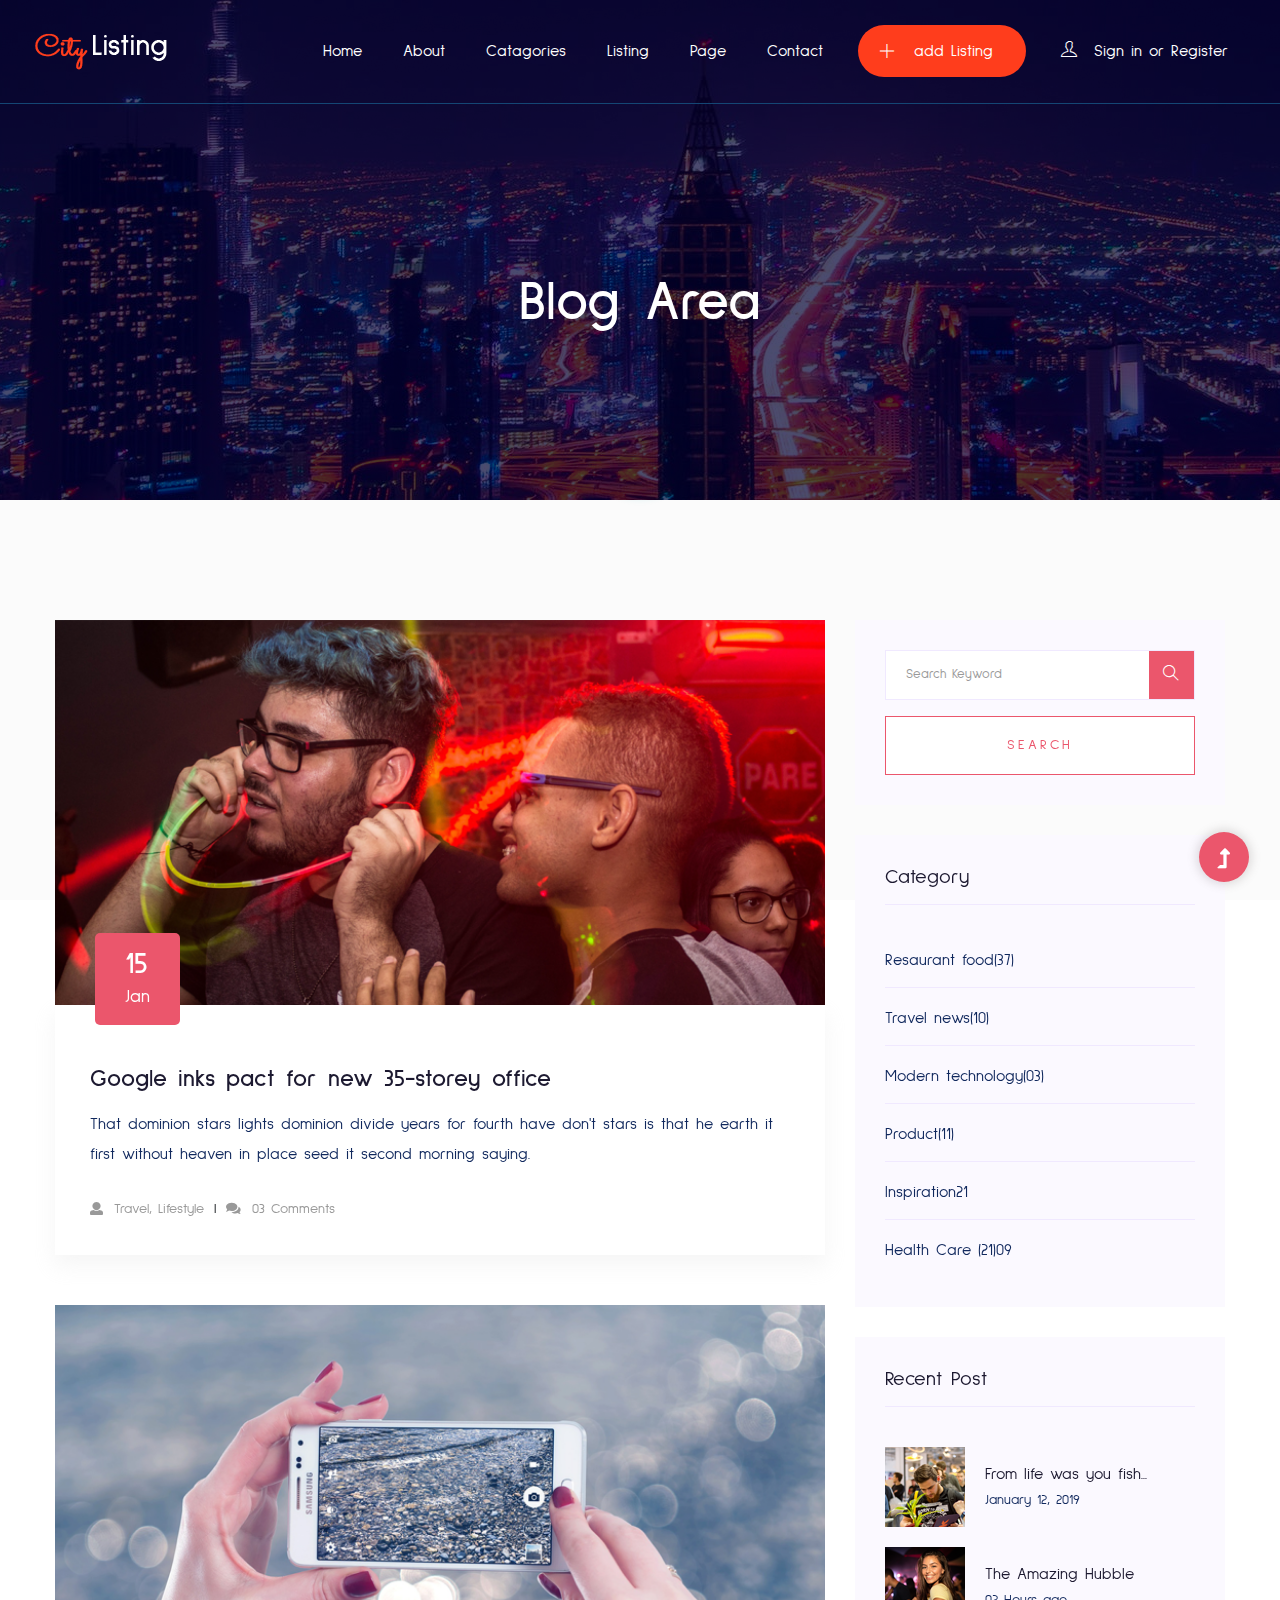
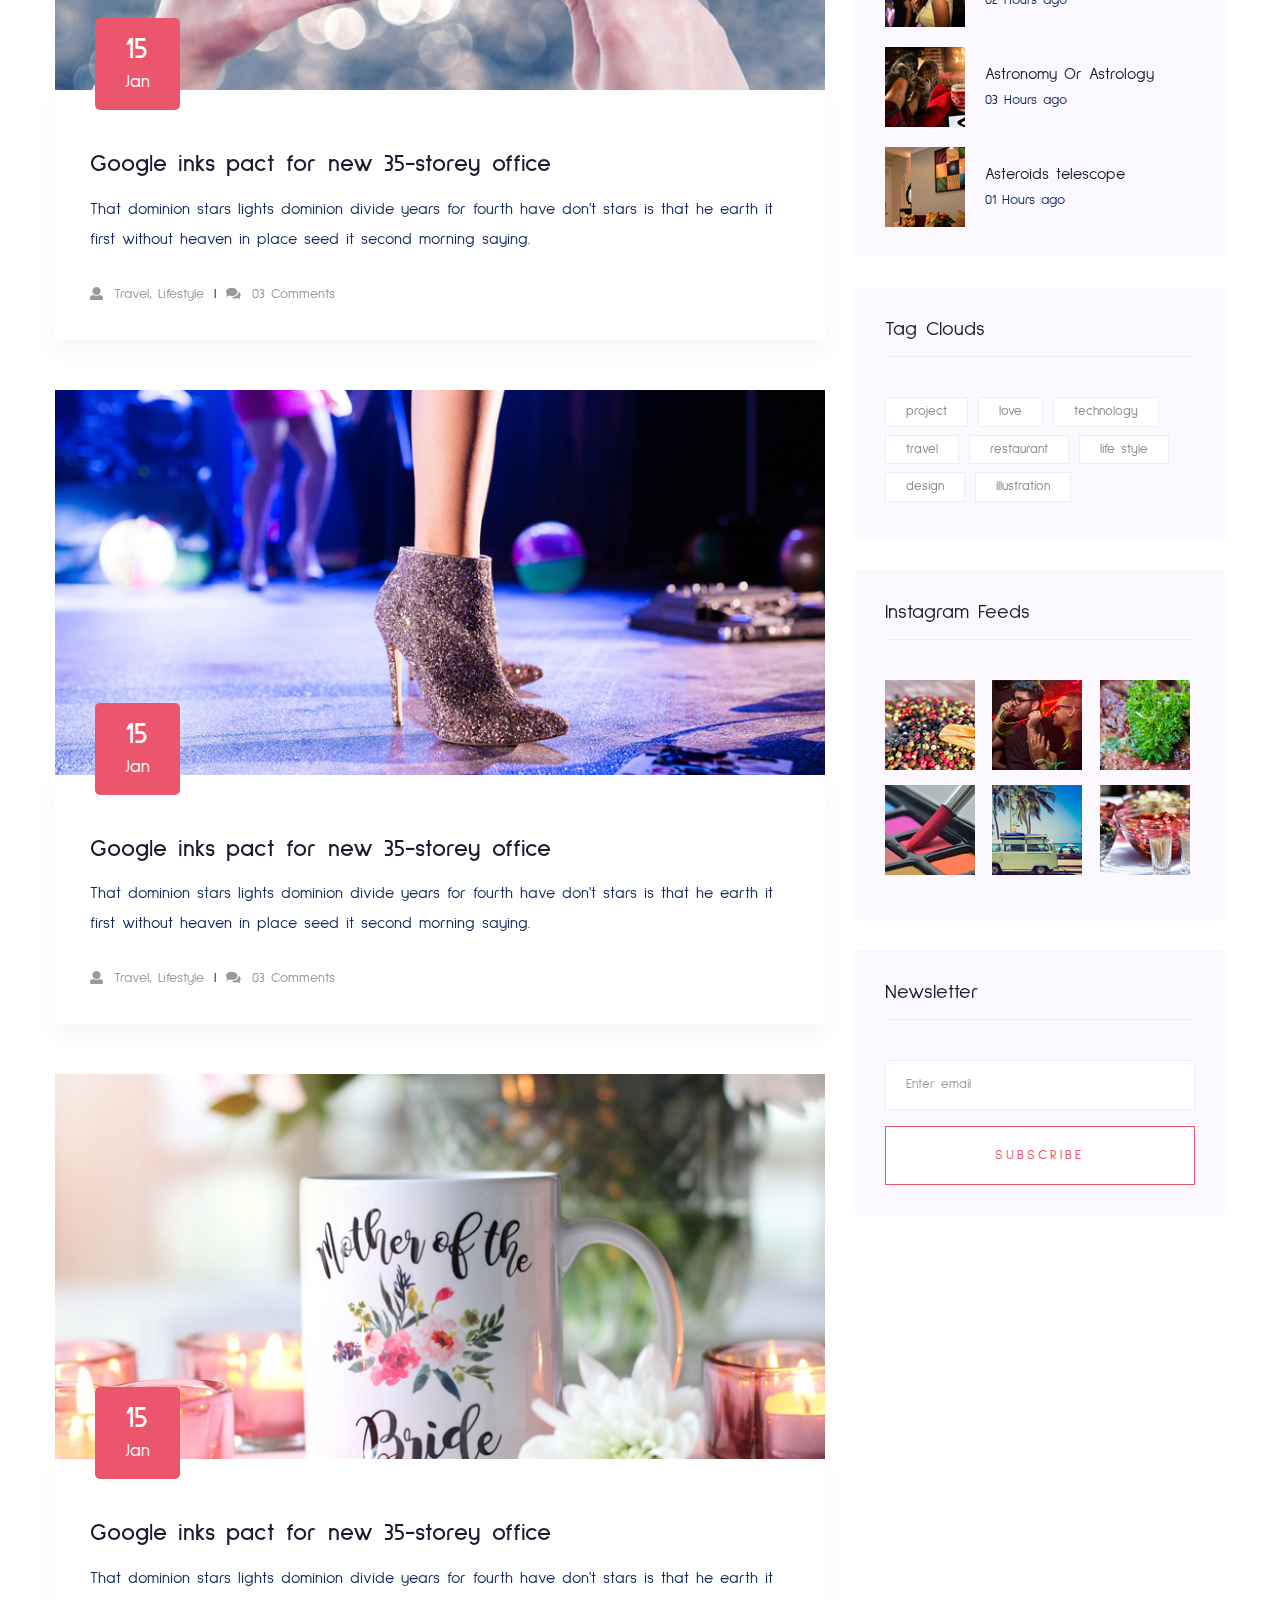
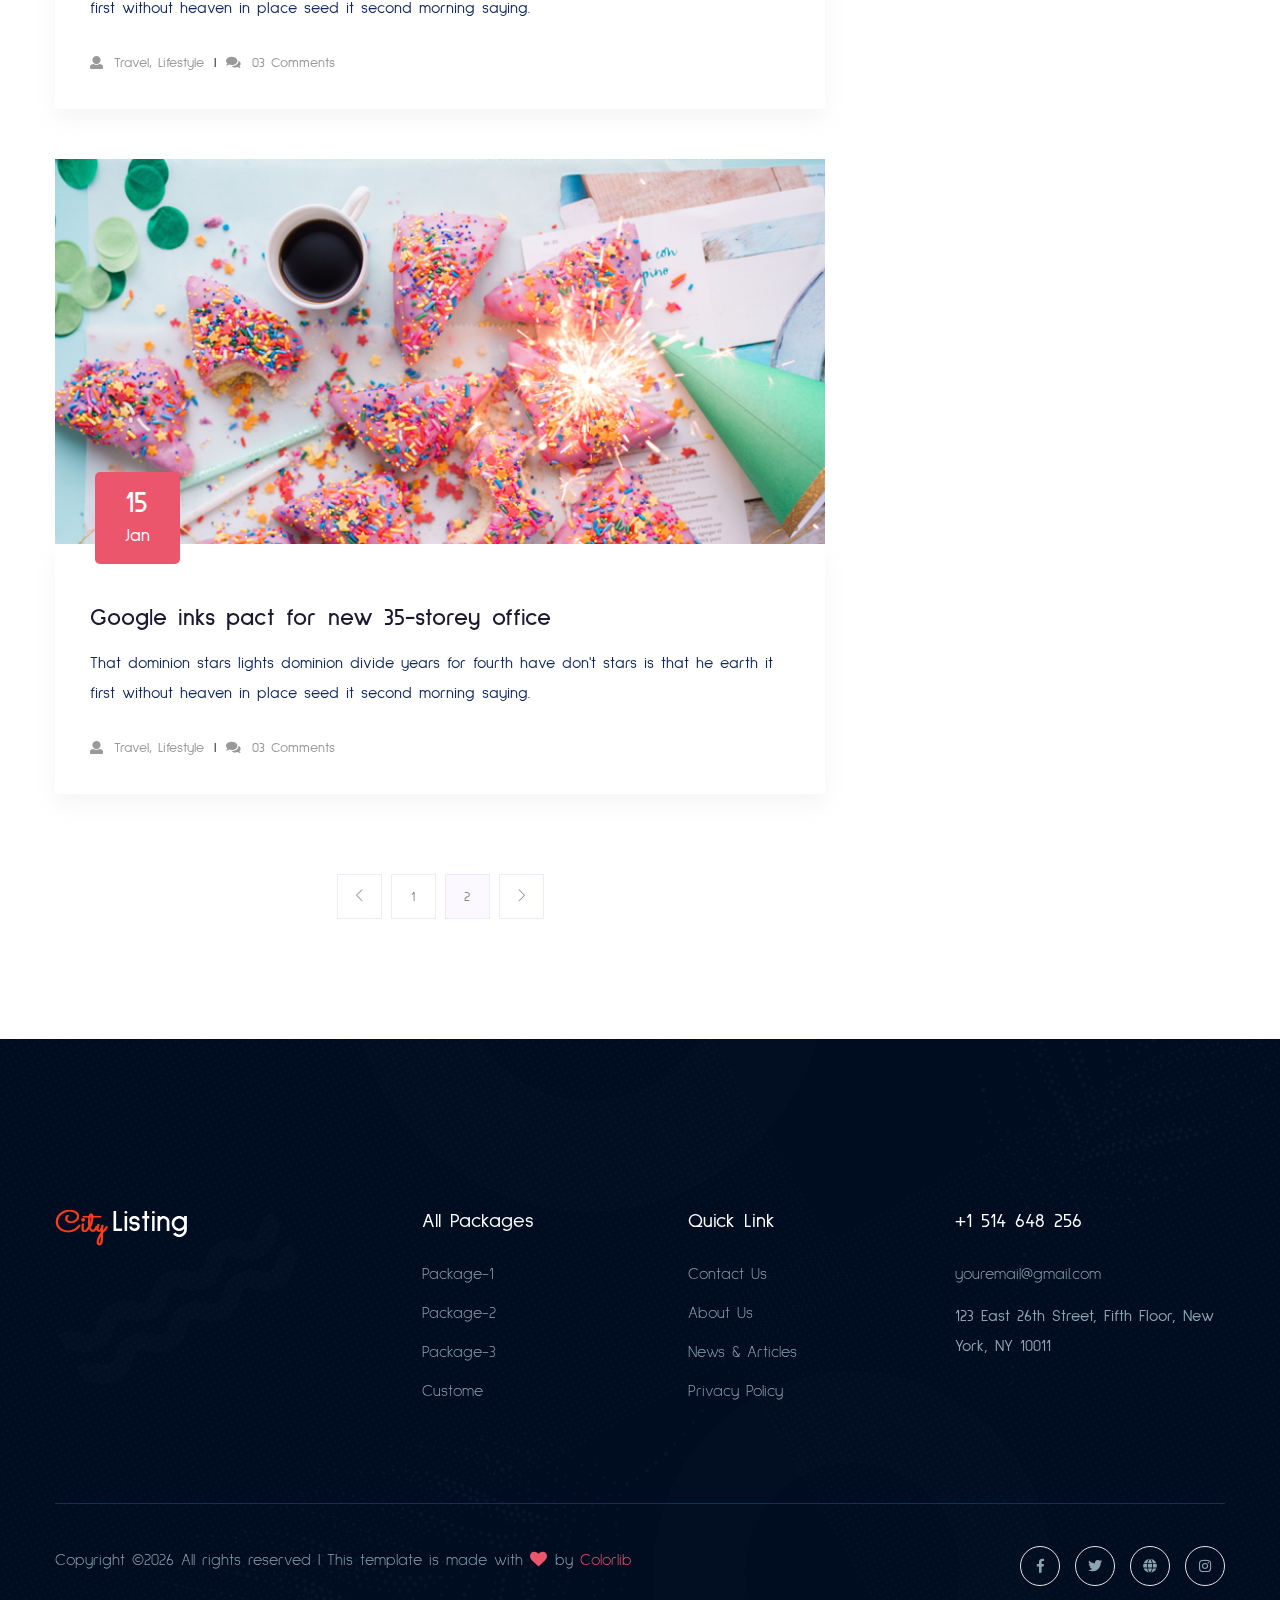
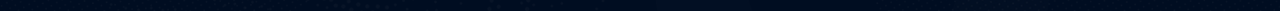
<file: citylisting-master/blog.html>
<!doctype html>
<html class="no-js" lang="zxx">

<head>
    <meta charset="utf-8">
    <meta http-equiv="x-ua-compatible" content="ie=edge">
    <title>Directory HTML-5 Template </title>
    <meta name="description" content="">
    <meta name="viewport" content="width=device-width, initial-scale=1">
    <link rel="shortcut icon" type="image/x-icon" href="assets/img/favicon.ico">

    <!-- CSS here -->
        <link rel="stylesheet" href="assets/css/bootstrap.min.css">
        <link rel="stylesheet" href="assets/css/owl.carousel.min.css">
        <link rel="stylesheet" href="assets/css/slicknav.css">
        <link rel="stylesheet" href="assets/css/animate.min.css">
        <link rel="stylesheet" href="assets/css/magnific-popup.css">
        <link rel="stylesheet" href="assets/css/fontawesome-all.min.css">
        <link rel="stylesheet" href="assets/css/themify-icons.css">
        <link rel="stylesheet" href="assets/css/themify-icons.css">
        <link rel="stylesheet" href="assets/css/slick.css">
        <link rel="stylesheet" href="assets/css/nice-select.css">
        <link rel="stylesheet" href="assets/css/style.css">
        <link rel="stylesheet" href="assets/css/responsive.css">
</head>

<body>
    <!-- Preloader Start -->
    <div id="preloader-active">
        <div class="preloader d-flex align-items-center justify-content-center">
            <div class="preloader-inner position-relative">
                <div class="preloader-circle"></div>
                <div class="preloader-img pere-text">
                    <img src="assets/img/logo/loder.jpg" alt="">
                </div>
            </div>
        </div>
    </div>
    <!-- Preloader Start -->
    <header>
        <!-- Header Start -->
       <div class="header-area header-transparent">
            <div class="main-header">
               <div class="header-bottom  header-sticky">
                    <div class="container-fluid">
                        <div class="row align-items-center">
                            <!-- Logo -->
                            <div class="col-xl-2 col-lg-2 col-md-1">
                                <div class="logo">
                                  <a href="index.html"><img src="assets/img/logo/logo.png" alt=""></a>
                                </div>
                            </div>
                            <div class="col-xl-10 col-lg-10 col-md-8">
                                <!-- Main-menu -->
                                <div class="main-menu f-right d-none d-lg-block">
                                    <nav>
                                        <ul id="navigation">                                                                                                                                     
                                            <li><a href="index.html">Home</a></li>
                                            <li><a href="about.html">About</a></li>
                                            <li><a href="catagori.html">Catagories</a></li>
                                            <li><a href="listing.html">Listing</a></li>
                                            <li><a href="#">Page</a>
                                                <ul class="submenu">
                                                    <li><a href="blog.html">Blog</a></li>
                                                    <li><a href="blog_details.html">Blog Details</a></li>
                                                    <li><a href="elements.html">Element</a></li>
                                                    <li><a href="listing_details.html">Listing details</a></li>
                                                </ul>
                                            </li>
                                            <li><a href="contact.html">Contact</a></li>
                                            <li class="add-list"><a href="listing_details.html"><i class="ti-plus"></i> add Listing</a></li>
                                            <li class="login"><a href="#">
                                                <i class="ti-user"></i> Sign in or Register</a>
                                            </li>
                                        </ul>
                                    </nav>
                                </div>
                            </div>
                            <!-- Mobile Menu -->
                            <div class="col-12">
                                <div class="mobile_menu d-block d-lg-none"></div>
                            </div>
                        </div>
                    </div>
               </div>
            </div>
       </div>
        <!-- Header End -->
    </header>
    <main>

        <!-- Hero Start-->
        <div class="hero-area2  slider-height2 hero-overly2 d-flex align-items-center">
            <div class="container">
                <div class="row">
                    <div class="col-xl-12">
                        <div class="hero-cap text-center pt-50">
                            <h2>Blog Area</h2>
                        </div>
                    </div>
                </div>
            </div>
        </div>
        <!--Hero End -->
        <!--================Blog Area =================-->
        <section class="blog_area section-padding">
            <div class="container">
                <div class="row">
                    <div class="col-lg-8 mb-5 mb-lg-0">
                        <div class="blog_left_sidebar">
                            <article class="blog_item">
                                <div class="blog_item_img">
                                    <img class="card-img rounded-0" src="assets/img/blog/single_blog_1.png" alt="">
                                    <a href="#" class="blog_item_date">
                                        <h3>15</h3>
                                        <p>Jan</p>
                                    </a>
                                </div>

                                <div class="blog_details">
                                    <a class="d-inline-block" href="blog_details.html">
                                        <h2>Google inks pact for new 35-storey office</h2>
                                    </a>
                                    <p>That dominion stars lights dominion divide years for fourth have don't stars is that
                                        he earth it first without heaven in place seed it second morning saying.</p>
                                    <ul class="blog-info-link">
                                        <li><a href="#"><i class="fa fa-user"></i> Travel, Lifestyle</a></li>
                                        <li><a href="#"><i class="fa fa-comments"></i> 03 Comments</a></li>
                                    </ul>
                                </div>
                            </article>

                            <article class="blog_item">
                                <div class="blog_item_img">
                                    <img class="card-img rounded-0" src="assets/img/blog/single_blog_2.png" alt="">
                                    <a href="#" class="blog_item_date">
                                        <h3>15</h3>
                                        <p>Jan</p>
                                    </a>
                                </div>

                                <div class="blog_details">
                                    <a class="d-inline-block" href="blog_details.html">
                                        <h2>Google inks pact for new 35-storey office</h2>
                                    </a>
                                    <p>That dominion stars lights dominion divide years for fourth have don't stars is that
                                        he earth it first without heaven in place seed it second morning saying.</p>
                                    <ul class="blog-info-link">
                                        <li><a href="#"><i class="fa fa-user"></i> Travel, Lifestyle</a></li>
                                        <li><a href="#"><i class="fa fa-comments"></i> 03 Comments</a></li>
                                    </ul>
                                </div>
                            </article>

                            <article class="blog_item">
                                <div class="blog_item_img">
                                    <img class="card-img rounded-0" src="assets/img/blog/single_blog_3.png" alt="">
                                    <a href="#" class="blog_item_date">
                                        <h3>15</h3>
                                        <p>Jan</p>
                                    </a>
                                </div>

                                <div class="blog_details">
                                    <a class="d-inline-block" href="blog_details.html">
                                        <h2>Google inks pact for new 35-storey office</h2>
                                    </a>
                                    <p>That dominion stars lights dominion divide years for fourth have don't stars is that
                                        he earth it first without heaven in place seed it second morning saying.</p>
                                    <ul class="blog-info-link">
                                        <li><a href="#"><i class="fa fa-user"></i> Travel, Lifestyle</a></li>
                                        <li><a href="#"><i class="fa fa-comments"></i> 03 Comments</a></li>
                                    </ul>
                                </div>
                            </article>

                            <article class="blog_item">
                                <div class="blog_item_img">
                                    <img class="card-img rounded-0" src="assets/img/blog/single_blog_4.png" alt="">
                                    <a href="#" class="blog_item_date">
                                        <h3>15</h3>
                                        <p>Jan</p>
                                    </a>
                                </div>

                                <div class="blog_details">
                                    <a class="d-inline-block" href="blog_details.html">
                                        <h2>Google inks pact for new 35-storey office</h2>
                                    </a>
                                    <p>That dominion stars lights dominion divide years for fourth have don't stars is that
                                        he earth it first without heaven in place seed it second morning saying.</p>
                                    <ul class="blog-info-link">
                                        <li><a href="#"><i class="fa fa-user"></i> Travel, Lifestyle</a></li>
                                        <li><a href="#"><i class="fa fa-comments"></i> 03 Comments</a></li>
                                    </ul>
                                </div>
                            </article>

                            <article class="blog_item">
                                <div class="blog_item_img">
                                    <img class="card-img rounded-0" src="assets/img/blog/single_blog_5.png" alt="">
                                    <a href="#" class="blog_item_date">
                                        <h3>15</h3>
                                        <p>Jan</p>
                                    </a>
                                </div>

                                <div class="blog_details">
                                    <a class="d-inline-block" href="blog_details.html">
                                        <h2>Google inks pact for new 35-storey office</h2>
                                    </a>
                                    <p>That dominion stars lights dominion divide years for fourth have don't stars is that
                                        he earth it first without heaven in place seed it second morning saying.</p>
                                    <ul class="blog-info-link">
                                        <li><a href="#"><i class="fa fa-user"></i> Travel, Lifestyle</a></li>
                                        <li><a href="#"><i class="fa fa-comments"></i> 03 Comments</a></li>
                                    </ul>
                                </div>
                            </article>

                            <nav class="blog-pagination justify-content-center d-flex">
                                <ul class="pagination">
                                    <li class="page-item">
                                        <a href="#" class="page-link" aria-label="Previous">
                                            <i class="ti-angle-left"></i>
                                        </a>
                                    </li>
                                    <li class="page-item">
                                        <a href="#" class="page-link">1</a>
                                    </li>
                                    <li class="page-item active">
                                        <a href="#" class="page-link">2</a>
                                    </li>
                                    <li class="page-item">
                                        <a href="#" class="page-link" aria-label="Next">
                                            <i class="ti-angle-right"></i>
                                        </a>
                                    </li>
                                </ul>
                            </nav>
                        </div>
                    </div>
                    <div class="col-lg-4">
                        <div class="blog_right_sidebar">
                            <aside class="single_sidebar_widget search_widget">
                                <form action="#">
                                    <div class="form-group">
                                        <div class="input-group mb-3">
                                            <input type="text" class="form-control" placeholder='Search Keyword'
                                                onfocus="this.placeholder = ''"
                                                onblur="this.placeholder = 'Search Keyword'">
                                            <div class="input-group-append">
                                                <button class="btns" type="button"><i class="ti-search"></i></button>
                                            </div>
                                        </div>
                                    </div>
                                    <button class="button rounded-0 primary-bg text-white w-100 btn_1 boxed-btn"
                                        type="submit">Search</button>
                                </form>
                            </aside>

                            <aside class="single_sidebar_widget post_category_widget">
                                <h4 class="widget_title">Category</h4>
                                <ul class="list cat-list">
                                    <li>
                                        <a href="#" class="d-flex">
                                            <p>Resaurant food</p>
                                            <p>(37)</p>
                                        </a>
                                    </li>
                                    <li>
                                        <a href="#" class="d-flex">
                                            <p>Travel news</p>
                                            <p>(10)</p>
                                        </a>
                                    </li>
                                    <li>
                                        <a href="#" class="d-flex">
                                            <p>Modern technology</p>
                                            <p>(03)</p>
                                        </a>
                                    </li>
                                    <li>
                                        <a href="#" class="d-flex">
                                            <p>Product</p>
                                            <p>(11)</p>
                                        </a>
                                    </li>
                                    <li>
                                        <a href="#" class="d-flex">
                                            <p>Inspiration</p>
                                            <p>21</p>
                                        </a>
                                    </li>
                                    <li>
                                        <a href="#" class="d-flex">
                                            <p>Health Care (21)</p>
                                            <p>09</p>
                                        </a>
                                    </li>
                                </ul>
                            </aside>

                            <aside class="single_sidebar_widget popular_post_widget">
                                <h3 class="widget_title">Recent Post</h3>
                                <div class="media post_item">
                                    <img src="assets/img/post/post_1.png" alt="post">
                                    <div class="media-body">
                                        <a href="blog_details.html">
                                            <h3>From life was you fish...</h3>
                                        </a>
                                        <p>January 12, 2019</p>
                                    </div>
                                </div>
                                <div class="media post_item">
                                    <img src="assets/img/post/post_2.png" alt="post">
                                    <div class="media-body">
                                        <a href="blog_details.html">
                                            <h3>The Amazing Hubble</h3>
                                        </a>
                                        <p>02 Hours ago</p>
                                    </div>
                                </div>
                                <div class="media post_item">
                                    <img src="assets/img/post/post_3.png" alt="post">
                                    <div class="media-body">
                                        <a href="blog_details.html">
                                            <h3>Astronomy Or Astrology</h3>
                                        </a>
                                        <p>03 Hours ago</p>
                                    </div>
                                </div>
                                <div class="media post_item">
                                    <img src="assets/img/post/post_4.png" alt="post">
                                    <div class="media-body">
                                        <a href="blog_details.html">
                                            <h3>Asteroids telescope</h3>
                                        </a>
                                        <p>01 Hours ago</p>
                                    </div>
                                </div>
                            </aside>
                            <aside class="single_sidebar_widget tag_cloud_widget">
                                <h4 class="widget_title">Tag Clouds</h4>
                                <ul class="list">
                                    <li>
                                        <a href="#">project</a>
                                    </li>
                                    <li>
                                        <a href="#">love</a>
                                    </li>
                                    <li>
                                        <a href="#">technology</a>
                                    </li>
                                    <li>
                                        <a href="#">travel</a>
                                    </li>
                                    <li>
                                        <a href="#">restaurant</a>
                                    </li>
                                    <li>
                                        <a href="#">life style</a>
                                    </li>
                                    <li>
                                        <a href="#">design</a>
                                    </li>
                                    <li>
                                        <a href="#">illustration</a>
                                    </li>
                                </ul>
                            </aside>

                            <aside class="single_sidebar_widget instagram_feeds">
                                <h4 class="widget_title">Instagram Feeds</h4>
                                <ul class="instagram_row flex-wrap">
                                    <li>
                                        <a href="#">
                                            <img class="img-fluid" src="assets/img/post/post_5.png" alt="">
                                        </a>
                                    </li>
                                    <li>
                                        <a href="#">
                                            <img class="img-fluid" src="assets/img/post/post_6.png" alt="">
                                        </a>
                                    </li>
                                    <li>
                                        <a href="#">
                                            <img class="img-fluid" src="assets/img/post/post_7.png" alt="">
                                        </a>
                                    </li>
                                    <li>
                                        <a href="#">
                                            <img class="img-fluid" src="assets/img/post/post_8.png" alt="">
                                        </a>
                                    </li>
                                    <li>
                                        <a href="#">
                                            <img class="img-fluid" src="assets/img/post/post_9.png" alt="">
                                        </a>
                                    </li>
                                    <li>
                                        <a href="#">
                                            <img class="img-fluid" src="assets/img/post/post_10.png" alt="">
                                        </a>
                                    </li>
                                </ul>
                            </aside>


                            <aside class="single_sidebar_widget newsletter_widget">
                                <h4 class="widget_title">Newsletter</h4>

                                <form action="#">
                                    <div class="form-group">
                                        <input type="email" class="form-control" onfocus="this.placeholder = ''"
                                            onblur="this.placeholder = 'Enter email'" placeholder='Enter email' required>
                                    </div>
                                    <button class="button rounded-0 primary-bg text-white w-100 btn_1 boxed-btn"
                                        type="submit">Subscribe</button>
                                </form>
                            </aside>
                        </div>
                    </div>
                </div>
            </div>
        </section>
        <!--================Blog Area =================-->

    </main>
    <footer>
        <!-- Footer Start-->
        <div class="footer-area">
            <div class="container">
               <div class="footer-top footer-padding">
                    <div class="row justify-content-between">
                        <div class="col-xl-3 col-lg-4 col-md-4 col-sm-6">
                            <div class="single-footer-caption mb-50">
                                <div class="single-footer-caption mb-30">
                                    <!-- logo -->
                                    <div class="footer-logo">
                                        <a href="index.html"><img src="assets/img/logo/logo2_footer.png" alt=""></a>
                                    </div>
                                </div>
                            </div>
                        </div>
                        <div class="col-xl-2 col-lg-2 col-md-4 col-sm-6">
                            <div class="single-footer-caption mb-50">
                                <div class="footer-tittle">
                                    <h4>All packages</h4>
                                    <ul>
                                        <li><a href="#">Package-1</a></li>
                                        <li><a href="#">Package-2</a></li>
                                        <li><a href="#">Package-3</a></li>
                                        <li><a href="#">Custome</a></li>
                                    </ul>
                                </div>
                            </div>
                        </div>
                        <div class="col-xl-2 col-lg-3 col-md-4 col-sm-6">
                            <div class="single-footer-caption mb-50">
                                <div class="footer-tittle">
                                    <h4>Quick Link</h4>
                                    <ul>
                                        <li><a href="#">Contact Us</a></li>
                                        <li><a href="#">About Us</a></li>
                                        <li><a href="#">News & Articles</a></li>
                                        <li><a href="#">Privacy Policy</a></li>     
                                    </ul>
                                </div>
                            </div>
                        </div>
                        <div class="col-xl-3 col-lg-3 col-md-4 col-sm-6">
                            <div class="single-footer-caption mb-50">
                                <div class="footer-tittle">
                                    <h4>+1 514 648 256</h4>
                                    <ul>
                                        <li><a href="#">youremail@gmail.com</a></li>
                                    </ul>
                                    <p>123 East 26th Street, Fifth Floor, New York, NY 10011</p>
                                </div>
                            </div>
                        </div>
                    </div>
               </div>
                <div class="footer-bottom">
                    <div class="row d-flex justify-content-between align-items-center">
                        <div class="col-xl-9 col-lg-9 ">
                            <div class="footer-copy-right">
                                <p><!-- Link back to Colorlib can't be removed. Template is licensed under CC BY 3.0. -->
  Copyright &copy;<script>document.write(new Date().getFullYear());</script> All rights reserved | This template is made with <i class="fa fa-heart" aria-hidden="true"></i> by <a href="https://colorlib.com" target="_blank">Colorlib</a>
  <!-- Link back to Colorlib can't be removed. Template is licensed under CC BY 3.0. --></p>
                            </div>
                        </div>
                        <div class="col-xl-3 col-lg-3">
                            <!-- Footer Social -->
                            <div class="footer-social f-right">
                                <a href="#"><i class="fab fa-facebook-f"></i></a>
                                <a href="#"><i class="fab fa-twitter"></i></a>
                                <a href="#"><i class="fas fa-globe"></i></a>
                                <a href="#"><i class="fab fa-instagram"></i></a>
                            </div>
                        </div>
                    </div>
               </div>
            </div>
        </div>
        <!-- Footer End-->
    </footer>
    <!-- Scroll Up -->
    <div id="back-top" >
        <a title="Go to Top" href="#"> <i class="fas fa-level-up-alt"></i></a>
    </div>

<!-- JS here -->
	
		<!-- All JS Custom Plugins Link Here here -->
        <script src="./assets/js/vendor/modernizr-3.5.0.min.js"></script>
		<!-- Jquery, Popper, Bootstrap -->
		<script src="./assets/js/vendor/jquery-1.12.4.min.js"></script>
        <script src="./assets/js/popper.min.js"></script>
        <script src="./assets/js/bootstrap.min.js"></script>
	    <!-- Jquery Mobile Menu -->
        <script src="./assets/js/jquery.slicknav.min.js"></script>

		<!-- Jquery Slick , Owl-Carousel Plugins -->
        <script src="./assets/js/owl.carousel.min.js"></script>
        <script src="./assets/js/slick.min.js"></script>
		<!-- One Page, Animated-HeadLin -->
        <script src="./assets/js/wow.min.js"></script>
		<script src="./assets/js/animated.headline.js"></script>
		
		<!-- Nice-select, sticky -->
        <script src="./assets/js/jquery.nice-select.min.js"></script>
		<script src="./assets/js/jquery.sticky.js"></script>
        <script src="./assets/js/jquery.magnific-popup.js"></script>

        <!-- contact js -->
        <script src="./assets/js/contact.js"></script>
        <script src="./assets/js/jquery.form.js"></script>
        <script src="./assets/js/jquery.validate.min.js"></script>
        <script src="./assets/js/mail-script.js"></script>
        <script src="./assets/js/jquery.ajaxchimp.min.js"></script>
        
		<!-- Jquery Plugins, main Jquery -->	
        <script src="./assets/js/plugins.js"></script>
        <script src="./assets/js/main.js"></script>
        
</body>
</html>
</file>
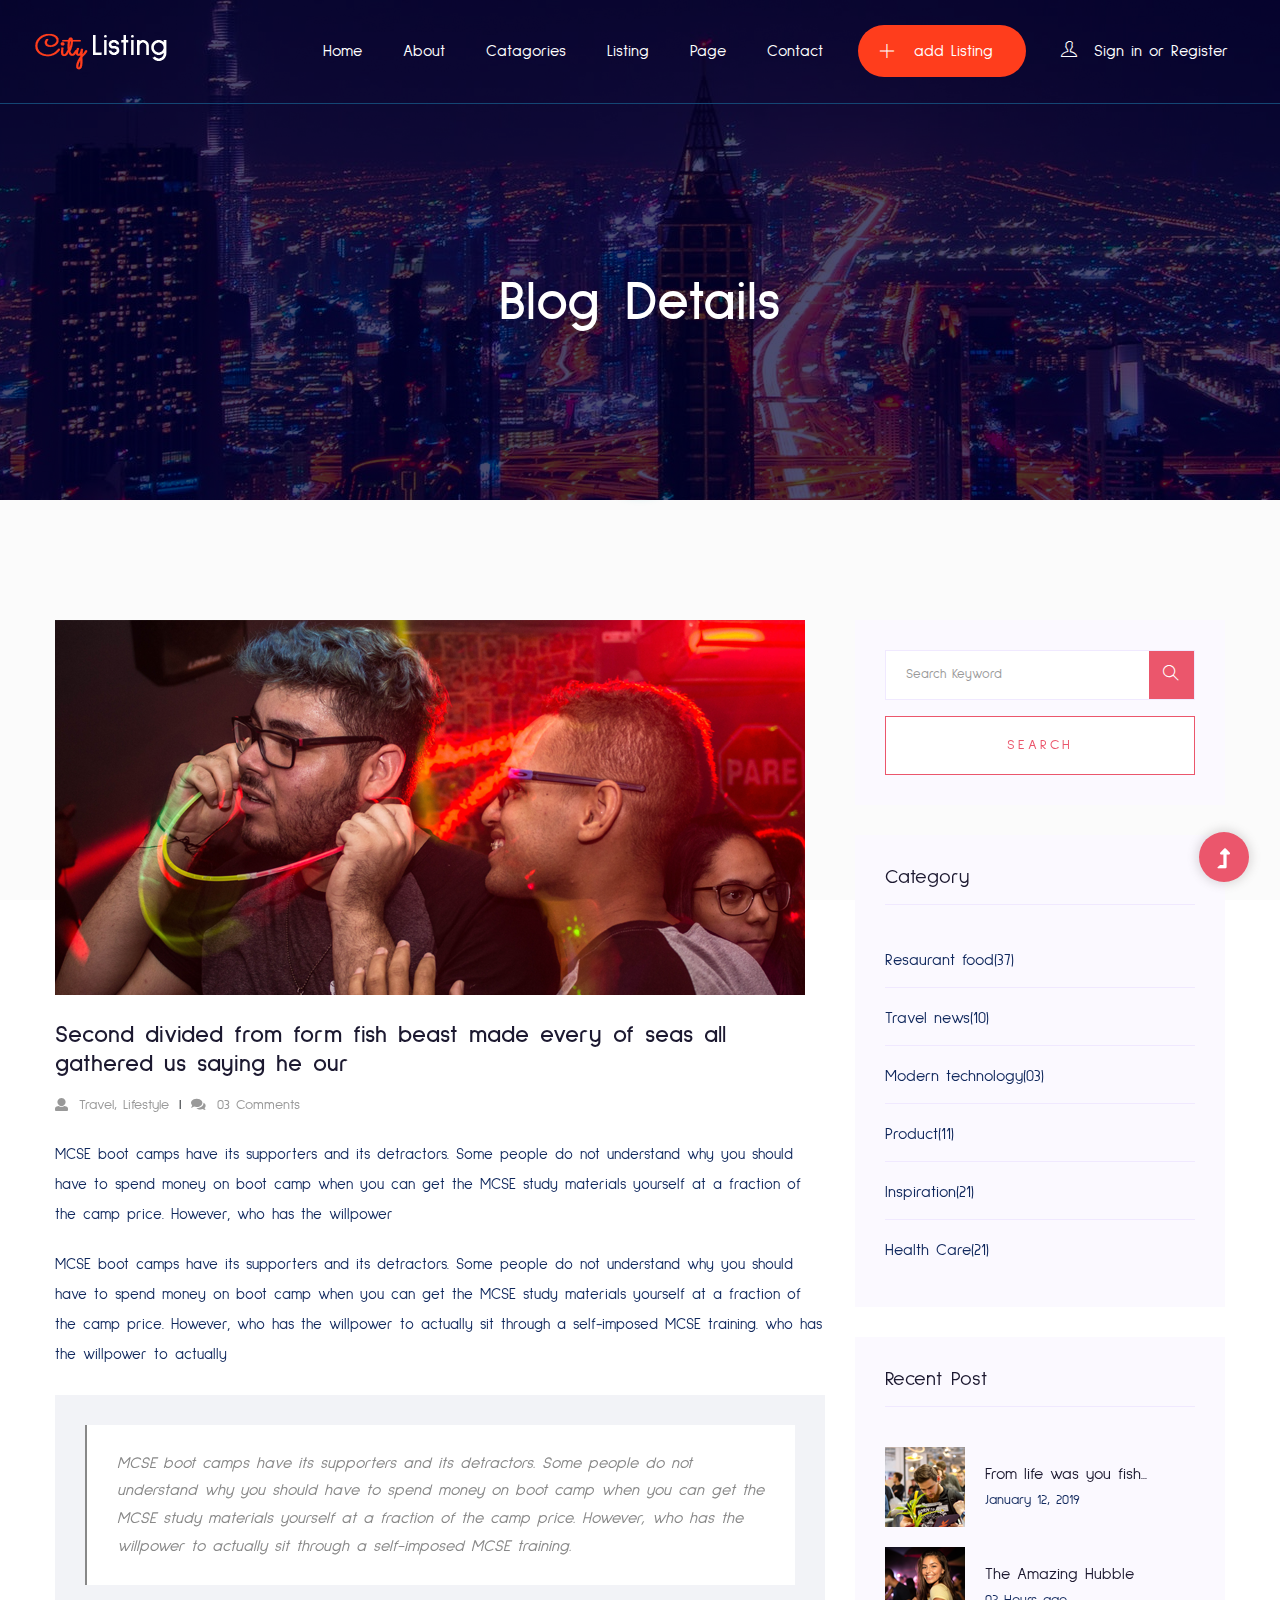
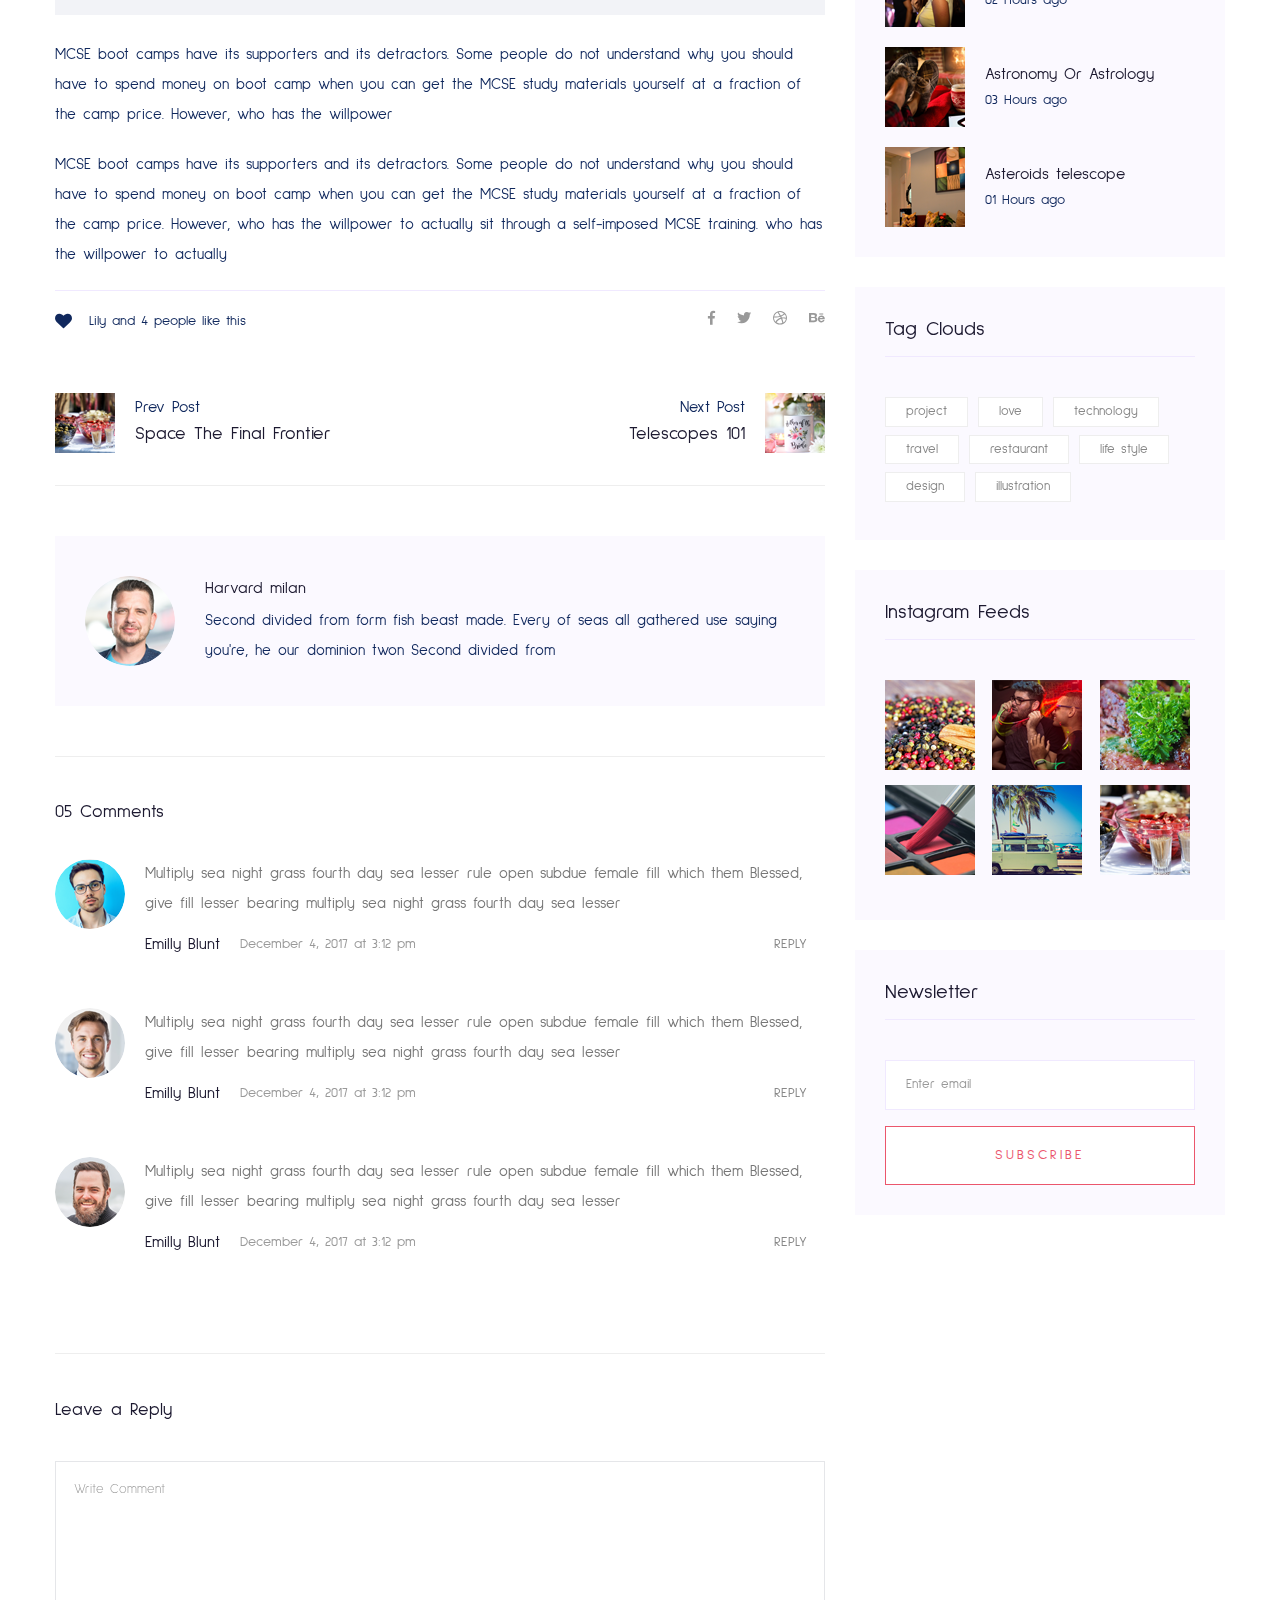
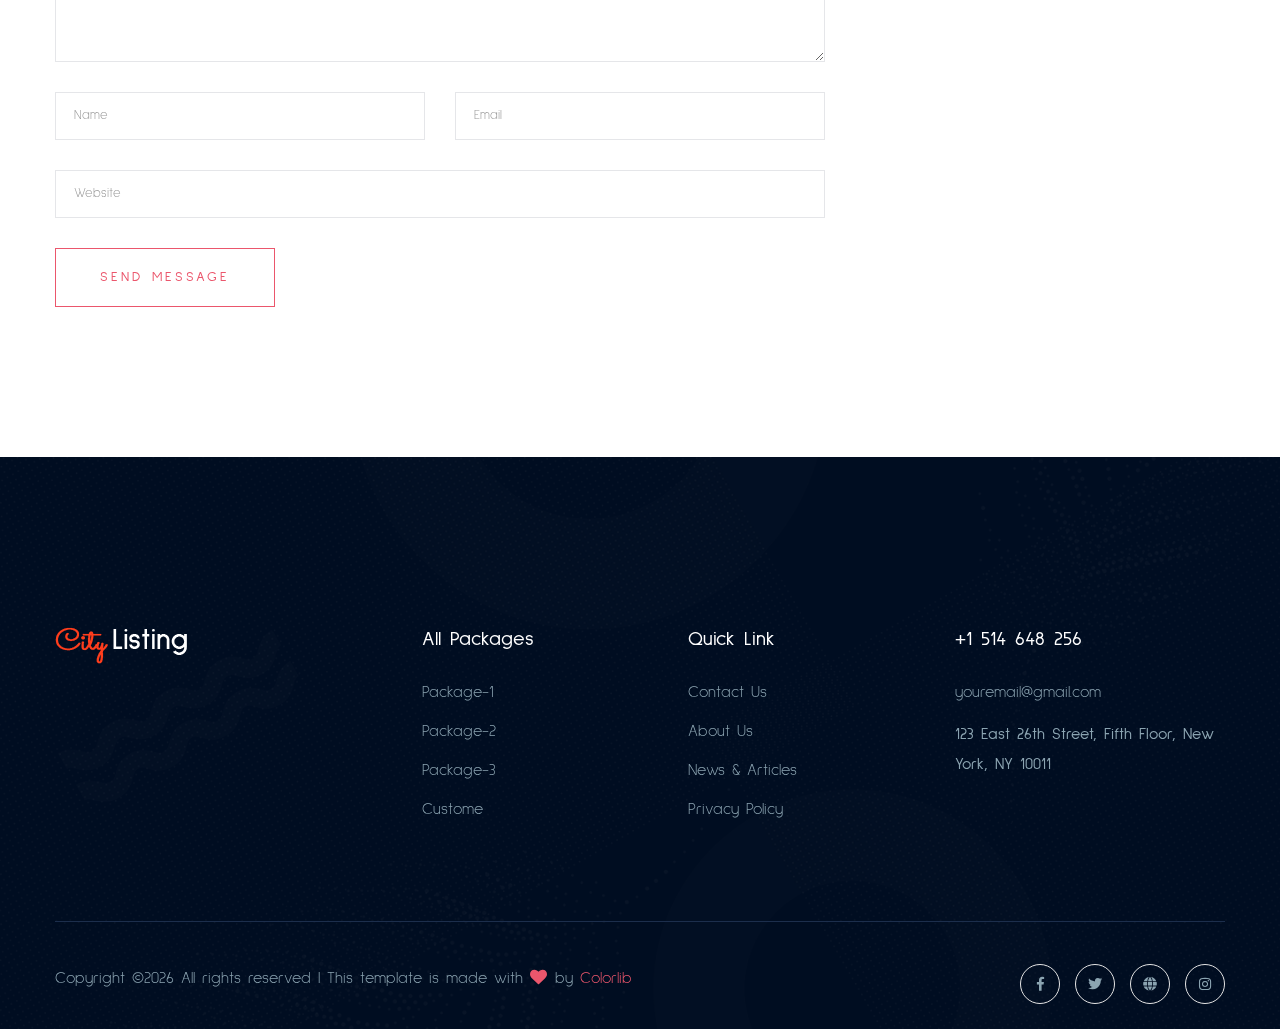
<file: citylisting-master/blog_details.html>
<!doctype html>
<html class="no-js" lang="zxx">

<head>
   <meta charset="utf-8">
   <meta http-equiv="x-ua-compatible" content="ie=edge">
   <title>Directory HTML-5 Template </title>
   <meta name="description" content="">
   <meta name="viewport" content="width=device-width, initial-scale=1">
   <link rel="shortcut icon" type="image/x-icon" href="assets/img/favicon.ico">

  <!-- CSS here -->
      <link rel="stylesheet" href="assets/css/bootstrap.min.css">
      <link rel="stylesheet" href="assets/css/owl.carousel.min.css">
      <link rel="stylesheet" href="assets/css/slicknav.css">
      <link rel="stylesheet" href="assets/css/animate.min.css">
      <link rel="stylesheet" href="assets/css/magnific-popup.css">
      <link rel="stylesheet" href="assets/css/fontawesome-all.min.css">
      <link rel="stylesheet" href="assets/css/themify-icons.css">
      <link rel="stylesheet" href="assets/css/slick.css">
      <link rel="stylesheet" href="assets/css/nice-select.css">
      <link rel="stylesheet" href="assets/css/style.css">
</head>

<body>
   <!-- Preloader Start -->
   <div id="preloader-active">
      <div class="preloader d-flex align-items-center justify-content-center">
            <div class="preloader-inner position-relative">
               <div class="preloader-circle"></div>
               <div class="preloader-img pere-text">
                  <img src="assets/img/logo/loder.jpg" alt="">
               </div>
            </div>
      </div>
   </div>
   <!-- Preloader Start-->
   <header>
      <!-- Header Start -->
     <div class="header-area header-transparent">
          <div class="main-header">
             <div class="header-bottom  header-sticky">
                  <div class="container-fluid">
                      <div class="row align-items-center">
                          <!-- Logo -->
                          <div class="col-xl-2 col-lg-2 col-md-1">
                              <div class="logo">
                                <a href="index.html"><img src="assets/img/logo/logo.png" alt=""></a>
                              </div>
                          </div>
                          <div class="col-xl-10 col-lg-10 col-md-8">
                              <!-- Main-menu -->
                              <div class="main-menu f-right d-none d-lg-block">
                                  <nav>
                                      <ul id="navigation">                                                                                                                                     
                                          <li><a href="index.html">Home</a></li>
                                          <li><a href="about.html">About</a></li>
                                          <li><a href="catagori.html">Catagories</a></li>
                                          <li><a href="listing.html">Listing</a></li>
                                          <li><a href="#">Page</a>
                                              <ul class="submenu">
                                                  <li><a href="blog.html">Blog</a></li>
                                                  <li><a href="blog_details.html">Blog Details</a></li>
                                                  <li><a href="elements.html">Element</a></li>
                                                  <li><a href="listing_details.html">Listing details</a></li>
                                              </ul>
                                          </li>
                                          <li><a href="contact.html">Contact</a></li>
                                          <li class="add-list"><a href="listing_details.html"><i class="ti-plus"></i> add Listing</a></li>
                                          <li class="login"><a href="#">
                                              <i class="ti-user"></i> Sign in or Register</a>
                                          </li>
                                      </ul>
                                  </nav>
                              </div>
                          </div>
                          <!-- Mobile Menu -->
                          <div class="col-12">
                              <div class="mobile_menu d-block d-lg-none"></div>
                          </div>
                      </div>
                  </div>
             </div>
          </div>
     </div>
      <!-- Header End -->
  </header>
   <main>
      <!-- Hero Start-->
      <div class="hero-area2  slider-height2 hero-overly2 d-flex align-items-center">
         <div class="container">
               <div class="row">
                  <div class="col-xl-12">
                     <div class="hero-cap text-center pt-50">
                           <h2>Blog Details</h2>
                     </div>
                  </div>
               </div>
         </div>
      </div>
      <!--Hero End -->
      <!--================Blog Area =================-->
      <section class="blog_area single-post-area section-padding">
         <div class="container">
            <div class="row">
               <div class="col-lg-8 posts-list">
                  <div class="single-post">
                     <div class="feature-img">
                        <img class="img-fluid" src="assets/img/blog/single_blog_1.png" alt="">
                     </div>
                     <div class="blog_details">
                        <h2>Second divided from form fish beast made every of seas
                           all gathered us saying he our
                        </h2>
                        <ul class="blog-info-link mt-3 mb-4">
                           <li><a href="#"><i class="fa fa-user"></i> Travel, Lifestyle</a></li>
                           <li><a href="#"><i class="fa fa-comments"></i> 03 Comments</a></li>
                        </ul>
                        <p class="excert">
                           MCSE boot camps have its supporters and its detractors. Some people do not understand why you
                           should have to spend money on boot camp when you can get the MCSE study materials yourself at a
                           fraction of the camp price. However, who has the willpower
                        </p>
                        <p>
                           MCSE boot camps have its supporters and its detractors. Some people do not understand why you
                           should have to spend money on boot camp when you can get the MCSE study materials yourself at a
                           fraction of the camp price. However, who has the willpower to actually sit through a
                           self-imposed MCSE training. who has the willpower to actually
                        </p>
                        <div class="quote-wrapper">
                           <div class="quotes">
                              MCSE boot camps have its supporters and its detractors. Some people do not understand why you
                              should have to spend money on boot camp when you can get the MCSE study materials yourself at
                              a fraction of the camp price. However, who has the willpower to actually sit through a
                              self-imposed MCSE training.
                           </div>
                        </div>
                        <p>
                           MCSE boot camps have its supporters and its detractors. Some people do not understand why you
                           should have to spend money on boot camp when you can get the MCSE study materials yourself at a
                           fraction of the camp price. However, who has the willpower
                        </p>
                        <p>
                           MCSE boot camps have its supporters and its detractors. Some people do not understand why you
                           should have to spend money on boot camp when you can get the MCSE study materials yourself at a
                           fraction of the camp price. However, who has the willpower to actually sit through a
                           self-imposed MCSE training. who has the willpower to actually
                        </p>
                     </div>
                  </div>
                  <div class="navigation-top">
                     <div class="d-sm-flex justify-content-between text-center">
                        <p class="like-info"><span class="align-middle"><i class="fa fa-heart"></i></span> Lily and 4
                           people like this</p>
                        <div class="col-sm-4 text-center my-2 my-sm-0">
                           <!-- <p class="comment-count"><span class="align-middle"><i class="fa fa-comment"></i></span> 06 Comments</p> -->
                        </div>
                        <ul class="social-icons">
                           <li><a href="#"><i class="fab fa-facebook-f"></i></a></li>
                           <li><a href="#"><i class="fab fa-twitter"></i></a></li>
                           <li><a href="#"><i class="fab fa-dribbble"></i></a></li>
                           <li><a href="#"><i class="fab fa-behance"></i></a></li>
                        </ul>
                     </div>
                     <div class="navigation-area">
                        <div class="row">
                           <div
                              class="col-lg-6 col-md-6 col-12 nav-left flex-row d-flex justify-content-start align-items-center">
                              <div class="thumb">
                                 <a href="#">
                                    <img class="img-fluid" src="assets/img/post/preview.png" alt="">
                                 </a>
                              </div>
                              <div class="arrow">
                                 <a href="#">
                                    <span class="lnr text-white ti-arrow-left"></span>
                                 </a>
                              </div>
                              <div class="detials">
                                 <p>Prev Post</p>
                                 <a href="#">
                                    <h4>Space The Final Frontier</h4>
                                 </a>
                              </div>
                           </div>
                           <div
                              class="col-lg-6 col-md-6 col-12 nav-right flex-row d-flex justify-content-end align-items-center">
                              <div class="detials">
                                 <p>Next Post</p>
                                 <a href="#">
                                    <h4>Telescopes 101</h4>
                                 </a>
                              </div>
                              <div class="arrow">
                                 <a href="#">
                                    <span class="lnr text-white ti-arrow-right"></span>
                                 </a>
                              </div>
                              <div class="thumb">
                                 <a href="#">
                                    <img class="img-fluid" src="assets/img/post/next.png" alt="">
                                 </a>
                              </div>
                           </div>
                        </div>
                     </div>
                  </div>
                  <div class="blog-author">
                     <div class="media align-items-center">
                        <img src="assets/img/blog/author.png" alt="">
                        <div class="media-body">
                           <a href="#">
                              <h4>Harvard milan</h4>
                           </a>
                           <p>Second divided from form fish beast made. Every of seas all gathered use saying you're, he
                              our dominion twon Second divided from</p>
                        </div>
                     </div>
                  </div>
                  <div class="comments-area">
                     <h4>05 Comments</h4>
                     <div class="comment-list">
                        <div class="single-comment justify-content-between d-flex">
                           <div class="user justify-content-between d-flex">
                              <div class="thumb">
                                 <img src="assets/img/comment/comment_1.png" alt="">
                              </div>
                              <div class="desc">
                                 <p class="comment">
                                    Multiply sea night grass fourth day sea lesser rule open subdue female fill which them
                                    Blessed, give fill lesser bearing multiply sea night grass fourth day sea lesser
                                 </p>
                                 <div class="d-flex justify-content-between">
                                    <div class="d-flex align-items-center">
                                       <h5>
                                          <a href="#">Emilly Blunt</a>
                                       </h5>
                                       <p class="date">December 4, 2017 at 3:12 pm </p>
                                    </div>
                                    <div class="reply-btn">
                                       <a href="#" class="btn-reply text-uppercase">reply</a>
                                    </div>
                                 </div>
                              </div>
                           </div>
                        </div>
                     </div>
                     <div class="comment-list">
                        <div class="single-comment justify-content-between d-flex">
                           <div class="user justify-content-between d-flex">
                              <div class="thumb">
                                 <img src="assets/img/comment/comment_2.png" alt="">
                              </div>
                              <div class="desc">
                                 <p class="comment">
                                    Multiply sea night grass fourth day sea lesser rule open subdue female fill which them
                                    Blessed, give fill lesser bearing multiply sea night grass fourth day sea lesser
                                 </p>
                                 <div class="d-flex justify-content-between">
                                    <div class="d-flex align-items-center">
                                       <h5>
                                          <a href="#">Emilly Blunt</a>
                                       </h5>
                                       <p class="date">December 4, 2017 at 3:12 pm </p>
                                    </div>
                                    <div class="reply-btn">
                                       <a href="#" class="btn-reply text-uppercase">reply</a>
                                    </div>
                                 </div>
                              </div>
                           </div>
                        </div>
                     </div>
                     <div class="comment-list">
                        <div class="single-comment justify-content-between d-flex">
                           <div class="user justify-content-between d-flex">
                              <div class="thumb">
                                 <img src="assets/img/comment/comment_3.png" alt="">
                              </div>
                              <div class="desc">
                                 <p class="comment">
                                    Multiply sea night grass fourth day sea lesser rule open subdue female fill which them
                                    Blessed, give fill lesser bearing multiply sea night grass fourth day sea lesser
                                 </p>
                                 <div class="d-flex justify-content-between">
                                    <div class="d-flex align-items-center">
                                       <h5>
                                          <a href="#">Emilly Blunt</a>
                                       </h5>
                                       <p class="date">December 4, 2017 at 3:12 pm </p>
                                    </div>
                                    <div class="reply-btn">
                                       <a href="#" class="btn-reply text-uppercase">reply</a>
                                    </div>
                                 </div>
                              </div>
                           </div>
                        </div>
                     </div>
                  </div>
                  <div class="comment-form">
                     <h4>Leave a Reply</h4>
                     <form class="form-contact comment_form" action="#" id="commentForm">
                        <div class="row">
                           <div class="col-12">
                              <div class="form-group">
                                 <textarea class="form-control w-100" name="comment" id="comment" cols="30" rows="9"
                                    placeholder="Write Comment"></textarea>
                              </div>
                           </div>
                           <div class="col-sm-6">
                              <div class="form-group">
                                 <input class="form-control" name="name" id="name" type="text" placeholder="Name">
                              </div>
                           </div>
                           <div class="col-sm-6">
                              <div class="form-group">
                                 <input class="form-control" name="email" id="email" type="email" placeholder="Email">
                              </div>
                           </div>
                           <div class="col-12">
                              <div class="form-group">
                                 <input class="form-control" name="website" id="website" type="text" placeholder="Website">
                              </div>
                           </div>
                        </div>
                        <div class="form-group">
                           <button type="submit" class="button button-contactForm btn_1 boxed-btn">Send Message</button>
                        </div>
                     </form>
                  </div>
               </div>
               <div class="col-lg-4">
                  <div class="blog_right_sidebar">
                     <aside class="single_sidebar_widget search_widget">
                        <form action="#">
                           <div class="form-group">
                              <div class="input-group mb-3">
                                 <input type="text" class="form-control" placeholder='Search Keyword'
                                    onfocus="this.placeholder = ''" onblur="this.placeholder = 'Search Keyword'">
                                 <div class="input-group-append">
                                    <button class="btns" type="button"><i class="ti-search"></i></button>
                                 </div>
                              </div>
                           </div>
                           <button class="button rounded-0 primary-bg text-white w-100 btn_1 boxed-btn"
                              type="submit">Search</button>
                        </form>
                     </aside>
                     <aside class="single_sidebar_widget post_category_widget">
                        <h4 class="widget_title">Category</h4>
                        <ul class="list cat-list">
                           <li>
                              <a href="#" class="d-flex">
                                 <p>Resaurant food</p>
                                 <p>(37)</p>
                              </a>
                           </li>
                           <li>
                              <a href="#" class="d-flex">
                                 <p>Travel news</p>
                                 <p>(10)</p>
                              </a>
                           </li>
                           <li>
                              <a href="#" class="d-flex">
                                 <p>Modern technology</p>
                                 <p>(03)</p>
                              </a>
                           </li>
                           <li>
                              <a href="#" class="d-flex">
                                 <p>Product</p>
                                 <p>(11)</p>
                              </a>
                           </li>
                           <li>
                              <a href="#" class="d-flex">
                                 <p>Inspiration</p>
                                 <p>(21)</p>
                              </a>
                           </li>
                           <li>
                              <a href="#" class="d-flex">
                                 <p>Health Care</p>
                                 <p>(21)</p>
                              </a>
                           </li>
                        </ul>
                     </aside>
                     <aside class="single_sidebar_widget popular_post_widget">
                        <h3 class="widget_title">Recent Post</h3>
                        <div class="media post_item">
                           <img src="assets/img/post/post_1.png" alt="post">
                           <div class="media-body">
                              <a href="blog_details.html">
                                 <h3>From life was you fish...</h3>
                              </a>
                              <p>January 12, 2019</p>
                           </div>
                        </div>
                        <div class="media post_item">
                           <img src="assets/img/post/post_2.png" alt="post">
                           <div class="media-body">
                              <a href="blog_details.html">
                                 <h3>The Amazing Hubble</h3>
                              </a>
                              <p>02 Hours ago</p>
                           </div>
                        </div>
                        <div class="media post_item">
                           <img src="assets/img/post/post_3.png" alt="post">
                           <div class="media-body">
                              <a href="blog_details.html">
                                 <h3>Astronomy Or Astrology</h3>
                              </a>
                              <p>03 Hours ago</p>
                           </div>
                        </div>
                        <div class="media post_item">
                           <img src="assets/img/post/post_4.png" alt="post">
                           <div class="media-body">
                              <a href="blog_details.html">
                                 <h3>Asteroids telescope</h3>
                              </a>
                              <p>01 Hours ago</p>
                           </div>
                        </div>
                     </aside>
                     <aside class="single_sidebar_widget tag_cloud_widget">
                        <h4 class="widget_title">Tag Clouds</h4>
                        <ul class="list">
                           <li>
                              <a href="#">project</a>
                           </li>
                           <li>
                              <a href="#">love</a>
                           </li>
                           <li>
                              <a href="#">technology</a>
                           </li>
                           <li>
                              <a href="#">travel</a>
                           </li>
                           <li>
                              <a href="#">restaurant</a>
                           </li>
                           <li>
                              <a href="#">life style</a>
                           </li>
                           <li>
                              <a href="#">design</a>
                           </li>
                           <li>
                              <a href="#">illustration</a>
                           </li>
                        </ul>
                     </aside>
                     <aside class="single_sidebar_widget instagram_feeds">
                        <h4 class="widget_title">Instagram Feeds</h4>
                        <ul class="instagram_row flex-wrap">
                           <li>
                              <a href="#">
                                 <img class="img-fluid" src="assets/img/post/post_5.png" alt="">
                              </a>
                           </li>
                           <li>
                              <a href="#">
                                 <img class="img-fluid" src="assets/img/post/post_6.png" alt="">
                              </a>
                           </li>
                           <li>
                              <a href="#">
                                 <img class="img-fluid" src="assets/img/post/post_7.png" alt="">
                              </a>
                           </li>
                           <li>
                              <a href="#">
                                 <img class="img-fluid" src="assets/img/post/post_8.png" alt="">
                              </a>
                           </li>
                           <li>
                              <a href="#">
                                 <img class="img-fluid" src="assets/img/post/post_9.png" alt="">
                              </a>
                           </li>
                           <li>
                              <a href="#">
                                 <img class="img-fluid" src="assets/img/post/post_10.png" alt="">
                              </a>
                           </li>
                        </ul>
                     </aside>
                     <aside class="single_sidebar_widget newsletter_widget">
                        <h4 class="widget_title">Newsletter</h4>
                        <form action="#">
                           <div class="form-group">
                              <input type="email" class="form-control" onfocus="this.placeholder = ''"
                                 onblur="this.placeholder = 'Enter email'" placeholder='Enter email' required>
                           </div>
                           <button class="button rounded-0 primary-bg text-white w-100 btn_1 boxed-btn"
                              type="submit">Subscribe</button>
                        </form>
                     </aside>
                  </div>
               </div>
            </div>
         </div>
      </section>
      <!--================ Blog Area end =================-->
   </main>
   <footer>
      <!-- Footer Start-->
      <div class="footer-area">
          <div class="container">
             <div class="footer-top footer-padding">
                  <div class="row justify-content-between">
                      <div class="col-xl-3 col-lg-4 col-md-4 col-sm-6">
                          <div class="single-footer-caption mb-50">
                              <div class="single-footer-caption mb-30">
                                  <!-- logo -->
                                  <div class="footer-logo">
                                      <a href="index.html"><img src="assets/img/logo/logo2_footer.png" alt=""></a>
                                  </div>
                              </div>
                          </div>
                      </div>
                      <div class="col-xl-2 col-lg-2 col-md-4 col-sm-6">
                          <div class="single-footer-caption mb-50">
                              <div class="footer-tittle">
                                  <h4>All packages</h4>
                                  <ul>
                                      <li><a href="#">Package-1</a></li>
                                      <li><a href="#">Package-2</a></li>
                                      <li><a href="#">Package-3</a></li>
                                      <li><a href="#">Custome</a></li>
                                  </ul>
                              </div>
                          </div>
                      </div>
                      <div class="col-xl-2 col-lg-3 col-md-4 col-sm-6">
                          <div class="single-footer-caption mb-50">
                              <div class="footer-tittle">
                                  <h4>Quick Link</h4>
                                  <ul>
                                      <li><a href="#">Contact Us</a></li>
                                      <li><a href="#">About Us</a></li>
                                      <li><a href="#">News & Articles</a></li>
                                      <li><a href="#">Privacy Policy</a></li>     
                                  </ul>
                              </div>
                          </div>
                      </div>
                      <div class="col-xl-3 col-lg-3 col-md-4 col-sm-6">
                          <div class="single-footer-caption mb-50">
                              <div class="footer-tittle">
                                  <h4>+1 514 648 256</h4>
                                  <ul>
                                      <li><a href="#">youremail@gmail.com</a></li>
                                  </ul>
                                  <p>123 East 26th Street, Fifth Floor, New York, NY 10011</p>
                              </div>
                          </div>
                      </div>
                  </div>
             </div>
              <div class="footer-bottom">
                  <div class="row d-flex justify-content-between align-items-center">
                      <div class="col-xl-9 col-lg-9 ">
                          <div class="footer-copy-right">
                              <p><!-- Link back to Colorlib can't be removed. Template is licensed under CC BY 3.0. -->
  Copyright &copy;<script>document.write(new Date().getFullYear());</script> All rights reserved | This template is made with <i class="fa fa-heart" aria-hidden="true"></i> by <a href="https://colorlib.com" target="_blank">Colorlib</a>
  <!-- Link back to Colorlib can't be removed. Template is licensed under CC BY 3.0. --></p>
                          </div>
                      </div>
                      <div class="col-xl-3 col-lg-3">
                          <!-- Footer Social -->
                          <div class="footer-social f-right">
                              <a href="#"><i class="fab fa-facebook-f"></i></a>
                              <a href="#"><i class="fab fa-twitter"></i></a>
                              <a href="#"><i class="fas fa-globe"></i></a>
                              <a href="#"><i class="fab fa-instagram"></i></a>
                          </div>
                      </div>
                  </div>
             </div>
          </div>
      </div>
      <!-- Footer End-->
  </footer>
  <!-- Scroll Up -->
  <div id="back-top" >
      <a title="Go to Top" href="#"> <i class="fas fa-level-up-alt"></i></a>
  </div>

  <!-- JS here -->
		<!-- All JS Custom Plugins Link Here here -->
      <script src="./assets/js/vendor/modernizr-3.5.0.min.js"></script>
		<!-- Jquery, Popper, Bootstrap -->
		<script src="./assets/js/vendor/jquery-1.12.4.min.js"></script>
      <script src="./assets/js/popper.min.js"></script>
      <script src="./assets/js/bootstrap.min.js"></script>
	   <!-- Jquery Mobile Menu -->
      <script src="./assets/js/jquery.slicknav.min.js"></script>

		<!-- Jquery Slick , Owl-Carousel Plugins -->
      <script src="./assets/js/owl.carousel.min.js"></script>
      <script src="./assets/js/slick.min.js"></script>

		<!-- One Page, Animated-HeadLin -->
      <script src="./assets/js/wow.min.js"></script>
		<script src="./assets/js/animated.headline.js"></script>
      <script src="./assets/js/jquery.magnific-popup.js"></script>

		<!-- Nice-select, sticky -->
      <script src="./assets/js/jquery.nice-select.min.js"></script>
		<script src="./assets/js/jquery.sticky.js"></script>
        
      <!-- contact js -->
      <script src="./assets/js/contact.js"></script>
      <script src="./assets/js/jquery.form.js"></script>
      <script src="./assets/js/jquery.validate.min.js"></script>
      <script src="./assets/js/mail-script.js"></script>
      <script src="./assets/js/jquery.ajaxchimp.min.js"></script>
        
		<!-- Jquery Plugins, main Jquery -->	
      <script src="./assets/js/plugins.js"></script>
      <script src="./assets/js/main.js"></script>

</body>

</html>
</file>
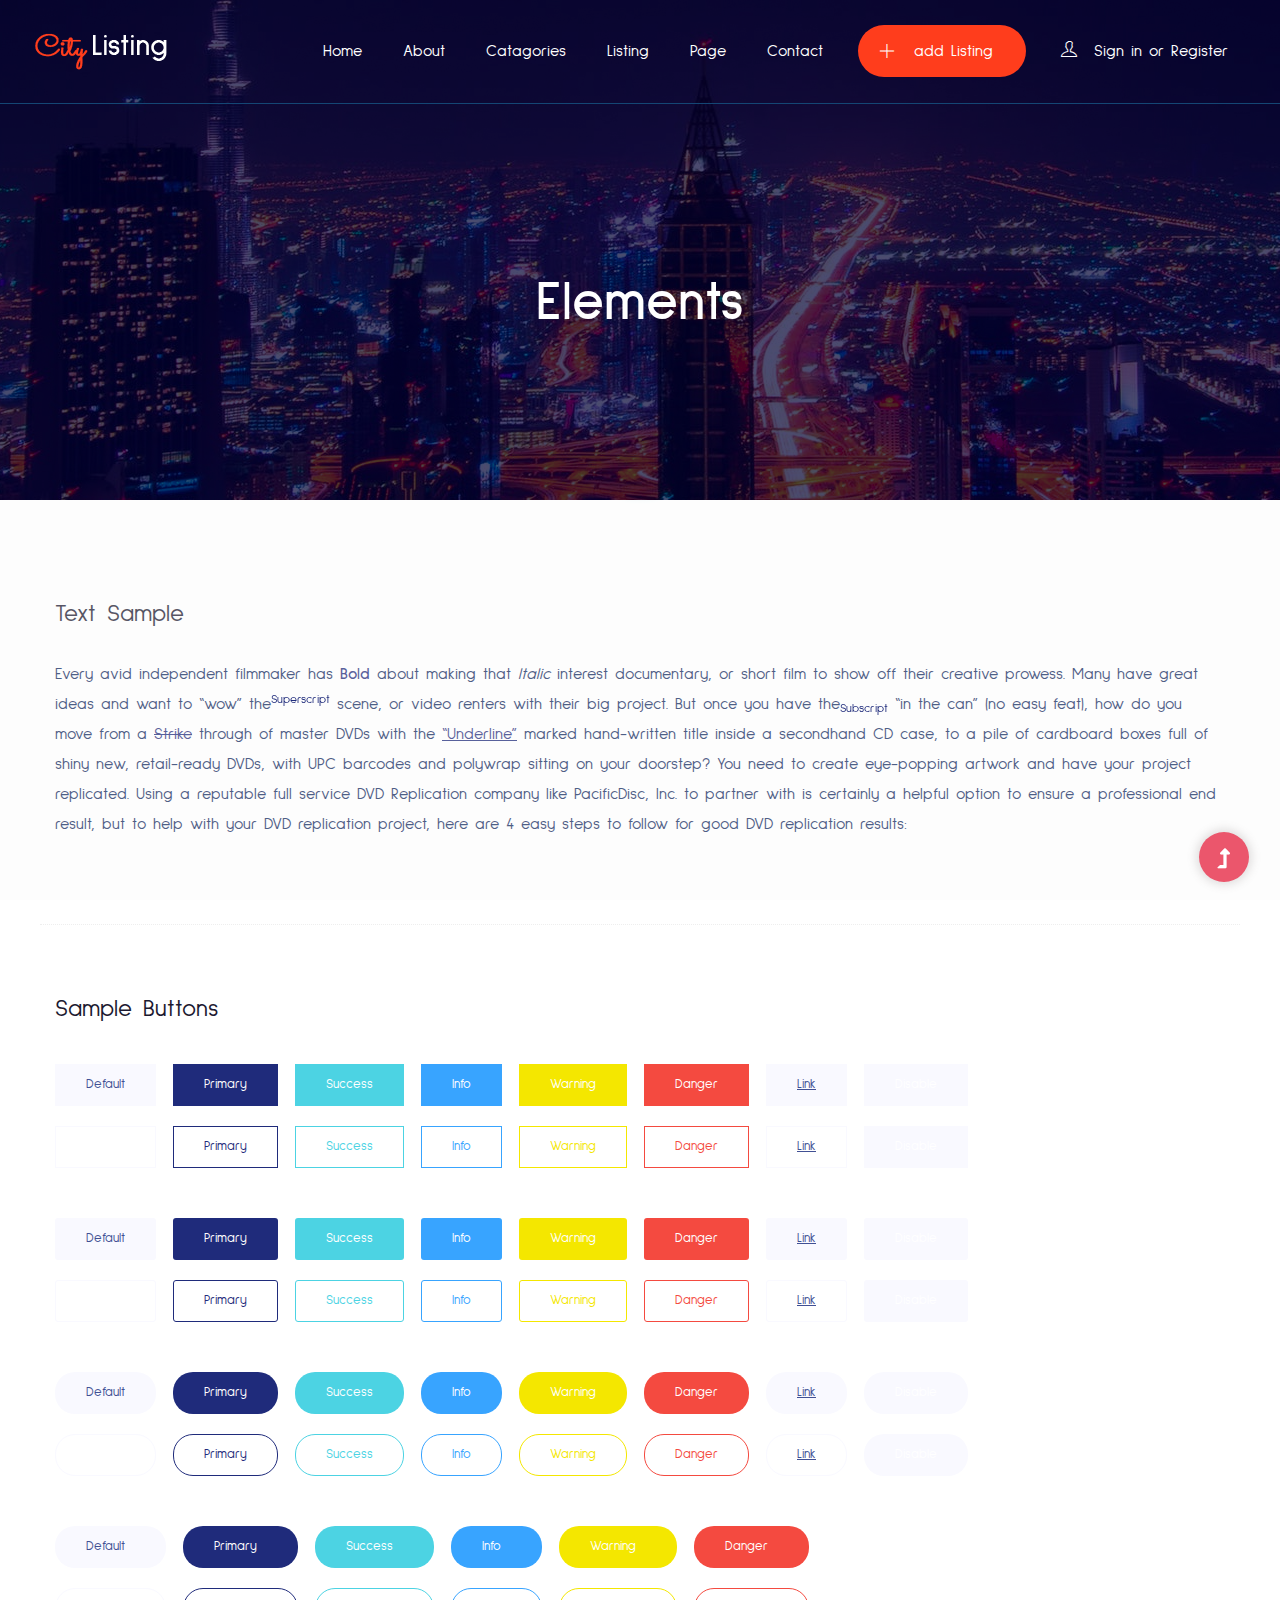
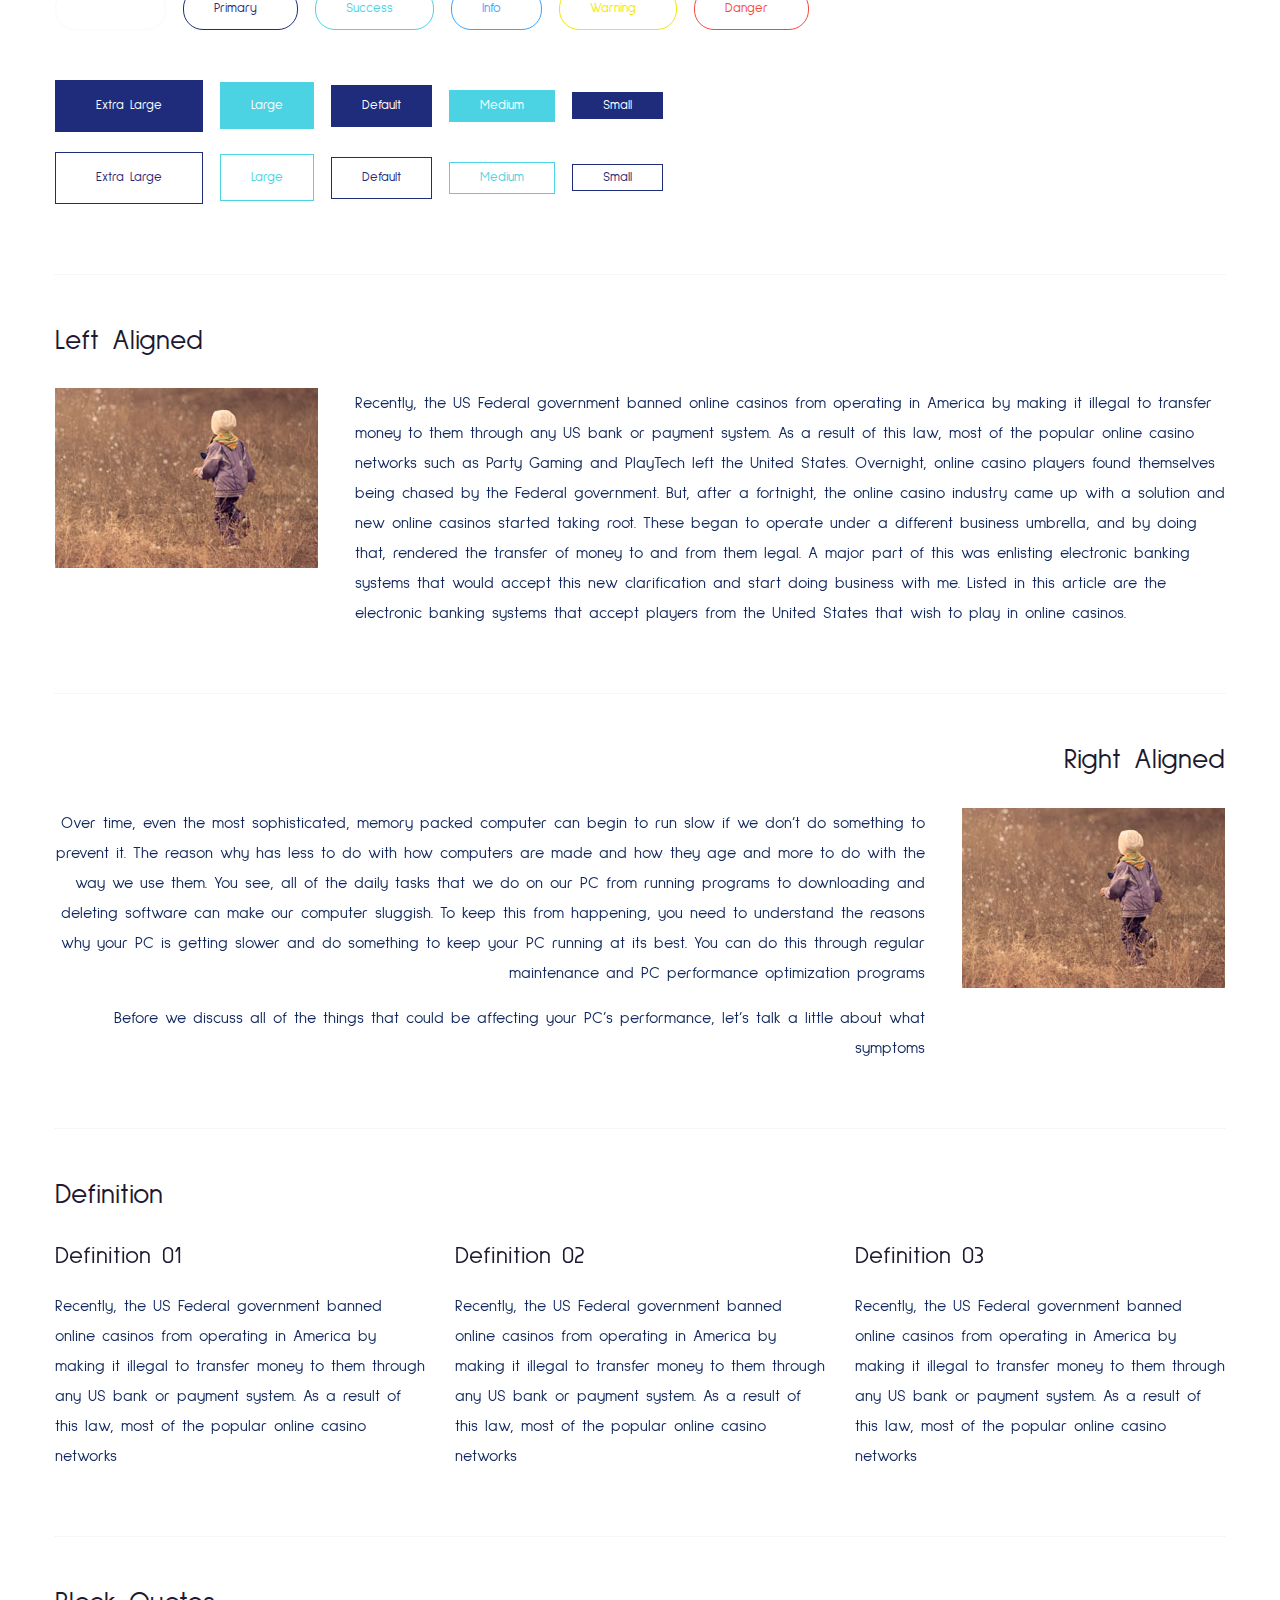
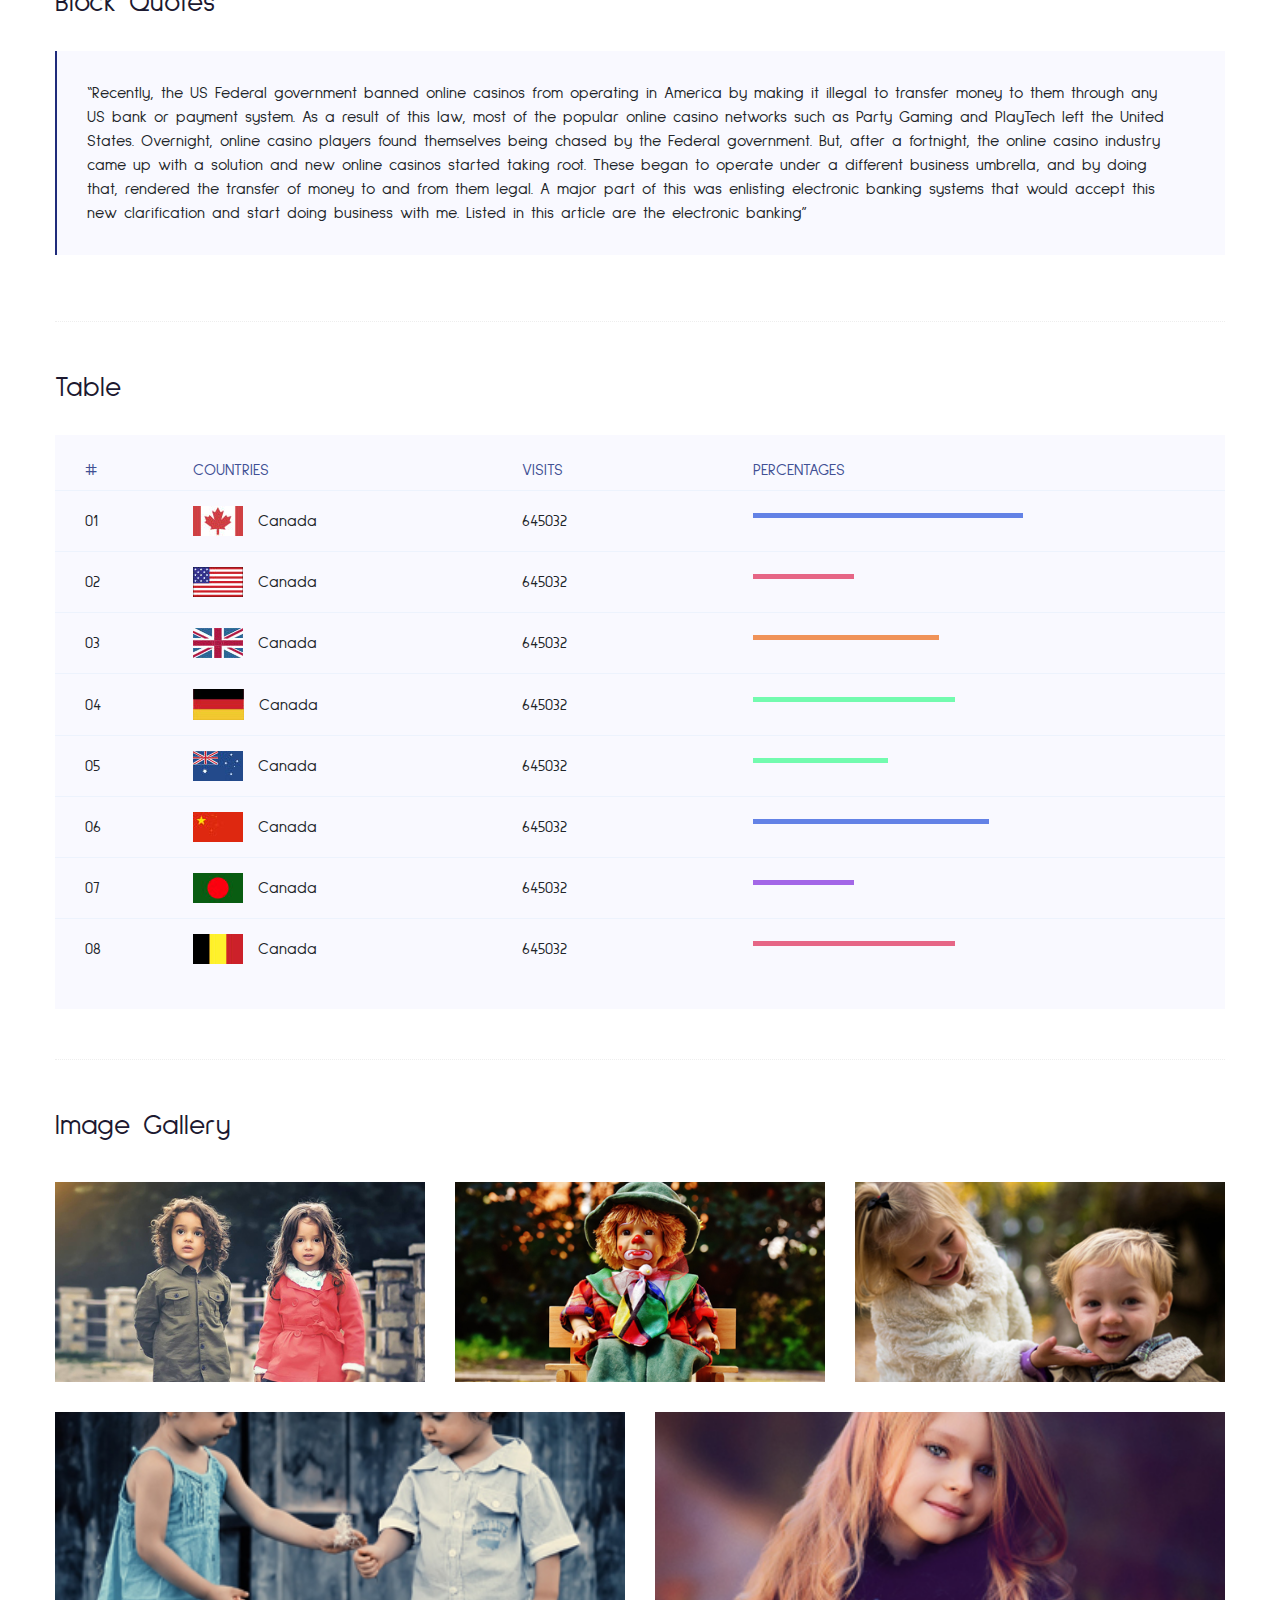
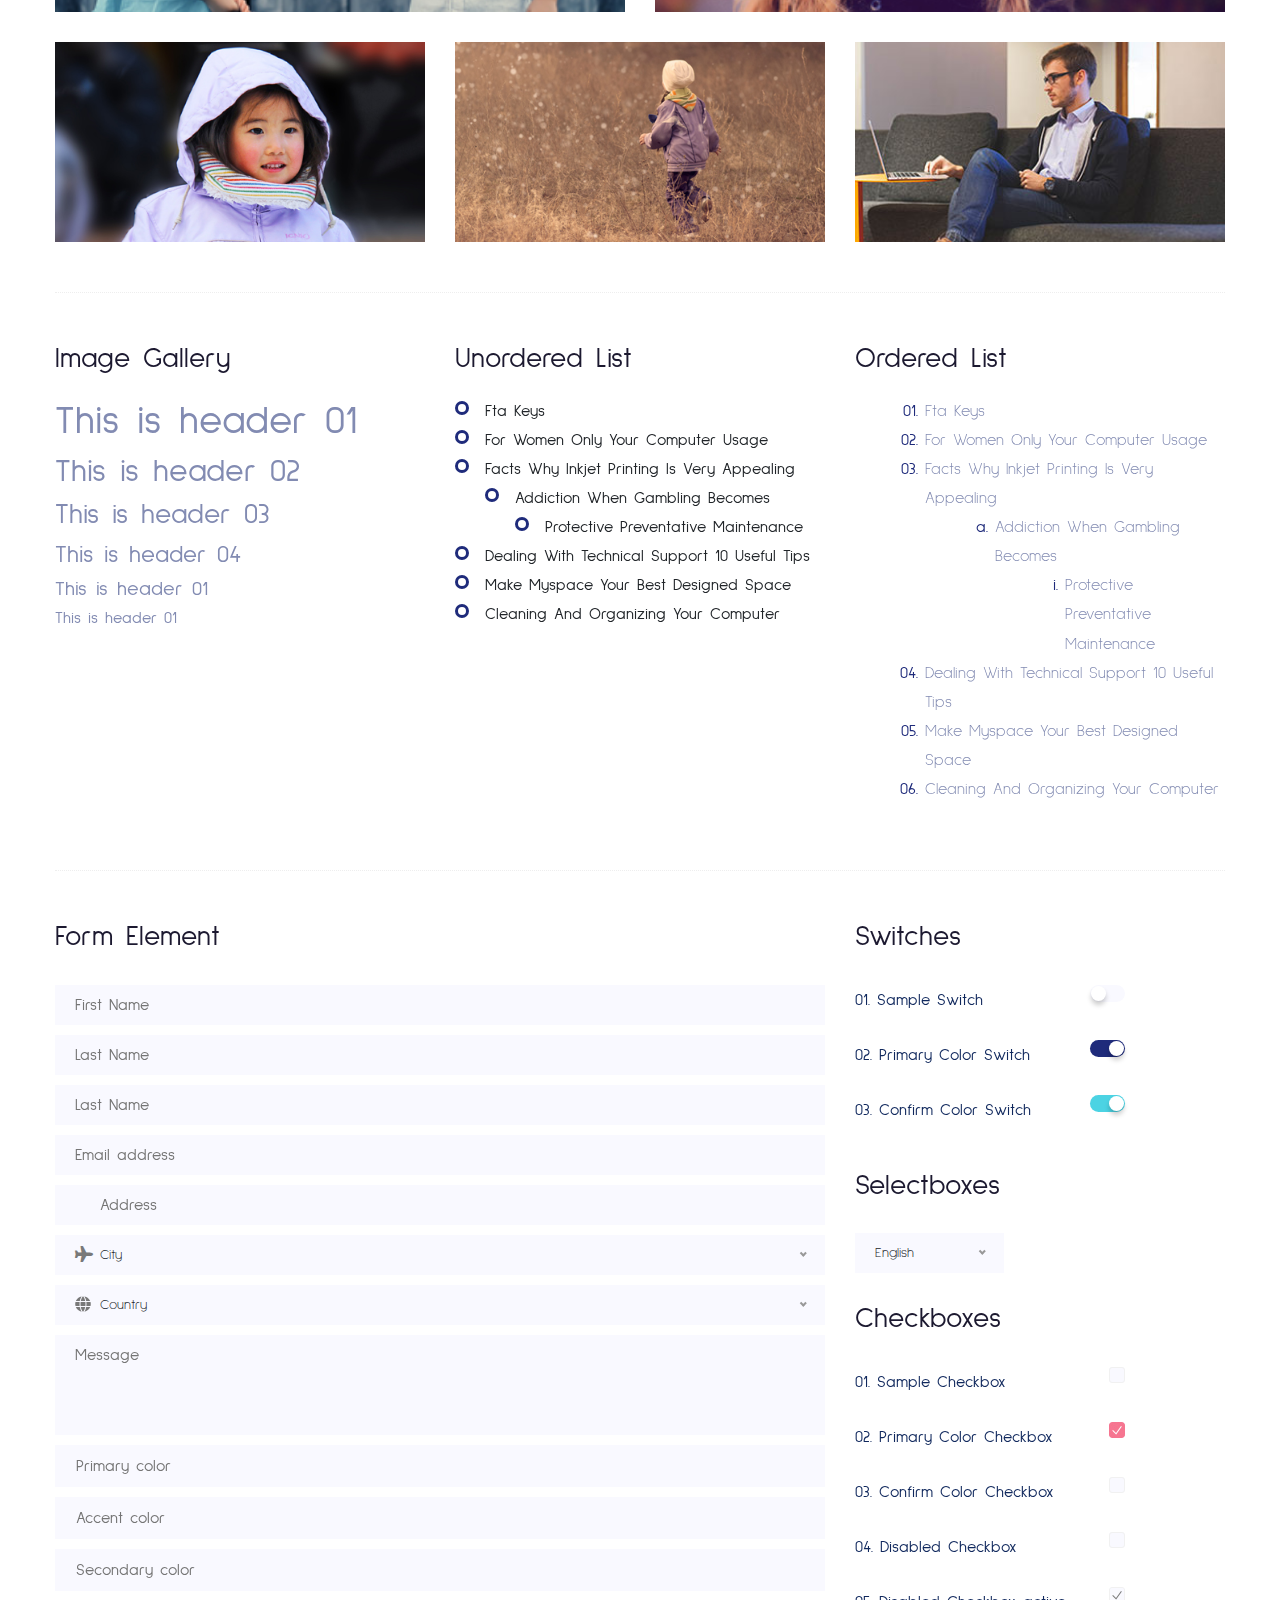
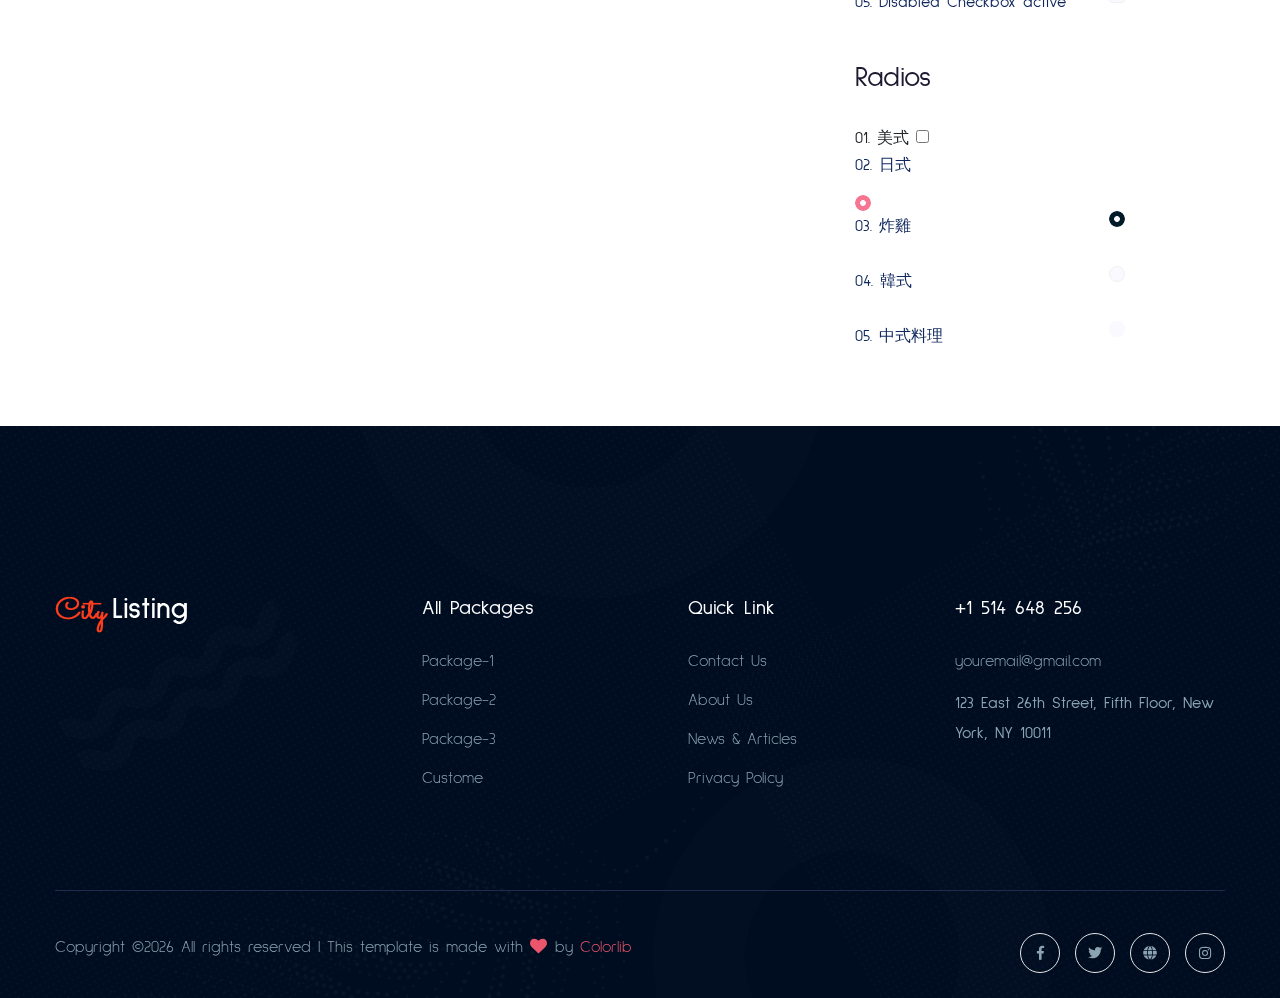
<file: citylisting-master/elements.html>
<!doctype html>
<html class="no-js" lang="zxx">

<head>
	<meta charset="utf-8">
	<meta http-equiv="x-ua-compatible" content="ie=edge">
	<title>Web Hosting HTML-5 Template </title>
	<meta name="description" content="">
	<meta name="viewport" content="width=device-width, initial-scale=1">
	<link rel="shortcut icon" type="image/x-icon" href="assets/img/favicon.ico">

 <!-- CSS here -->
		<link rel="stylesheet" href="assets/css/bootstrap.min.css">
		<link rel="stylesheet" href="assets/css/owl.carousel.min.css">
		<link rel="stylesheet" href="assets/css/slicknav.css">
		<link rel="stylesheet" href="assets/css/animate.min.css">
		<link rel="stylesheet" href="assets/css/magnific-popup.css">
		<link rel="stylesheet" href="assets/css/fontawesome-all.min.css">
		<link rel="stylesheet" href="assets/css/themify-icons.css">
		<link rel="stylesheet" href="assets/css/slick.css">
		<link rel="stylesheet" href="assets/css/nice-select.css">
		<link rel="stylesheet" href="assets/css/style.css">
</head>

<body>
    <!-- Preloader Start -->
    <div id="preloader-active">
        <div class="preloader d-flex align-items-center justify-content-center">
            <div class="preloader-inner position-relative">
                <div class="preloader-circle"></div>
                <div class="preloader-img pere-text">
                    <img src="assets/img/logo/loder.jpg" alt="">
                </div>
            </div>
        </div>
    </div>
    <!-- Preloader Start -->
    <header>
        <!-- Header Start -->
       <div class="header-area header-transparent">
            <div class="main-header">
               <div class="header-bottom  header-sticky">
                    <div class="container-fluid">
                        <div class="row align-items-center">
                            <!-- Logo -->
                            <div class="col-xl-2 col-lg-2 col-md-1">
                                <div class="logo">
                                  <a href="index.html"><img src="assets/img/logo/logo.png" alt=""></a>
                                </div>
                            </div>
                            <div class="col-xl-10 col-lg-10 col-md-8">
                                <!-- Main-menu -->
                                <div class="main-menu f-right d-none d-lg-block">
                                    <nav>
                                        <ul id="navigation">                                                                                                                                     
                                            <li><a href="index.html">Home</a></li>
                                            <li><a href="about.html">About</a></li>
                                            <li><a href="catagori.html">Catagories</a></li>
                                            <li><a href="listing.html">Listing</a></li>
                                            <li><a href="#">Page</a>
                                                <ul class="submenu">
                                                    <li><a href="blog.html">Blog</a></li>
                                                    <li><a href="blog_details.html">Blog Details</a></li>
                                                    <li><a href="elements.html">Element</a></li>
                                                    <li><a href="listing_details.html">Listing details</a></li>
                                                </ul>
                                            </li>
                                            <li><a href="contact.html">Contact</a></li>
                                            <li class="add-list"><a href="listing_details.html"><i class="ti-plus"></i> add Listing</a></li>
                                            <li class="login"><a href="#">
                                                <i class="ti-user"></i> Sign in or Register</a>
                                            </li>
                                        </ul>
                                    </nav>
                                </div>
                            </div>
                            <!-- Mobile Menu -->
                            <div class="col-12">
                                <div class="mobile_menu d-block d-lg-none"></div>
                            </div>
                        </div>
                    </div>
               </div>
            </div>
       </div>
        <!-- Header End -->
    </header>
	<main>
		<!-- Hero Start-->
		<div class="hero-area2  slider-height2 hero-overly2 d-flex align-items-center">
			<div class="container">
					<div class="row">
						<div class="col-xl-12">
						<div class="hero-cap text-center pt-50">
								<h2>Elements</h2>
						</div>
						</div>
					</div>
			</div>
		</div>
		<!--Hero End -->
		<!-- Start Sample Area -->
		<section class="sample-text-area">
			<div class="container box_1170">
				<h3 class="text-heading">Text Sample</h3>
				<p class="sample-text">
					Every avid independent filmmaker has <b>Bold</b> about making that <i>Italic</i> interest documentary,
					or short
					film to show off their creative prowess. Many have great ideas and want to “wow”
					the<sup>Superscript</sup> scene,
					or video renters with their big project. But once you have the<sub>Subscript</sub> “in the can” (no easy
					feat), how
					do you move from a <del>Strike</del> through of master DVDs with the <u>“Underline”</u> marked
					hand-written title
					inside a secondhand CD case, to a pile of cardboard boxes full of shiny new, retail-ready DVDs, with UPC
					barcodes
					and polywrap sitting on your doorstep? You need to create eye-popping artwork and have your project
					replicated.
					Using a reputable full service DVD Replication company like PacificDisc, Inc. to partner with is
					certainly a
					helpful option to ensure a professional end result, but to help with your DVD replication project, here
					are 4 easy
					steps to follow for good DVD replication results:
	
				</p>
			</div>
		</section>
		<!-- End Sample Area -->
		<!-- Start Button -->
		<section class="button-area">
			<div class="container box_1170 border-top-generic">
				<h3 class="text-heading">Sample Buttons</h3>
				<div class="button-group-area">
					<a href="#" class="genric-btn default">Default</a>
					<a href="#" class="genric-btn primary">Primary</a>
					<a href="#" class="genric-btn success">Success</a>
					<a href="#" class="genric-btn info">Info</a>
					<a href="#" class="genric-btn warning">Warning</a>
					<a href="#" class="genric-btn danger">Danger</a>
					<a href="#" class="genric-btn link">Link</a>
					<a href="#" class="genric-btn disable">Disable</a>
				</div>
				<div class="button-group-area mt-10">
					<a href="#" class="genric-btn default-border">Default</a>
					<a href="#" class="genric-btn primary-border">Primary</a>
					<a href="#" class="genric-btn success-border">Success</a>
					<a href="#" class="genric-btn info-border">Info</a>
					<a href="#" class="genric-btn warning-border">Warning</a>
					<a href="#" class="genric-btn danger-border">Danger</a>
					<a href="#" class="genric-btn link-border">Link</a>
					<a href="#" class="genric-btn disable">Disable</a>
				</div>
				<div class="button-group-area mt-40">
					<a href="#" class="genric-btn default radius">Default</a>
					<a href="#" class="genric-btn primary radius">Primary</a>
					<a href="#" class="genric-btn success radius">Success</a>
					<a href="#" class="genric-btn info radius">Info</a>
					<a href="#" class="genric-btn warning radius">Warning</a>
					<a href="#" class="genric-btn danger radius">Danger</a>
					<a href="#" class="genric-btn link radius">Link</a>
					<a href="#" class="genric-btn disable radius">Disable</a>
				</div>
				<div class="button-group-area mt-10">
					<a href="#" class="genric-btn default-border radius">Default</a>
					<a href="#" class="genric-btn primary-border radius">Primary</a>
					<a href="#" class="genric-btn success-border radius">Success</a>
					<a href="#" class="genric-btn info-border radius">Info</a>
					<a href="#" class="genric-btn warning-border radius">Warning</a>
					<a href="#" class="genric-btn danger-border radius">Danger</a>
					<a href="#" class="genric-btn link-border radius">Link</a>
					<a href="#" class="genric-btn disable radius">Disable</a>
				</div>
				<div class="button-group-area mt-40">
					<a href="#" class="genric-btn default circle">Default</a>
					<a href="#" class="genric-btn primary circle">Primary</a>
					<a href="#" class="genric-btn success circle">Success</a>
					<a href="#" class="genric-btn info circle">Info</a>
					<a href="#" class="genric-btn warning circle">Warning</a>
					<a href="#" class="genric-btn danger circle">Danger</a>
					<a href="#" class="genric-btn link circle">Link</a>
					<a href="#" class="genric-btn disable circle">Disable</a>
				</div>
				<div class="button-group-area mt-10">
					<a href="#" class="genric-btn default-border circle">Default</a>
					<a href="#" class="genric-btn primary-border circle">Primary</a>
					<a href="#" class="genric-btn success-border circle">Success</a>
					<a href="#" class="genric-btn info-border circle">Info</a>
					<a href="#" class="genric-btn warning-border circle">Warning</a>
					<a href="#" class="genric-btn danger-border circle">Danger</a>
					<a href="#" class="genric-btn link-border circle">Link</a>
					<a href="#" class="genric-btn disable circle">Disable</a>
				</div>
				<div class="button-group-area mt-40">
					<a href="#" class="genric-btn default circle arrow">Default<span class="lnr lnr-arrow-right"></span></a>
					<a href="#" class="genric-btn primary circle arrow">Primary<span class="lnr lnr-arrow-right"></span></a>
					<a href="#" class="genric-btn success circle arrow">Success<span class="lnr lnr-arrow-right"></span></a>
					<a href="#" class="genric-btn info circle arrow">Info<span class="lnr lnr-arrow-right"></span></a>
					<a href="#" class="genric-btn warning circle arrow">Warning<span class="lnr lnr-arrow-right"></span></a>
					<a href="#" class="genric-btn danger circle arrow">Danger<span class="lnr lnr-arrow-right"></span></a>
				</div>
				<div class="button-group-area mt-10">
					<a href="#" class="genric-btn default-border circle arrow">Default<span
							class="lnr lnr-arrow-right"></span></a>
					<a href="#" class="genric-btn primary-border circle arrow">Primary<span
							class="lnr lnr-arrow-right"></span></a>
					<a href="#" class="genric-btn success-border circle arrow">Success<span
							class="lnr lnr-arrow-right"></span></a>
					<a href="#" class="genric-btn info-border circle arrow">Info<span
							class="lnr lnr-arrow-right"></span></a>
					<a href="#" class="genric-btn warning-border circle arrow">Warning<span
							class="lnr lnr-arrow-right"></span></a>
					<a href="#" class="genric-btn danger-border circle arrow">Danger<span
							class="lnr lnr-arrow-right"></span></a>
				</div>
				<div class="button-group-area mt-40">
					<a href="#" class="genric-btn primary e-large">Extra Large</a>
					<a href="#" class="genric-btn success large">Large</a>
					<a href="#" class="genric-btn primary">Default</a>
					<a href="#" class="genric-btn success medium">Medium</a>
					<a href="#" class="genric-btn primary small">Small</a>
				</div>
				<div class="button-group-area mt-10">
					<a href="#" class="genric-btn primary-border e-large">Extra Large</a>
					<a href="#" class="genric-btn success-border large">Large</a>
					<a href="#" class="genric-btn primary-border">Default</a>
					<a href="#" class="genric-btn success-border medium">Medium</a>
					<a href="#" class="genric-btn primary-border small">Small</a>
				</div>
			</div>
		</section>
		<!-- End Button -->
		<!-- Start Align Area -->
		<div class="whole-wrap">
			<div class="container box_1170">
				<div class="section-top-border">
					<h3 class="mb-30">Left Aligned</h3>
					<div class="row">
						<div class="col-md-3">
							<img src="assets/img/elements/d.jpg" alt="" class="img-fluid">
						</div>
						<div class="col-md-9 mt-sm-20">
							<p>Recently, the US Federal government banned online casinos from operating in America by making
								it illegal to
								transfer money to them through any US bank or payment system. As a result of this law, most
								of the popular
								online casino networks such as Party Gaming and PlayTech left the United States. Overnight,
								online casino
								players found themselves being chased by the Federal government. But, after a fortnight, the
								online casino
								industry came up with a solution and new online casinos started taking root. These began to
								operate under a
								different business umbrella, and by doing that, rendered the transfer of money to and from
								them legal. A major
								part of this was enlisting electronic banking systems that would accept this new
								clarification and start doing
								business with me. Listed in this article are the electronic banking systems that accept
								players from the United
								States that wish to play in online casinos.</p>
						</div>
					</div>
				</div>
				<div class="section-top-border text-right">
					<h3 class="mb-30">Right Aligned</h3>
					<div class="row">
						<div class="col-md-9">
							<p class="text-right">Over time, even the most sophisticated, memory packed computer can begin
								to run slow if we
								don’t do something to prevent it. The reason why has less to do with how computers are made
								and how they age and
								more to do with the way we use them. You see, all of the daily tasks that we do on our PC
								from running programs
								to downloading and deleting software can make our computer sluggish. To keep this from
								happening, you need to
								understand the reasons why your PC is getting slower and do something to keep your PC
								running at its best. You
								can do this through regular maintenance and PC performance optimization programs</p>
							<p class="text-right">Before we discuss all of the things that could be affecting your PC’s
								performance, let’s
								talk a little about what symptoms</p>
						</div>
						<div class="col-md-3">
							<img src="assets/img/elements/d.jpg" alt="" class="img-fluid">
						</div>
					</div>
				</div>
				<div class="section-top-border">
					<h3 class="mb-30">Definition</h3>
					<div class="row">
						<div class="col-md-4">
							<div class="single-defination">
								<h4 class="mb-20">Definition 01</h4>
								<p>Recently, the US Federal government banned online casinos from operating in America by
									making it illegal to
									transfer money to them through any US bank or payment system. As a result of this law,
									most of the popular
									online casino networks</p>
							</div>
						</div>
						<div class="col-md-4">
							<div class="single-defination">
								<h4 class="mb-20">Definition 02</h4>
								<p>Recently, the US Federal government banned online casinos from operating in America by
									making it illegal to
									transfer money to them through any US bank or payment system. As a result of this law,
									most of the popular
									online casino networks</p>
							</div>
						</div>
						<div class="col-md-4">
							<div class="single-defination">
								<h4 class="mb-20">Definition 03</h4>
								<p>Recently, the US Federal government banned online casinos from operating in America by
									making it illegal to
									transfer money to them through any US bank or payment system. As a result of this law,
									most of the popular
									online casino networks</p>
							</div>
						</div>
					</div>
				</div>
				<div class="section-top-border">
					<h3 class="mb-30">Block Quotes</h3>
					<div class="row">
						<div class="col-lg-12">
							<blockquote class="generic-blockquote">
								“Recently, the US Federal government banned online casinos from operating in America by
								making it illegal to
								transfer money to them through any US bank or payment system. As a result of this law, most
								of the popular
								online casino networks such as Party Gaming and PlayTech left the United States. Overnight,
								online casino
								players found themselves being chased by the Federal government. But, after a fortnight, the
								online casino
								industry came up with a solution and new online casinos started taking root. These began to
								operate under a
								different business umbrella, and by doing that, rendered the transfer of money to and from
								them legal. A major
								part of this was enlisting electronic banking systems that would accept this new
								clarification and start doing
								business with me. Listed in this article are the electronic banking”
							</blockquote>
						</div>
					</div>
				</div>
				<div class="section-top-border">
					<h3 class="mb-30">Table</h3>
					<div class="progress-table-wrap">
						<div class="progress-table">
							<div class="table-head">
								<div class="serial">#</div>
								<div class="country">Countries</div>
								<div class="visit">Visits</div>
								<div class="percentage">Percentages</div>
							</div>
							<div class="table-row">
								<div class="serial">01</div>
								<div class="country"> <img src="assets/img/elements/f1.jpg" alt="flag">Canada</div>
								<div class="visit">645032</div>
								<div class="percentage">
									<div class="progress">
										<div class="progress-bar color-1" role="progressbar" style="width: 80%"
											aria-valuenow="80" aria-valuemin="0" aria-valuemax="100"></div>
									</div>
								</div>
							</div>
							<div class="table-row">
								<div class="serial">02</div>
								<div class="country"> <img src="assets/img/elements/f2.jpg" alt="flag">Canada</div>
								<div class="visit">645032</div>
								<div class="percentage">
									<div class="progress">
										<div class="progress-bar color-2" role="progressbar" style="width: 30%"
											aria-valuenow="30" aria-valuemin="0" aria-valuemax="100"></div>
									</div>
								</div>
							</div>
							<div class="table-row">
								<div class="serial">03</div>
								<div class="country"> <img src="assets/img/elements/f3.jpg" alt="flag">Canada</div>
								<div class="visit">645032</div>
								<div class="percentage">
									<div class="progress">
										<div class="progress-bar color-3" role="progressbar" style="width: 55%"
											aria-valuenow="55" aria-valuemin="0" aria-valuemax="100"></div>
									</div>
								</div>
							</div>
							<div class="table-row">
								<div class="serial">04</div>
								<div class="country"> <img src="assets/img/elements/f4.jpg" alt="flag">Canada</div>
								<div class="visit">645032</div>
								<div class="percentage">
									<div class="progress">
										<div class="progress-bar color-4" role="progressbar" style="width: 60%"
											aria-valuenow="60" aria-valuemin="0" aria-valuemax="100"></div>
									</div>
								</div>
							</div>
							<div class="table-row">
								<div class="serial">05</div>
								<div class="country"> <img src="assets/img/elements/f5.jpg" alt="flag">Canada</div>
								<div class="visit">645032</div>
								<div class="percentage">
									<div class="progress">
										<div class="progress-bar color-5" role="progressbar" style="width: 40%"
											aria-valuenow="40" aria-valuemin="0" aria-valuemax="100"></div>
									</div>
								</div>
							</div>
							<div class="table-row">
								<div class="serial">06</div>
								<div class="country"> <img src="assets/img/elements/f6.jpg" alt="flag">Canada</div>
								<div class="visit">645032</div>
								<div class="percentage">
									<div class="progress">
										<div class="progress-bar color-6" role="progressbar" style="width: 70%"
											aria-valuenow="70" aria-valuemin="0" aria-valuemax="100"></div>
									</div>
								</div>
							</div>
							<div class="table-row">
								<div class="serial">07</div>
								<div class="country"> <img src="assets/img/elements/f7.jpg" alt="flag">Canada</div>
								<div class="visit">645032</div>
								<div class="percentage">
									<div class="progress">
										<div class="progress-bar color-7" role="progressbar" style="width: 30%"
											aria-valuenow="30" aria-valuemin="0" aria-valuemax="100"></div>
									</div>
								</div>
							</div>
							<div class="table-row">
								<div class="serial">08</div>
								<div class="country"> <img src="assets/img/elements/f8.jpg" alt="flag">Canada</div>
								<div class="visit">645032</div>
								<div class="percentage">
									<div class="progress">
										<div class="progress-bar color-8" role="progressbar" style="width: 60%"
											aria-valuenow="60" aria-valuemin="0" aria-valuemax="100"></div>
									</div>
								</div>
							</div>
						</div>
					</div>
				</div>
				<div class="section-top-border">
					<h3>Image Gallery</h3>
					<div class="row gallery-item">
						<div class="col-md-4">
							<a href="assets/img/elements/g1.jpg" class="img-pop-up">
								<div class="single-gallery-image" style="background: url(assets/img/elements/g1.jpg);"></div>
							</a>
						</div>
						<div class="col-md-4">
							<a href="assets/img/elements/g2.jpg" class="img-pop-up">
								<div class="single-gallery-image" style="background: url(assets/img/elements/g2.jpg);"></div>
							</a>
						</div>
						<div class="col-md-4">
							<a href="assets/img/elements/g3.jpg" class="img-pop-up">
								<div class="single-gallery-image" style="background: url(assets/img/elements/g3.jpg);"></div>
							</a>
						</div>
						<div class="col-md-6">
							<a href="assets/img/elements/g4.jpg" class="img-pop-up">
								<div class="single-gallery-image" style="background: url(assets/img/elements/g4.jpg);"></div>
							</a>
						</div>
						<div class="col-md-6">
							<a href="assets/img/elements/g5.jpg" class="img-pop-up">
								<div class="single-gallery-image" style="background: url(assets/img/elements/g5.jpg);"></div>
							</a>
						</div>
						<div class="col-md-4">
							<a href="assets/img/elements/g6.jpg" class="img-pop-up">
								<div class="single-gallery-image" style="background: url(assets/img/elements/g6.jpg);"></div>
							</a>
						</div>
						<div class="col-md-4">
							<a href="assets/img/elements/g7.jpg" class="img-pop-up">
								<div class="single-gallery-image" style="background: url(assets/img/elements/g7.jpg);"></div>
							</a>
						</div>
						<div class="col-md-4">
							<a href="assets/img/elements/g8.jpg" class="img-pop-up">
								<div class="single-gallery-image" style="background: url(assets/img/elements/g8.jpg);"></div>
							</a>
						</div>
					</div>
				</div>
				<div class="section-top-border">
					<div class="row">
						<div class="col-md-4">
							<h3 class="mb-20">Image Gallery</h3>
							<div class="typography">
								<h1>This is header 01</h1>
								<h2>This is header 02</h2>
								<h3>This is header 03</h3>
								<h4>This is header 04</h4>
								<h5>This is header 01</h5>
								<h6>This is header 01</h6>
							</div>
						</div>
						<div class="col-md-4 mt-sm-30">
							<h3 class="mb-20">Unordered List</h3>
							<div class="">
								<ul class="unordered-list">
									<li>Fta Keys</li>
									<li>For Women Only Your Computer Usage</li>
									<li>Facts Why Inkjet Printing Is Very Appealing
										<ul>
											<li>Addiction When Gambling Becomes
												<ul>
													<li>Protective Preventative Maintenance</li>
												</ul>
											</li>
										</ul>
									</li>
									<li>Dealing With Technical Support 10 Useful Tips</li>
									<li>Make Myspace Your Best Designed Space</li>
									<li>Cleaning And Organizing Your Computer</li>
								</ul>
							</div>
						</div>
						<div class="col-md-4 mt-sm-30">
							<h3 class="mb-20">Ordered List</h3>
							<div class="">
								<ol class="ordered-list">
									<li><span>Fta Keys</span></li>
									<li><span>For Women Only Your Computer Usage</span></li>
									<li><span>Facts Why Inkjet Printing Is Very Appealing</span>
										<ol class="ordered-list-alpha">
											<li><span>Addiction When Gambling Becomes</span>
												<ol class="ordered-list-roman">
													<li><span>Protective Preventative Maintenance</span></li>
												</ol>
											</li>
										</ol>
									</li>
									<li><span>Dealing With Technical Support 10 Useful Tips</span></li>
									<li><span>Make Myspace Your Best Designed Space</span></li>
									<li><span>Cleaning And Organizing Your Computer</span></li>
								</ol>
							</div>
						</div>
					</div>
				</div>
				<div class="section-top-border">
					<div class="row">
						<div class="col-lg-8 col-md-8">
							<h3 class="mb-30">Form Element</h3>
							<form action="#">
								<div class="mt-10">
									<input type="text" name="first_name" placeholder="First Name"
										onfocus="this.placeholder = ''" onblur="this.placeholder = 'First Name'" required
										class="single-input">
								</div>
								<div class="mt-10">
									<input type="text" name="last_name" placeholder="Last Name"
										onfocus="this.placeholder = ''" onblur="this.placeholder = 'Last Name'" required
										class="single-input">
								</div>
								<div class="mt-10">
									<input type="text" name="last_name" placeholder="Last Name"
										onfocus="this.placeholder = ''" onblur="this.placeholder = 'Last Name'" required
										class="single-input">
								</div>
								<div class="mt-10">
									<input type="email" name="EMAIL" placeholder="Email address"
										onfocus="this.placeholder = ''" onblur="this.placeholder = 'Email address'" required
										class="single-input">
								</div>
								<div class="input-group-icon mt-10">
									<div class="icon"><i class="fa fa-thumb-tack" aria-hidden="true"></i></div>
									<input type="text" name="address" placeholder="Address" onfocus="this.placeholder = ''"
										onblur="this.placeholder = 'Address'" required class="single-input">
								</div>
								<div class="input-group-icon mt-10">
									<div class="icon"><i class="fa fa-plane" aria-hidden="true"></i></div>
									<div class="form-select" id="default-select"">
												<select>
													<option value=" 1">City</option>
										<option value="1">Dhaka</option>
										<option value="1">Dilli</option>
										<option value="1">Newyork</option>
										<option value="1">Islamabad</option>
										</select>
									</div>
								</div>
								<div class="input-group-icon mt-10">
									<div class="icon"><i class="fa fa-globe" aria-hidden="true"></i></div>
									<div class="form-select" id="default-select"">
												<select>
													<option value=" 1">Country</option>
										<option value="1">Bangladesh</option>
										<option value="1">India</option>
										<option value="1">England</option>
										<option value="1">Srilanka</option>
										</select>
									</div>
								</div>
	
								<div class="mt-10">
									<textarea class="single-textarea" placeholder="Message" onfocus="this.placeholder = ''"
										onblur="this.placeholder = 'Message'" required></textarea>
								</div>
								<div class="mt-10">
									<input type="text" name="first_name" placeholder="Primary color"
										onfocus="this.placeholder = ''" onblur="this.placeholder = 'Primary color'" required
										class="single-input-primary">
								</div>
								<div class="mt-10">
									<input type="text" name="first_name" placeholder="Accent color"
										onfocus="this.placeholder = ''" onblur="this.placeholder = 'Accent color'" required
										class="single-input-accent">
								</div>
								<div class="mt-10">
									<input type="text" name="first_name" placeholder="Secondary color"
										onfocus="this.placeholder = ''" onblur="this.placeholder = 'Secondary color'"
										required class="single-input-secondary">
								</div>
							</form>
						</div>
						<div class="col-lg-3 col-md-4 mt-sm-30">
							<div class="single-element-widget">
								<h3 class="mb-30">Switches</h3>
								<div class="switch-wrap d-flex justify-content-between">
									<p>01. Sample Switch</p>
									<div class="primary-switch">
										<input type="checkbox" id="default-switch">
										<label for="default-switch"></label>
									</div>
								</div>
								<div class="switch-wrap d-flex justify-content-between">
									<p>02. Primary Color Switch</p>
									<div class="primary-switch">
										<input type="checkbox" id="primary-switch" checked>
										<label for="primary-switch"></label>
									</div>
								</div>
								<div class="switch-wrap d-flex justify-content-between">
									<p>03. Confirm Color Switch</p>
									<div class="confirm-switch">
										<input type="checkbox" id="confirm-switch" checked>
										<label for="confirm-switch"></label>
									</div>
								</div>
							</div>
							<div class="single-element-widget mt-30">
								<h3 class="mb-30">Selectboxes</h3>
								<div class="default-select" id="default-select"">
											<select>
												<option value=" 1">English</option>
									<option value="1">Spanish</option>
									<option value="1">Arabic</option>
									<option value="1">Portuguise</option>
									<option value="1">Bengali</option>
									</select>
								</div>
							</div>
							<div class="single-element-widget mt-30">
								<h3 class="mb-30">Checkboxes</h3>
								<div class="switch-wrap d-flex justify-content-between">
									<p>01. Sample Checkbox</p>
									<div class="primary-checkbox">
										<input type="checkbox" id="default-checkbox">
										<label for="default-checkbox"></label>
									</div>
								</div>
								<div class="switch-wrap d-flex justify-content-between">
									<p>02. Primary Color Checkbox</p>
									<div class="primary-checkbox">
										<input type="checkbox" id="primary-checkbox" checked>
										<label for="primary-checkbox"></label>
									</div>
								</div>
								<div class="switch-wrap d-flex justify-content-between">
									<p>03. Confirm Color Checkbox</p>
									<div class="confirm-checkbox">
										<input type="checkbox" id="confirm-checkbox">
										<label for="confirm-checkbox"></label>
									</div>
								</div>
								<div class="switch-wrap d-flex justify-content-between">
									<p>04. Disabled Checkbox</p>
									<div class="disabled-checkbox">
										<input type="checkbox" id="disabled-checkbox" disabled>
										<label for="disabled-checkbox"></label>
									</div>
								</div>
								<div class="switch-wrap d-flex justify-content-between">
									<p>05. Disabled Checkbox active</p>
									<div class="disabled-checkbox">
										<input type="checkbox" id="disabled-checkbox-active" checked disabled>
										<label for="disabled-checkbox-active"></label>
									</div>
								</div>
							</div>
							<div class="single-element-widget mt-30">
								<h3 class="mb-30">Radios</h3>

								<!-- <div class="switch-wrap d-flex justify-content-between"> -->
									<span>01. 美式</span>
									<input type="checkbox" id="default-radio">
									<label for="default-radio"></label>
									<!-- <div class="primary-radio"> -->
										
									<!-- </div> -->
								<!-- </div> -->


								<!-- <div class="switch-wrap d-flex justify-content-between"> -->
									<p>02. 日式</p>
									<div class="primary-radio">
										<input type="checkbox" id="primary-radio" checked>
										<label for="primary-radio"></label>
									</div>
								<!-- </div> -->
								<div class="switch-wrap d-flex justify-content-between">
									<p>03. 炸雞</p>
									<div class="confirm-radio">
										<input type="checkbox" id="confirm-radio" checked>
										<label for="confirm-radio"></label>
									</div>
								</div>
								<div class="switch-wrap d-flex justify-content-between">
									<p>04. 韓式</p>
									<div class="disabled-radio">
										<input type="checkbox" id="disabled-radio" disabled>
										<label for="disabled-radio"></label>
									</div>
								</div>
								<div class="switch-wrap d-flex justify-content-between">
									<p>05. 中式料理</p>
									<div class="disabled-radio">
										<input type="checkbox" id="disabled-radio-active" checked disabled>
										<label for="disabled-radio-active"></label>
									</div>
								</div>
							</div>
						</div>
					</div>
				</div>
			</div>
		</div>
		<!-- End Align Area -->
	</main>
    <footer>
        <!-- Footer Start-->
        <div class="footer-area">
            <div class="container">
               <div class="footer-top footer-padding">
                    <div class="row justify-content-between">
                        <div class="col-xl-3 col-lg-4 col-md-4 col-sm-6">
                            <div class="single-footer-caption mb-50">
                                <div class="single-footer-caption mb-30">
                                    <!-- logo -->
                                    <div class="footer-logo">
                                        <a href="index.html"><img src="assets/img/logo/logo2_footer.png" alt=""></a>
                                    </div>
                                </div>
                            </div>
                        </div>
                        <div class="col-xl-2 col-lg-2 col-md-4 col-sm-6">
                            <div class="single-footer-caption mb-50">
                                <div class="footer-tittle">
                                    <h4>All packages</h4>
                                    <ul>
                                        <li><a href="#">Package-1</a></li>
                                        <li><a href="#">Package-2</a></li>
                                        <li><a href="#">Package-3</a></li>
                                        <li><a href="#">Custome</a></li>
                                    </ul>
                                </div>
                            </div>
                        </div>
                        <div class="col-xl-2 col-lg-3 col-md-4 col-sm-6">
                            <div class="single-footer-caption mb-50">
                                <div class="footer-tittle">
                                    <h4>Quick Link</h4>
                                    <ul>
                                        <li><a href="#">Contact Us</a></li>
                                        <li><a href="#">About Us</a></li>
                                        <li><a href="#">News & Articles</a></li>
                                        <li><a href="#">Privacy Policy</a></li>     
                                    </ul>
                                </div>
                            </div>
                        </div>
                        <div class="col-xl-3 col-lg-3 col-md-4 col-sm-6">
                            <div class="single-footer-caption mb-50">
                                <div class="footer-tittle">
                                    <h4>+1 514 648 256</h4>
                                    <ul>
                                        <li><a href="#">youremail@gmail.com</a></li>
                                    </ul>
                                    <p>123 East 26th Street, Fifth Floor, New York, NY 10011</p>
                                </div>
                            </div>
                        </div>
                    </div>
               </div>
                <div class="footer-bottom">
                    <div class="row d-flex justify-content-between align-items-center">
                        <div class="col-xl-9 col-lg-9 ">
                            <div class="footer-copy-right">
                                <p><!-- Link back to Colorlib can't be removed. Template is licensed under CC BY 3.0. -->
  Copyright &copy;<script>document.write(new Date().getFullYear());</script> All rights reserved | This template is made with <i class="fa fa-heart" aria-hidden="true"></i> by <a href="https://colorlib.com" target="_blank">Colorlib</a>
  <!-- Link back to Colorlib can't be removed. Template is licensed under CC BY 3.0. --></p>
                            </div>
                        </div>
                        <div class="col-xl-3 col-lg-3">
                            <!-- Footer Social -->
                            <div class="footer-social f-right">
                                <a href="#"><i class="fab fa-facebook-f"></i></a>
                                <a href="#"><i class="fab fa-twitter"></i></a>
                                <a href="#"><i class="fas fa-globe"></i></a>
                                <a href="#"><i class="fab fa-instagram"></i></a>
                            </div>
                        </div>
                    </div>
               </div>
            </div>
        </div>
        <!-- Footer End-->
    </footer>
    <!-- Scroll Up -->
    <div id="back-top" >
        <a title="Go to Top" href="#"> <i class="fas fa-level-up-alt"></i></a>
    </div>


<!-- JS here -->
	
		<!-- All JS Custom Plugins Link Here here -->
        <script src="./assets/js/vendor/modernizr-3.5.0.min.js"></script>
		<!-- Jquery, Popper, Bootstrap -->
		<script src="./assets/js/vendor/jquery-1.12.4.min.js"></script>
        <script src="./assets/js/popper.min.js"></script>
        <script src="./assets/js/bootstrap.min.js"></script>
	    <!-- Jquery Mobile Menu -->
        <script src="./assets/js/jquery.slicknav.min.js"></script>

		<!-- Jquery Slick , Owl-Carousel Plugins -->
        <script src="./assets/js/owl.carousel.min.js"></script>
        <script src="./assets/js/slick.min.js"></script>
		<!-- One Page, Animated-HeadLin -->
        <script src="./assets/js/wow.min.js"></script>
		<script src="./assets/js/animated.headline.js"></script>
		<script src="./assets/js/jquery.magnific-popup.js"></script>
		
		<!-- Nice-select, sticky -->
        <script src="./assets/js/jquery.nice-select.min.js"></script>
		<script src="./assets/js/jquery.sticky.js"></script>
        
        <!-- contact js -->
        <script src="./assets/js/contact.js"></script>
        <script src="./assets/js/jquery.form.js"></script>
        <script src="./assets/js/jquery.validate.min.js"></script>
        <script src="./assets/js/mail-script.js"></script>
        <script src="./assets/js/jquery.ajaxchimp.min.js"></script>
        
		<!-- Jquery Plugins, main Jquery -->	
        <script src="./assets/js/plugins.js"></script>
		<script src="./assets/js/main.js"></script>
		
</body>
</html>
</file>
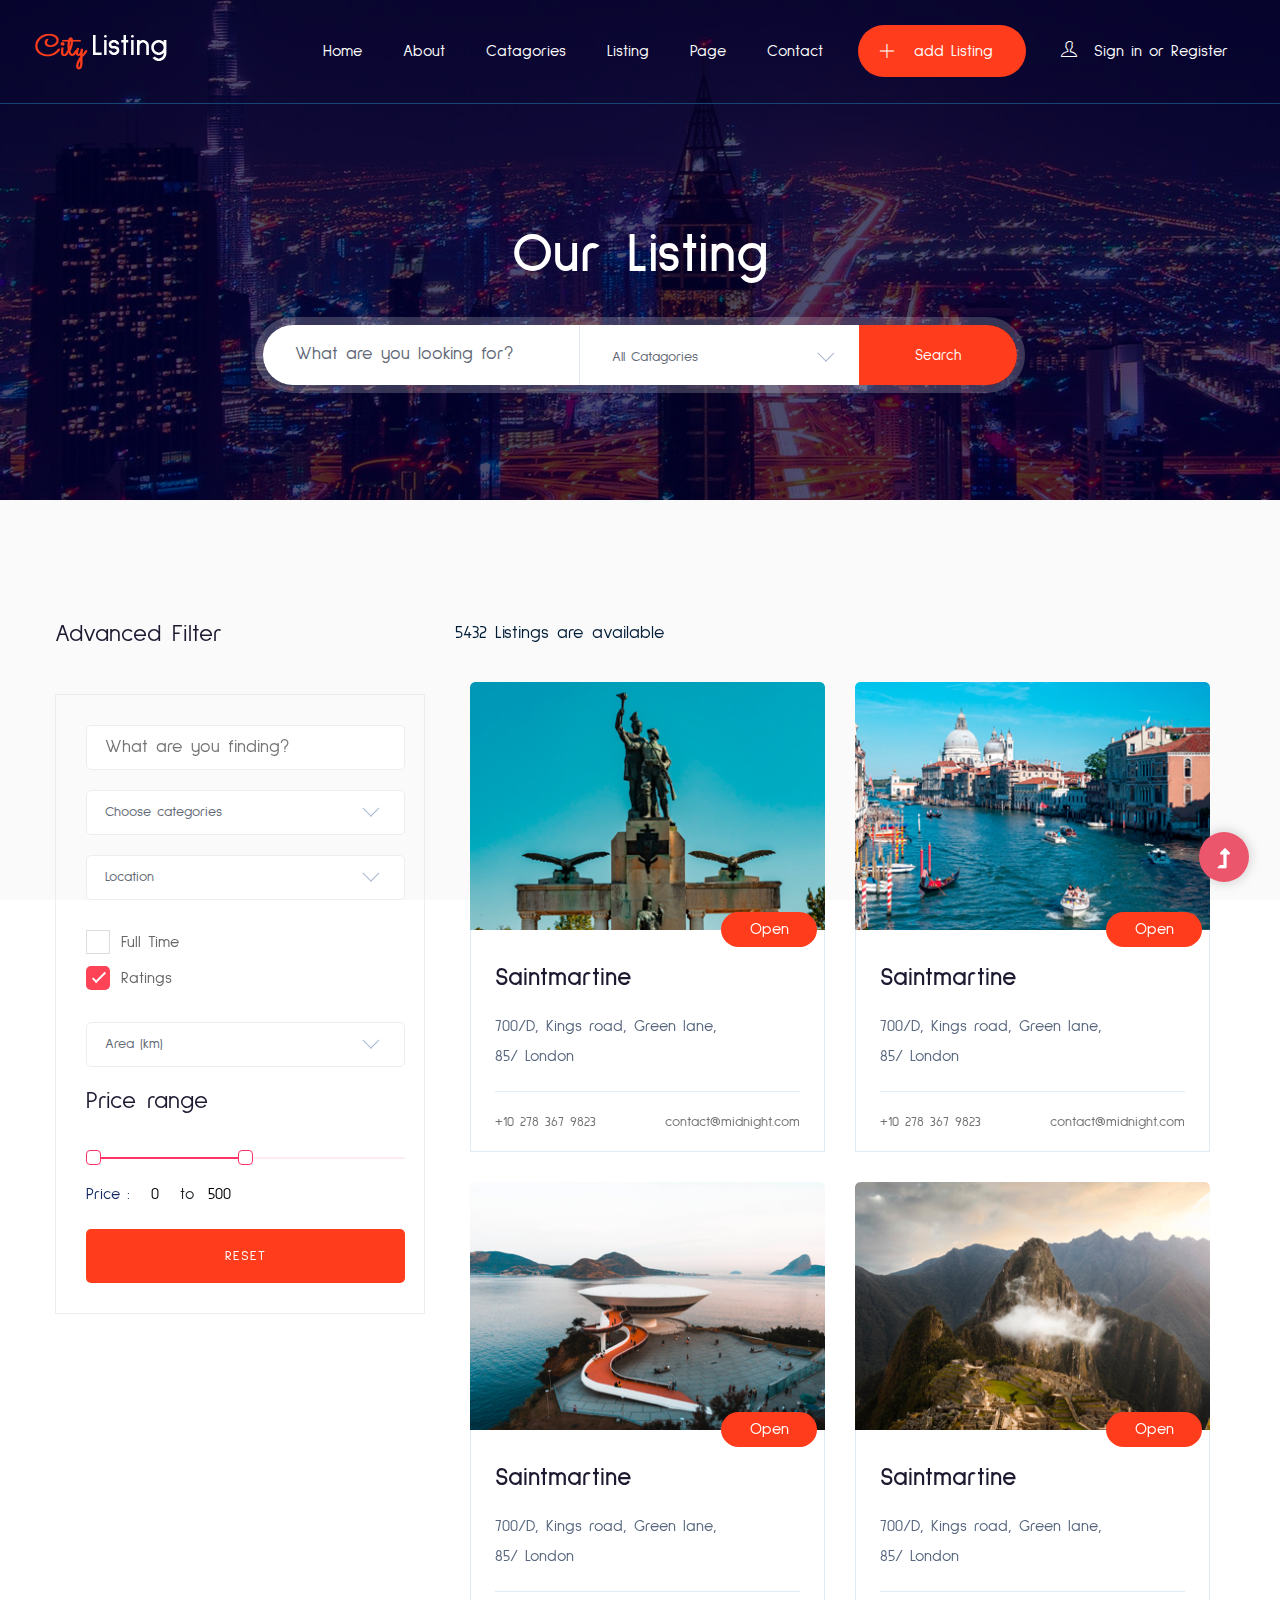
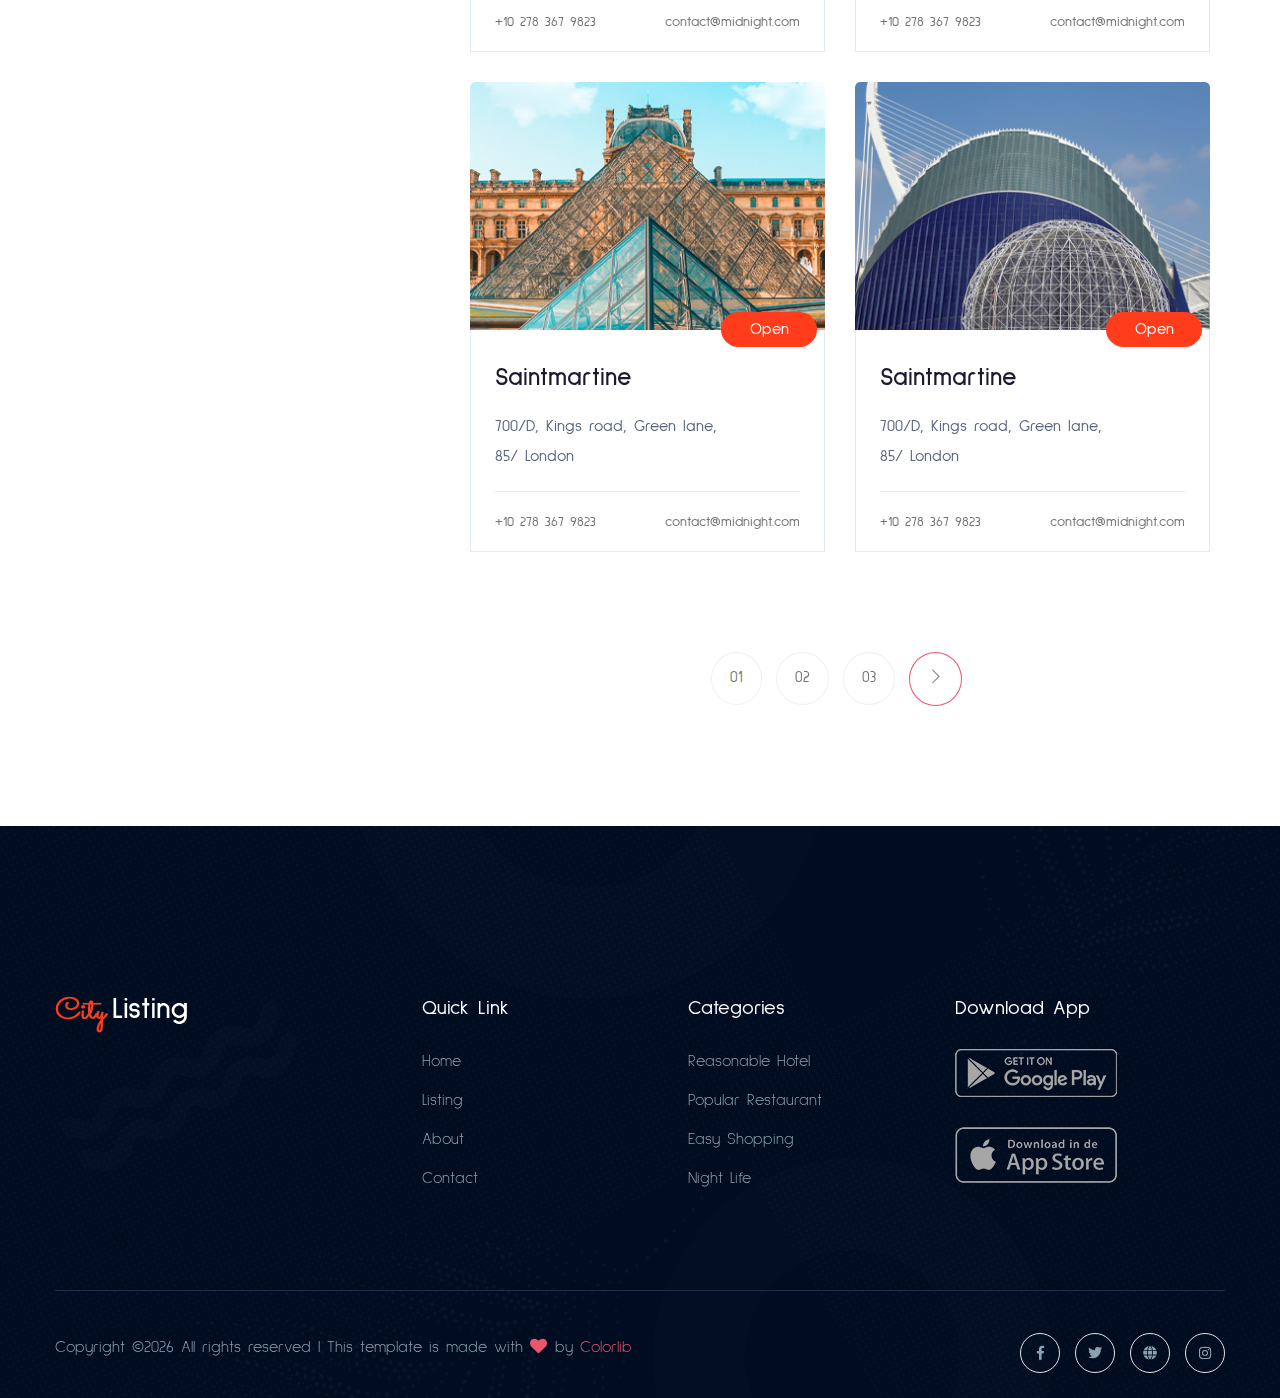
<file: citylisting-master/listing.html>
<!doctype html>
<html class="no-js" lang="zxx">
    <head>
        <meta charset="utf-8">
        <meta http-equiv="x-ua-compatible" content="ie=edge">
        <title>Directory HTML-5 Template </title>
        <meta name="description" content="">
        <meta name="viewport" content="width=device-width, initial-scale=1">
        <link rel="manifest" href="site.webmanifest">
		<link rel="shortcut icon" type="image/x-icon" href="assets/img/favicon.ico">

		<!-- CSS here -->
            <link rel="stylesheet" href="assets/css/bootstrap.min.css">
            <link rel="stylesheet" href="assets/css/owl.carousel.min.css">
            <link rel="stylesheet" href="assets/css/slicknav.css">
            <link rel="stylesheet" href="assets/css/flaticon.css">
            <link rel="stylesheet" href="assets/css/price_rangs.css">
            <link rel="stylesheet" href="assets/css/animate.min.css">
            <link rel="stylesheet" href="assets/css/magnific-popup.css">
            <link rel="stylesheet" href="assets/css/fontawesome-all.min.css">
            <link rel="stylesheet" href="assets/css/themify-icons.css">
            <link rel="stylesheet" href="assets/css/slick.css">
            <link rel="stylesheet" href="assets/css/nice-select.css">
            <link rel="stylesheet" href="assets/css/style.css">
   </head>

   <body>
    <!-- Preloader Start -->
    <div id="preloader-active">
        <div class="preloader d-flex align-items-center justify-content-center">
            <div class="preloader-inner position-relative">
                <div class="preloader-circle"></div>
                <div class="preloader-img pere-text">
                    <img src="assets/img/logo/loder.jpg" alt="">
                </div>
            </div>
        </div>
    </div>
    <!-- Preloader Start -->
    <header>
        <!-- Header Start -->
       <div class="header-area header-transparent">
            <div class="main-header">
               <div class="header-bottom  header-sticky">
                    <div class="container-fluid">
                        <div class="row align-items-center">
                            <!-- Logo -->
                            <div class="col-xl-2 col-lg-2 col-md-1">
                                <div class="logo">
                                  <a href="index.html"><img src="assets/img/logo/logo.png" alt=""></a>
                                </div>
                            </div>
                            <div class="col-xl-10 col-lg-10 col-md-8">
                                <!-- Main-menu -->
                                <div class="main-menu f-right d-none d-lg-block">
                                    <nav>
                                        <ul id="navigation">                                                                                                                                     
                                            <li><a href="index.html">Home</a></li>
                                            <li><a href="about.html">About</a></li>
                                            <li><a href="catagori.html">Catagories</a></li>
                                            <li><a href="listing.html">Listing</a></li>
                                            <li><a href="#">Page</a>
                                                <ul class="submenu">
                                                    <li><a href="blog.html">Blog</a></li>
                                                    <li><a href="blog_details.html">Blog Details</a></li>
                                                    <li><a href="elements.html">Element</a></li>
                                                    <li><a href="listing_details.html">Listing details</a></li>
                                                </ul>
                                            </li>
                                            <li><a href="contact.html">Contact</a></li>
                                            <li class="add-list"><a href="listing_details.html"><i class="ti-plus"></i> add Listing</a></li>
                                            <li class="login"><a href="#">
                                                <i class="ti-user"></i> Sign in or Register</a>
                                            </li>
                                        </ul>
                                    </nav>
                                </div>
                            </div>
                            <!-- Mobile Menu -->
                            <div class="col-12">
                                <div class="mobile_menu d-block d-lg-none"></div>
                            </div>
                        </div>
                    </div>
               </div>
            </div>
       </div>
        <!-- Header End -->
    </header>
    <main>

        <!-- Hero Start-->
        <div class="hero-area3 hero-overly2 d-flex align-items-center ">
            <div class="container">
                <div class="row justify-content-center">
                    <div class="col-xl-8 col-lg-9">
                        <div class="hero-cap text-center pt-50 pb-20">
                            <h2>Our Listing</h2>
                        </div>
                        <!--Hero form -->
                        <form action="#" class="search-box search-box2">
                            <div class="input-form">
                                <input type="text" placeholder="What are you looking for?">
                            </div>
                            <div class="select-form">
                                <div class="select-itms">
                                    <select name="select" id="select1">
                                        <option value="">All Catagories</option>
                                        <option value="">Catagories One</option>
                                        <option value="">Catagories Two</option>
                                        <option value="">Catagories Three</option>
                                        <option value="">Catagories Four</option>
                                    </select>
                                </div>
                            </div>
                            <!-- Search box -->
                            <div class="search-form">
                                <a href="#">Search</a>
                            </div>	
                        </form>	
                    </div>
                </div>
            </div>
        </div>
        <!--Hero End -->
        <!-- listing Area Start -->
        <div class="listing-area pt-120 pb-120">
            <div class="container">
                <div class="row">
                    <!-- Left content -->
                    <div class="col-xl-4 col-lg-4 col-md-6">
                        <div class="row">
                            <div class="col-12">
                                    <div class="small-section-tittle2 mb-45">
                                    <h4>Advanced Filter</h4>
                                </div>
                            </div>
                        </div>
                        <!-- Job Category Listing start -->
                        <div class="category-listing mb-50">
                            <!-- single one -->
                            <div class="single-listing">
                                <!-- input -->
                                <div class="input-form">
                                    <input type="text" placeholder="What are you finding?">
                                </div>
                                <!-- Select job items start -->
                                <div class="select-job-items1">
                                    <select name="select1">
                                        <option value="">Choose categories</option>
                                        <option value="">Category 1</option>
                                        <option value="">Category 2</option>
                                        <option value="">Category 3</option>
                                    </select>
                                </div>
                                <!--  Select job items End-->
                                <!-- Select job items start -->
                                <div class="select-job-items2">
                                    <select name="select2">
                                        <option value="">Location</option>
                                        <option value="">Dhaka</option>
                                        <option value="">Mirpur</option>
                                        <option value="">Dannondi</option>
                                    </select>
                                </div>
                                <!--  Select job items End-->
                                <!-- select-Categories start -->
                                <div class="select-Categories pt-140 pb-20">
                                    <label class="container">Full Time
                                        <input type="checkbox" >
                                        <span class="checkmark"></span>
                                    </label>
                                    <label class="container">Ratings
                                        <input type="checkbox" checked="checked active">
                                        <span class="checkmark"></span>
                                    </label>
                                </div>
                                <!-- select-Categories End -->
                                <!-- Select job items start -->
                                <div class="select-job-items2">
                                    <select name="select2">
                                        <option value="">Area (km)</option>
                                        <option value="">Dhaka- 1km</option>
                                        <option value="">Dinajpur- 2km</option>
                                        <option value="">Chittagong - 3km</option>
                                    </select>
                                </div>
                                <!--  Select job items End-->
                            </div>

                            <div class="single-listing">
                                <!-- Range Slider Start -->
                                <aside class="left_widgets p_filter_widgets price_rangs_aside sidebar_box_shadow">
                                    <div class="small-section-tittle2">
                                        <h4>Price range</h4>
                                    </div>
                                    <div class="widgets_inner">
                                        <div class="range_item">
                                            <!-- <div id="slider-range"></div> -->
                                            <input type="text" class="js-range-slider" value="" />
                                            <div class="d-flex align-items-center">
                                                <div class="price_text">
                                                    <p>Price :</p>
                                                </div>
                                                <div class="price_value d-flex justify-content-center">
                                                    <input type="text" class="js-input-from" id="amount" readonly />
                                                    <span>to</span>
                                                    <input type="text" class="js-input-to" id="amount" readonly />
                                                </div>
                                            </div>
                                        </div>
                                    </div>
                                </aside>
                              <!-- Range Slider End -->
                                 <a href="#" class="btn list-btn mt-20">Reset</a>
                            </div>
                        </div>
                        <!-- Job Category Listing End -->
                    </div>
                    <!-- Right content -->
                    <div class="col-xl-8 col-lg-8 col-md-6">
                        <div class="row">
                            <div class="col-lg-12">
                                <div class="count mb-35">
                                    <span>5432 Listings are available</span>
                                </div>
                            </div>
                        </div>
                        <!-- listing Details Stat-->
                        <div class="listing-details-area">
                            <div class="container">
                                <div class="row">
                                    <div class="col-lg-6 ">
                                        <div class="single-listing mb-30">
                                            <div class="list-img">
                                                <img src="assets/img/gallery/list1.png" alt="">
                                                <!-- <span>Open</span> -->
                                            </div>
                                            <div class="list-caption">
                                                <span>Open</span>
                                                <h3><a href="listing_details.html">Saintmartine</a></h3>
                                                <p>700/D, Kings road, Green lane, 85/ London</p>
                                                <div class="list-footer">
                                                    <ul>
                                                        <li>+10 278 367 9823</li>
                                                        <li>contact@midnight.com</li>
                                                    </ul>
                                                </div>
                                            </div>
                                        </div>
                                    </div>
                                    <div class="col-lg-6 ">
                                        <div class="single-listing mb-30">
                                            <div class="list-img">
                                                <img src="assets/img/gallery/list2.png" alt="">
                                                <!-- <span>Open</span> -->
                                            </div>
                                            <div class="list-caption">
                                                <span>Open</span>
                                                 <h3><a href="listing_details.html">Saintmartine</a></h3>
                                                <p>700/D, Kings road, Green lane, 85/ London</p>
                                                <div class="list-footer">
                                                    <ul>
                                                        <li>+10 278 367 9823</li>
                                                        <li>contact@midnight.com</li>
                                                    </ul>
                                                </div>
                                            </div>
                                        </div>
                                    </div>
                                    <div class="col-lg-6 ">
                                        <div class="single-listing mb-30">
                                            <div class="list-img">
                                                <img src="assets/img/gallery/list3.png" alt="">
                                                <!-- <span>Open</span> -->
                                            </div>
                                            <div class="list-caption">
                                                <span>Open</span>
                                                 <h3><a href="listing_details.html">Saintmartine</a></h3>
                                                <p>700/D, Kings road, Green lane, 85/ London</p>
                                                <div class="list-footer">
                                                    <ul>
                                                        <li>+10 278 367 9823</li>
                                                        <li>contact@midnight.com</li>
                                                    </ul>
                                                </div>
                                            </div>
                                        </div>
                                    </div>
                                    <div class="col-lg-6 ">
                                        <div class="single-listing mb-30">
                                            <div class="list-img">
                                                <img src="assets/img/gallery/list4.png" alt="">
                                                <!-- <span>Open</span> -->
                                            </div>
                                            <div class="list-caption">
                                                <span>Open</span>
                                                 <h3><a href="listing_details.html">Saintmartine</a></h3>
                                                <p>700/D, Kings road, Green lane, 85/ London</p>
                                                <div class="list-footer">
                                                    <ul>
                                                        <li>+10 278 367 9823</li>
                                                        <li>contact@midnight.com</li>
                                                    </ul>
                                                </div>
                                            </div>
                                        </div>
                                    </div>
                                    <div class="col-lg-6 ">
                                        <div class="single-listing mb-30">
                                            <div class="list-img">
                                                <img src="assets/img/gallery/list5.png" alt="">
                                                <!-- <span>Open</span> -->
                                            </div>
                                            <div class="list-caption">
                                                <span>Open</span>
                                                 <h3><a href="listing_details.html">Saintmartine</a></h3>
                                                <p>700/D, Kings road, Green lane, 85/ London</p>
                                                <div class="list-footer">
                                                    <ul>
                                                        <li>+10 278 367 9823</li>
                                                        <li>contact@midnight.com</li>
                                                    </ul>
                                                </div>
                                            </div>
                                        </div>
                                    </div>
                                    <div class="col-lg-6 ">
                                        <div class="single-listing mb-30">
                                            <div class="list-img">
                                                <img src="assets/img/gallery/list6.png" alt="">
                                                <!-- <span>Open</span> -->
                                            </div>
                                            <div class="list-caption">
                                                <span>Open</span>
                                                 <h3><a href="listing_details.html">Saintmartine</a></h3>
                                                <p>700/D, Kings road, Green lane, 85/ London</p>
                                                <div class="list-footer">
                                                    <ul>
                                                        <li>+10 278 367 9823</li>
                                                        <li>contact@midnight.com</li>
                                                    </ul>
                                                </div>
                                            </div>
                                        </div>
                                    </div>
                                </div>
                            </div>
                        </div>
                        <!-- listing Details End -->
                        <!--Pagination Start  -->
                        <div class="pagination-area pt-70 text-center">
                            <div class="container">
                                <div class="row">
                                    <div class="col-xl-12">
                                        <div class="single-wrap d-flex justify-content-center">
                                            <nav aria-label="Page navigation example">
                                                <ul class="pagination justify-content-start">
                                                    <li class="page-item active"><a class="page-link" href="#">01</a></li>
                                                    <li class="page-item"><a class="page-link" href="#">02</a></li>
                                                    <li class="page-item"><a class="page-link" href="#">03</a></li>
                                                <li class="page-item"><a class="page-link" href="#"><span class="ti-angle-right"></span></a></li>
                                                </ul>
                                            </nav>
                                        </div>
                                    </div>
                                </div>
                            </div>
                        </div>
                        <!--Pagination End  -->
                    </div>
                </div>
            </div>
        </div>
        <!-- listing-area Area End -->

    </main>
    <footer>
        <!-- Footer Start-->
        <div class="footer-area">
            <div class="container">
               <div class="footer-top footer-padding">
                    <div class="row justify-content-between">
                        <div class="col-xl-3 col-lg-4 col-md-4 col-sm-6">
                            <div class="single-footer-caption mb-50">
                                <div class="single-footer-caption mb-30">
                                    <!-- logo -->
                                    <div class="footer-logo">
                                        <a href="index.html"><img src="assets/img/logo/logo2_footer.png" alt=""></a>
                                    </div>
                                </div>
                            </div>
                        </div>
                        <div class="col-xl-2 col-lg-2 col-md-4 col-sm-6">
                            <div class="single-footer-caption mb-50">
                                <div class="footer-tittle">
                                    <h4>Quick Link</h4>
                                    <ul>
                                        <li><a href="#">Home</a></li>
                                        <li><a href="#">Listing</a></li>
                                        <li><a href="#">About</a></li>
                                        <li><a href="#">Contact</a></li>
                                    </ul>
                                </div>
                            </div>
                        </div>
                        <div class="col-xl-2 col-lg-3 col-md-4 col-sm-6">
                            <div class="single-footer-caption mb-50">
                                <div class="footer-tittle">
                                    <h4>Categories</h4>
                                    <ul>
                                        <li><a href="#">Reasonable Hotel</a></li>
                                        <li><a href="#">Popular Restaurant</a></li>
                                        <li><a href="#">Easy Shopping</a></li>
                                        <li><a href="#">Night Life</a></li>     
                                    </ul>
                                </div>
                            </div>
                        </div>
                        <div class="col-xl-3 col-lg-3 col-md-4 col-sm-6">
                            <div class="single-footer-caption mb-50">
                                <div class="footer-tittle">
                                    <h4>Download App</h4>
                                    <ul>
                                        <li class="app-log"><a href="#"><img src="assets/img/gallery/app-logo.png" alt=""></a></li>
                                        <li><a href="#"><img src="assets/img/gallery/app-logo2.png" alt=""></a></li>
                                    </ul>
                                </div>
                            </div>
                        </div>
                    </div>
               </div>
                <div class="footer-bottom">
                    <div class="row d-flex justify-content-between align-items-center">
                        <div class="col-xl-9 col-lg-8">
                            <div class="footer-copy-right">
                                <p><!-- Link back to Colorlib can't be removed. Template is licensed under CC BY 3.0. -->
  Copyright &copy;<script>document.write(new Date().getFullYear());</script> All rights reserved | This template is made with <i class="fa fa-heart" aria-hidden="true"></i> by <a href="https://colorlib.com" target="_blank">Colorlib</a>
  <!-- Link back to Colorlib can't be removed. Template is licensed under CC BY 3.0. --></p>
                            </div>
                        </div>
                        <div class="col-xl-3 col-lg-4">
                            <!-- Footer Social -->
                            <div class="footer-social f-right">
                                <a href="#"><i class="fab fa-facebook-f"></i></a>
                                <a href="#"><i class="fab fa-twitter"></i></a>
                                <a href="#"><i class="fas fa-globe"></i></a>
                                <a href="#"><i class="fab fa-instagram"></i></a>
                            </div>
                        </div>
                    </div>
               </div>
            </div>
        </div>
        <!-- Footer End-->
    </footer>
    <!-- Scroll Up -->
    <div id="back-top" >
        <a title="Go to Top" href="#"> <i class="fas fa-level-up-alt"></i></a>
    </div>


    <!-- JS here -->
		<!-- All JS Custom Plugins Link Here here -->
        <script src="./assets/js/vendor/modernizr-3.5.0.min.js"></script>
		<!-- Jquery, Popper, Bootstrap -->
		<script src="./assets/js/vendor/jquery-1.12.4.min.js"></script>
        <script src="./assets/js/popper.min.js"></script>
        <script src="./assets/js/bootstrap.min.js"></script>
	    <!-- Jquery Mobile Menu -->
        <script src="./assets/js/jquery.slicknav.min.js"></script>

		<!-- Jquery Slick , Owl-Carousel Plugins -->
        <script src="./assets/js/owl.carousel.min.js"></script>
        <script src="./assets/js/slick.min.js"></script>
		<!-- One Page, Animated-HeadLin -->
        <script src="./assets/js/wow.min.js"></script>
        <script src="./assets/js/price-range.js"></script>
		<script src="./assets/js/animated.headline.js"></script>
        <script src="./assets/js/jquery.magnific-popup.js"></script>

		<!-- Nice-select, sticky -->
        <script src="./assets/js/jquery.nice-select.min.js"></script>
		<script src="./assets/js/jquery.sticky.js"></script>
        
        <!-- contact js -->
        <script src="./assets/js/contact.js"></script>
        <script src="./assets/js/jquery.form.js"></script>
        <script src="./assets/js/jquery.validate.min.js"></script>
        <script src="./assets/js/mail-script.js"></script>
        <script src="./assets/js/jquery.ajaxchimp.min.js"></script>
        
		<!-- Jquery Plugins, main Jquery -->	
        <script src="./assets/js/plugins.js"></script>
        <script src="./assets/js/main.js"></script>
        
    </body>
</html>
</file>
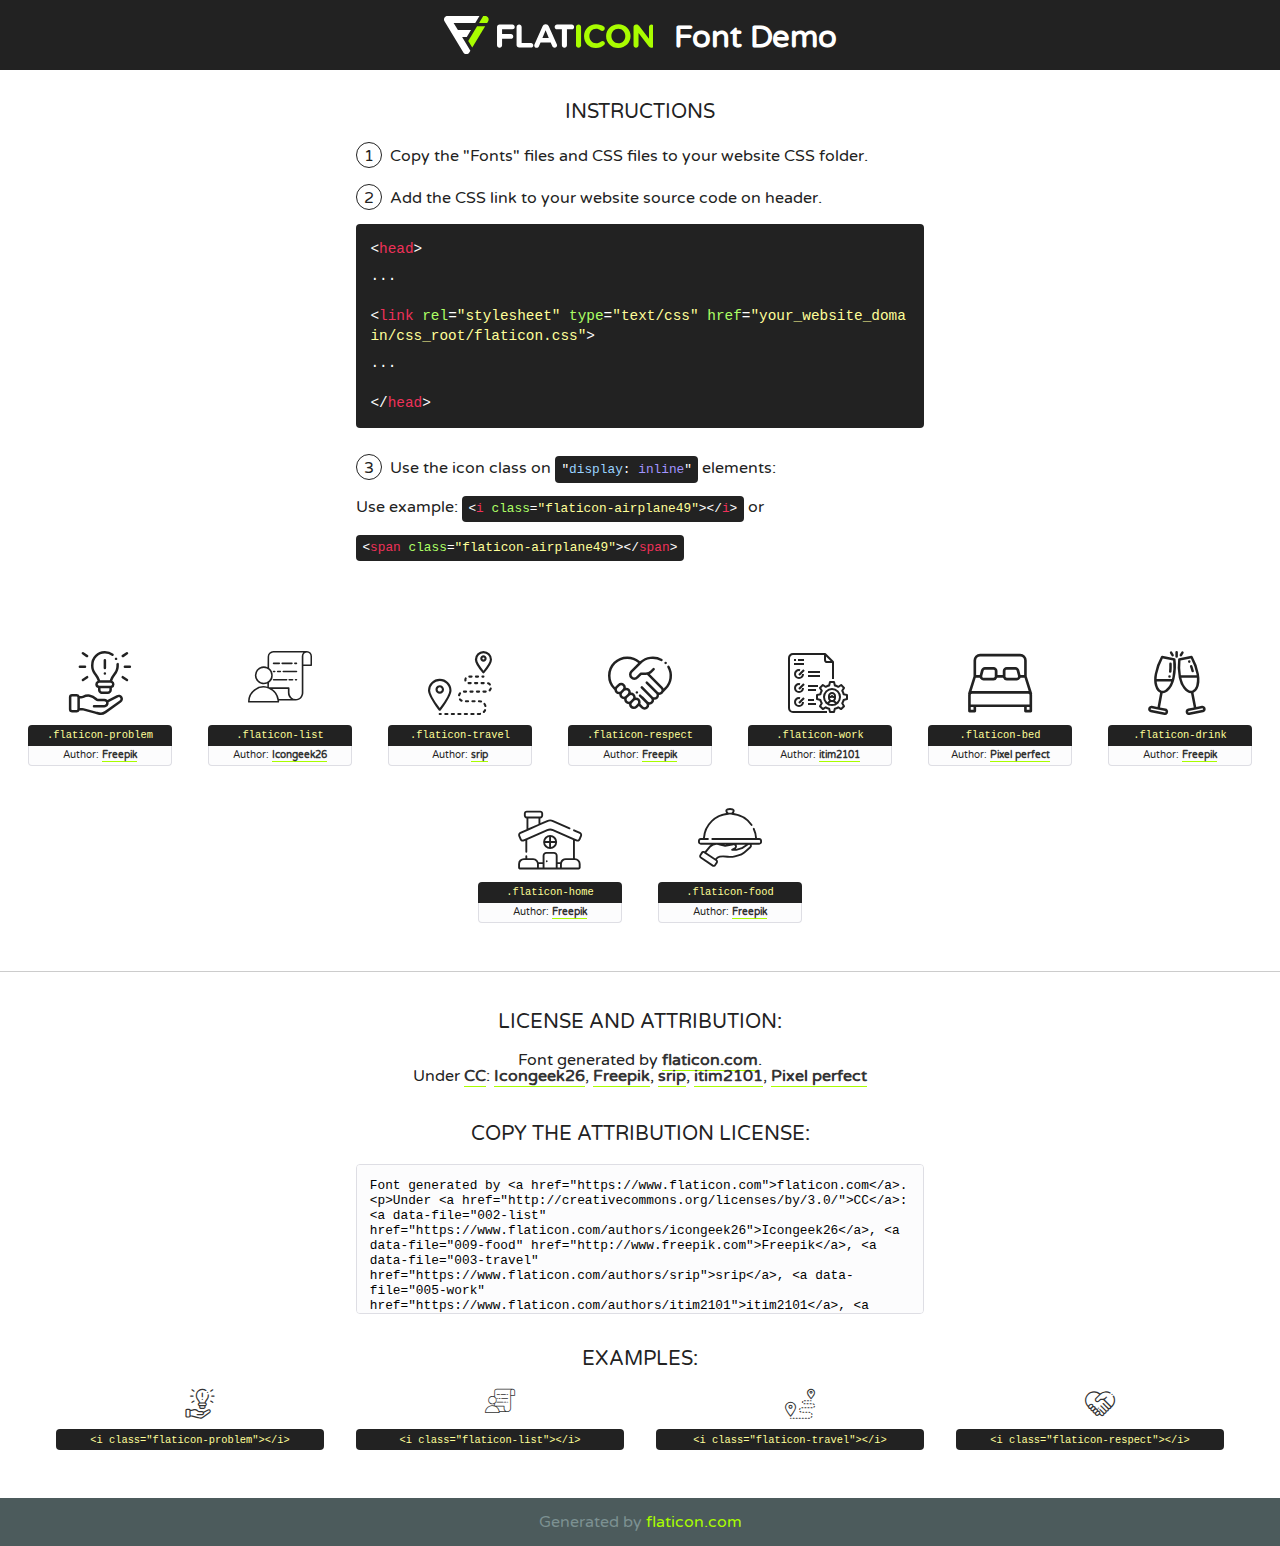
<file: citylisting-master/assets/fonts/flaticon.html>
<!DOCTYPE html>
<!--
  Flaticon icon font: Flaticon
  Creation date: 24/03/2020 06:28
-->
<html>
<!DOCTYPE html>
<html>

<head>
    <title>Flaticon WebFont</title>
    <link href="http://fonts.googleapis.com/css?family=Varela+Round" rel="stylesheet" type="text/css" />
    <link rel="stylesheet" type="text/css" href="flaticon.css">
    <meta charset="UTF-8">
    <style>
    html, body, div, span, applet, object, iframe,
    h1, h2, h3, h4, h5, h6, p, blockquote, pre,
    a, abbr, acronym, address, big, cite, code,
    del, dfn, em, img, ins, kbd, q, s, samp,
    small, strike, strong, sub, sup, tt, var,
    b, u, i, center,
    dl, dt, dd, ol, ul, li,
    fieldset, form, label, legend,
    table, caption, tbody, tfoot, thead, tr, th, td,
    article, aside, canvas, details, embed, 
    figure, figcaption, footer, header, hgroup, 
    menu, nav, output, ruby, section, summary,
    time, mark, audio, video {
        margin: 0;
        padding: 0;
        border: 0;
        font-size: 100%;
        font: inherit;
        vertical-align: baseline;
    }
    /* HTML5 display-role reset for older browsers */
    article, aside, details, figcaption, figure, 
    footer, header, hgroup, menu, nav, section {
        display: block;
    }
    body {
        line-height: 1;
    }
    ol, ul {
        list-style: none;
    }
    blockquote, q {
        quotes: none;
    }
    blockquote:before, blockquote:after,
    q:before, q:after {
        content: '';
        content: none;
    }
    table {
        border-collapse: collapse;
        border-spacing: 0;
    }
    body {
        font-family: 'Varela Round', Helvetica, Arial, sans-serif;
        font-size: 16px;
        color: #222;
    }
    a {
        color: #333;
        border-bottom: 1px solid #a9fd00;
        font-weight: bold;
        text-decoration: none;
    }
    * {
        -moz-box-sizing: border-box;
        -webkit-box-sizing: border-box;
        box-sizing: border-box;
        margin: 0;
        padding: 0;
    }
    [class^="flaticon-"]:before, [class*=" flaticon-"]:before, [class^="flaticon-"]:after, [class*=" flaticon-"]:after {
        font-family: Flaticon;
        font-size: 30px;
        font-style: normal;
        margin-left: 20px;
        color: #333;
    }
    .wrapper {
        max-width: 600px;
        margin: auto;
        padding: 0 1em;
    }
    .title {
        font-size: 1.25em;
        text-align: center;
        margin-bottom: 1em;
        text-transform: uppercase;
    }
    header {
        text-align: center;
        background-color: #222;
        color: #fff;
        padding: 1em;
    }
    header .logo {
        width: 210px;
        height: 38px;
        display: inline-block;
        vertical-align: middle;
        margin-right: 1em;
        border: none;
    }
    header strong {
        font-size: 1.95em;
        font-weight: bold;
        vertical-align: middle;
        margin-top: 5px;
        display: inline-block;
    }
    .demo {
        margin: 2em auto;
        line-height: 1.25em;
    }
    .demo ul li {
        margin-bottom: 1em;
    }
    .demo ul li .num {
        color: #222;
        border-radius: 20px;
        display: inline-block;
        width: 26px;
        padding: 3px;
        height: 26px;
        text-align: center;
        margin-right: 0.5em;
        border: 1px solid #222;
    }
    .demo ul li code {
        background-color: #222;
        border-radius: 4px;
        padding: 0.25em 0.5em;
        display: inline-block;
        color: #fff;
        font-family: Consolas,Monaco,Lucida Console,Liberation Mono,DejaVu Sans Mono,Bitstream Vera Sans Mono,Courier New, monospace;
        font-weight: lighter;
        margin-top: 1em;
        font-size: 0.8em;
        word-break: break-all;
    }
    .demo ul li code.big {
        padding: 1em;
        font-size: 0.9em;
    }
    .demo ul li code .red {
        color: #EF3159;
    }
    .demo ul li code .green {
        color: #ACFF65;
    }
    .demo ul li code .yellow {
        color: #FFFF99;
    }
    .demo ul li code .blue {
        color: #99D3FF;
    }
    .demo ul li code .purple {
        color: #A295FF;
    }
    .demo ul li code .dots {
        margin-top: 0.5em;
        display: block;
    }
    #glyphs {
        border-bottom: 1px solid #ccc;
        padding: 2em 0;
        text-align: center;
    }
    .glyph {
        display: inline-block;
        width: 9em;
        margin: 1em;
        text-align: center;
        vertical-align: top;
        background: #FFF;
    }
    .glyph .glyph-icon {
        padding: 10px;
        display: block;
        font-family:"Flaticon";
        font-size: 64px;
        line-height: 1;
    }
    .glyph .glyph-icon:before {
        font-size: 64px;
        color: #222;
        margin-left: 0;
    }
    .class-name {
        font-size: 0.65em;
        background-color: #222;
        color: #fff;
        border-radius: 4px 4px 0 0;
        padding: 0.5em;
        color: #FFFF99;
        font-family: Consolas,Monaco,Lucida Console,Liberation Mono,DejaVu Sans Mono,Bitstream Vera Sans Mono,Courier New, monospace;
    }
    .author-name {
        font-size: 0.6em;
        background-color: #fcfcfd;
        border: 1px solid #DEDEE4;
        border-top: 0;
        border-radius: 0 0 4px 4px;
        padding: 0.5em;
    }
    .class-name:last-child {
        font-size: 10px;
        color:#888;
    }
    .class-name:last-child a {
        font-size: 10px;
        color:#555;
    }
    .class-name:last-child a:hover {
        color:#a9fd00;
    }
    .glyph > input {
        display: block;
        width: 100px;
        margin: 5px auto;
        text-align: center;
        font-size: 12px;
        cursor: text;
    }
    .glyph > input.icon-input {
        font-family:"Flaticon";
        font-size: 16px;
        margin-bottom: 10px;
    }
    .attribution .title {
        margin-top: 2em;
    }
    .attribution textarea {
        background-color: #fcfcfd;
        padding: 1em;
        border: none;
        box-shadow: none;
        border: 1px solid #DEDEE4;
        border-radius: 4px;
        resize: none;
        width: 100%;
        height: 150px;
        font-size: 0.8em;
        font-family: Consolas,Monaco,Lucida Console,Liberation Mono,DejaVu Sans Mono,Bitstream Vera Sans Mono,Courier New, monospace;
        -webkit-appearance: none;
    }
    .iconsuse {
        margin: 2em auto;
        text-align: center;
        max-width: 1200px;
    }
    .iconsuse:after {
        content: '';
        display: table;
        clear: both;
    }
    .iconsuse .image {
        float: left;
        width: 25%;
        padding: 0 1em;
    }
    .iconsuse .image p {
        margin-bottom: 1em;
    }
    .iconsuse .image span {
        display: block;
        font-size: 0.65em;
        background-color: #222;
        color: #fff;
        border-radius: 4px;
        padding: 0.5em;
        color: #FFFF99;
        margin-top: 1em;
        font-family: Consolas,Monaco,Lucida Console,Liberation Mono,DejaVu Sans Mono,Bitstream Vera Sans Mono,Courier New, monospace;
    }
    #footer {
        text-align: center;
        background-color: #4C5B5C;
        color: #7c9192;
        padding: 1em;
    }
    #footer a {
        border: none;
        color: #a9fd00;
        font-weight: normal;
    }
    @media (max-width: 960px) {
        .iconsuse .image {
            width: 50%;
        }
    }
    @media (max-width: 560px) {
        .iconsuse .image {
            width: 100%;
        }
    }
    </style>
</head>

<body class="characters-off">

    <header>
        <a href="https://www.flaticon.com" target="_blank" class="logo">
            <svg version="1.1" xmlns="http://www.w3.org/2000/svg" xmlns:xlink="http://www.w3.org/1999/xlink" xmlns:a="http://ns.adobe.com/AdobeSVGViewerExtensions/3.0/" viewBox="0 0 560.875 102.036" enable-background="new 0 0 560.875 102.036" xml:space="preserve">
                <defs>
                </defs>
                <g>
                    <g class="letters">
                        <path fill="#ffffff" d="M141.596,29.675c0-3.777,2.985-6.767,6.764-6.767h34.438c3.426,0,6.15,2.728,6.15,6.15
                        c0,3.43-2.724,6.149-6.15,6.149h-27.674v13.091h23.719c3.429,0,6.151,2.724,6.151,6.15c0,3.43-2.723,6.149-6.151,6.149h-23.719
                        v17.574c0,3.773-2.986,6.761-6.764,6.761c-3.779,0-6.764-2.989-6.764-6.761V29.675z"></path>
                        <path fill="#ffffff" d="M193.844,29.149c0-3.781,2.985-6.767,6.764-6.767c3.776,0,6.763,2.985,6.763,6.767v42.957h25.039
                        c3.426,0,6.149,2.726,6.149,6.153c0,3.425-2.723,6.15-6.149,6.15h-31.802c-3.779,0-6.764-2.986-6.764-6.768V29.149z"></path>
                        <path fill="#ffffff" d="M241.891,75.71l21.438-48.407c1.492-3.341,4.215-5.357,7.906-5.357h0.792
                        c3.686,0,6.323,2.017,7.815,5.357l21.439,48.407c0.436,0.967,0.701,1.845,0.701,2.723c0,3.602-2.809,6.501-6.414,6.501
                        c-3.161,0-5.269-1.845-6.499-4.655l-4.132-9.661h-27.059l-4.301,10.102c-1.144,2.631-3.426,4.214-6.237,4.214
                        c-3.517,0-6.24-2.81-6.24-6.325C241.1,77.64,241.451,76.677,241.891,75.71z M279.932,58.666l-8.521-20.297l-8.526,20.297H279.932
                        z"></path>
                        <path fill="#ffffff" d="M314.864,35.387H301.86c-3.429,0-6.239-2.813-6.239-6.238c0-3.429,2.811-6.24,6.239-6.24h39.533
                        c3.426,0,6.237,2.811,6.237,6.24c0,3.425-2.811,6.238-6.237,6.238h-13.001v42.785c0,3.773-2.99,6.761-6.764,6.761
                        c-3.779,0-6.764-2.989-6.764-6.761V35.387z"></path>
                        <path fill="#A9FD00" d="M352.615,29.149c0-3.781,2.985-6.767,6.767-6.767c3.774,0,6.761,2.985,6.761,6.767v49.024
                        c0,3.773-2.987,6.761-6.761,6.761c-3.781,0-6.767-2.989-6.767-6.761V29.149z"></path>
                        <path fill="#A9FD00" d="M374.132,53.836v-0.179c0-17.481,13.178-31.801,32.065-31.801c9.22,0,15.459,2.458,20.557,6.238
                        c1.402,1.054,2.637,2.985,2.637,5.357c0,3.692-2.985,6.59-6.681,6.59c-1.845,0-3.071-0.702-4.044-1.319
                        c-3.776-2.813-7.729-4.393-12.562-4.393c-10.364,0-17.831,8.611-17.831,19.154v0.173c0,10.542,7.291,19.329,17.831,19.329
                        c5.715,0,9.492-1.756,13.359-4.834c1.049-0.874,2.458-1.491,4.039-1.491c3.429,0,6.325,2.813,6.325,6.236
                        c0,2.106-1.056,3.78-2.282,4.834c-5.539,4.834-12.036,7.733-21.878,7.733C387.572,85.464,374.132,71.493,374.132,53.836z"></path>
                        <path fill="#A9FD00" d="M433.009,53.836v-0.179c0-17.481,13.79-31.801,32.766-31.801c18.981,0,32.592,14.143,32.592,31.628v0.173
                        c0,17.483-13.785,31.807-32.769,31.807C446.625,85.464,433.009,71.32,433.009,53.836z M484.224,53.836v-0.179
                        c0-10.539-7.725-19.326-18.626-19.326c-10.893,0-18.449,8.611-18.449,19.154v0.173c0,10.542,7.73,19.329,18.626,19.329
                        C476.676,72.986,484.224,64.378,484.224,53.836z"></path>
                        <path fill="#A9FD00" d="M506.233,29.321c0-3.774,2.99-6.763,6.767-6.763h1.401c3.252,0,5.183,1.583,7.029,3.953l26.093,34.265
                        V29.059c0-3.692,2.99-6.677,6.681-6.677c3.683,0,6.671,2.985,6.671,6.677v48.934c0,3.78-2.987,6.765-6.764,6.765h-0.436
                        c-3.257,0-5.188-1.581-7.034-3.953l-27.056-35.492v32.944c0,3.687-2.985,6.676-6.678,6.676c-3.683,0-6.673-2.989-6.673-6.676
                        V29.321z"></path>
                    </g>
                    <g class="insignia">
                        <path fill="#ffffff" d="M48.372,56.137h12.517l11.156-18.537H37.186L25.688,18.539h57.825L94.668,0H9.271
                        C5.925,0,2.842,1.801,1.198,4.716c-1.644,2.907-1.593,6.482,0.134,9.343l50.38,83.501c1.678,2.781,4.689,4.476,7.938,4.476
                        c3.246,0,6.257-1.695,7.935-4.476l2.898-4.804L48.372,56.137z"></path>
                        <g class="i">
                            <path fill="#A9FD00" d="M93.575,18.539h0.031v0.004l21.652,0.004l2.705-4.488c1.727-2.861,1.778-6.436,0.133-9.343
                            C116.454,1.801,113.371,0,110.026,0h-5.294L93.575,18.539z"></path>
                            <polygon fill="#A9FD00" points="88.291,27.356 64.725,66.486 75.519,84.404 109.942,27.356"></polygon>
                        </g>
                    </g>
                </g>
            </svg>
        </a>
        <strong>Font Demo</strong>
    </header>


    <section class="demo wrapper">

        <p class="title">Instructions</p>

        <ul>
            <li>
                <span class="num">1</span>Copy the "Fonts" files and CSS files to your website CSS folder.
            </li>
            <li>
                <span class="num">2</span>Add the CSS link to your website source code on header.
                <code class="big">
                    &lt;<span class="red">head</span>&gt;
                    <br/><span class="dots">...</span>
                    <br/>&lt;<span class="red">link</span> <span class="green">rel</span>=<span class="yellow">"stylesheet"</span> <span class="green">type</span>=<span class="yellow">"text/css"</span> <span class="green">href</span>=<span class="yellow">"your_website_domain/css_root/flaticon.css"</span>&gt;
                    <br/><span class="dots">...</span>
                    <br/>&lt;/<span class="red">head</span>&gt;
                </code>
            </li>

            <li>
                <p>
                    <span class="num">3</span>Use the icon class on <code>"<span class="blue">display</span>:<span class="purple"> inline</span>"</code> elements:
                    <br />
                    Use example: <code>&lt;<span class="red">i</span> <span class="green">class</span>=<span class="yellow">&quot;flaticon-airplane49&quot;</span>&gt;&lt;/<span class="red">i</span>&gt;</code> or <code>&lt;<span class="red">span</span> <span class="green">class</span>=<span class="yellow">&quot;flaticon-airplane49&quot;</span>&gt;&lt;/<span class="red">span</span>&gt;</code>
            </li>
        </ul>

    </section>




   <section id="glyphs">          
    
      
        <div class="glyph"><div class="glyph-icon flaticon-problem"></div>
            <div class="class-name">.flaticon-problem</div>
            <div class="author-name">Author: <a data-file="001-problem" href="http://www.freepik.com">Freepik</a> </div> 
        </div>        
        
        <div class="glyph"><div class="glyph-icon flaticon-list"></div>
            <div class="class-name">.flaticon-list</div>
            <div class="author-name">Author: <a data-file="002-list" href="https://www.flaticon.com/authors/icongeek26">Icongeek26</a> </div> 
        </div>        
        
        <div class="glyph"><div class="glyph-icon flaticon-travel"></div>
            <div class="class-name">.flaticon-travel</div>
            <div class="author-name">Author: <a data-file="003-travel" href="https://www.flaticon.com/authors/srip">srip</a> </div> 
        </div>        
        
        <div class="glyph"><div class="glyph-icon flaticon-respect"></div>
            <div class="class-name">.flaticon-respect</div>
            <div class="author-name">Author: <a data-file="004-respect" href="http://www.freepik.com">Freepik</a> </div> 
        </div>        
        
        <div class="glyph"><div class="glyph-icon flaticon-work"></div>
            <div class="class-name">.flaticon-work</div>
            <div class="author-name">Author: <a data-file="005-work" href="https://www.flaticon.com/authors/itim2101">itim2101</a> </div> 
        </div>        
        
        <div class="glyph"><div class="glyph-icon flaticon-bed"></div>
            <div class="class-name">.flaticon-bed</div>
            <div class="author-name">Author: <a data-file="006-bed" href="https://www.flaticon.com/authors/pixel-perfect">Pixel perfect</a> </div> 
        </div>        
        
        <div class="glyph"><div class="glyph-icon flaticon-drink"></div>
            <div class="class-name">.flaticon-drink</div>
            <div class="author-name">Author: <a data-file="007-drink" href="http://www.freepik.com">Freepik</a> </div> 
        </div>        
        
        <div class="glyph"><div class="glyph-icon flaticon-home"></div>
            <div class="class-name">.flaticon-home</div>
            <div class="author-name">Author: <a data-file="008-home" href="http://www.freepik.com">Freepik</a> </div> 
        </div>        
        
        <div class="glyph"><div class="glyph-icon flaticon-food"></div>
            <div class="class-name">.flaticon-food</div>
            <div class="author-name">Author: <a data-file="009-food" href="http://www.freepik.com">Freepik</a> </div> 
        </div>        
        

    </section>



    <section class="attribution wrapper"   style="text-align:center;">

      <div class="title">License and attribution:</div><div class="attrDiv">Font generated by <a href="https://www.flaticon.com">flaticon.com</a>. <div><p>Under <a href="http://creativecommons.org/licenses/by/3.0/">CC</a>: <a data-file="002-list" href="https://www.flaticon.com/authors/icongeek26">Icongeek26</a>, <a data-file="009-food" href="http://www.freepik.com">Freepik</a>, <a data-file="003-travel" href="https://www.flaticon.com/authors/srip">srip</a>, <a data-file="005-work" href="https://www.flaticon.com/authors/itim2101">itim2101</a>, <a data-file="006-bed" href="https://www.flaticon.com/authors/pixel-perfect">Pixel perfect</a></p>  </div>
      </div>
      <div class="title">Copy the Attribution License:</div>

    <textarea onclick="this.focus();this.select();">Font generated by &lt;a href=&quot;https://www.flaticon.com&quot;&gt;flaticon.com&lt;/a&gt;. <p>Under <a href="http://creativecommons.org/licenses/by/3.0/">CC</a>: <a data-file="002-list" href="https://www.flaticon.com/authors/icongeek26">Icongeek26</a>, <a data-file="009-food" href="http://www.freepik.com">Freepik</a>, <a data-file="003-travel" href="https://www.flaticon.com/authors/srip">srip</a>, <a data-file="005-work" href="https://www.flaticon.com/authors/itim2101">itim2101</a>, <a data-file="006-bed" href="https://www.flaticon.com/authors/pixel-perfect">Pixel perfect</a></p>  
     </textarea>

    </section>

    <section class="iconsuse">

          <div class="title">Examples:</div>            
             
            <div class="image">
                <p>
                    <i class="glyph-icon flaticon-problem"></i> 
                    <span>&lt;i class=&quot;flaticon-problem&quot;&gt;&lt;/i&gt;</span>
                </p>
            </div>
            
            <div class="image">
                <p>
                    <i class="glyph-icon flaticon-list"></i> 
                    <span>&lt;i class=&quot;flaticon-list&quot;&gt;&lt;/i&gt;</span>
                </p>
            </div>
            
            <div class="image">
                <p>
                    <i class="glyph-icon flaticon-travel"></i> 
                    <span>&lt;i class=&quot;flaticon-travel&quot;&gt;&lt;/i&gt;</span>
                </p>
            </div>
            
            <div class="image">
                <p>
                    <i class="glyph-icon flaticon-respect"></i> 
                    <span>&lt;i class=&quot;flaticon-respect&quot;&gt;&lt;/i&gt;</span>
                </p>
            </div>
                       
        </div>
                            
    </section>

<div id="footer">
    <div>Generated by <a href="https://www.flaticon.com">flaticon.com</a>
    </div>
</div>



</body>
</html>
</file>
<file: citylisting-master/assets/css/themify-icons.css>
@font-face {
	font-family: 'themify';
	src:url('../fonts/themify.eot?-fvbane');


	src:url('../fonts/themify.eot?#iefix-fvbane') format('embedded-opentype'),
		url('../fonts/themify.woff?-fvbane') format('woff'),
		url('../fonts/themify.ttf?-fvbane') format('truetype'),
		url('../fonts/themify.svg?-fvbane#themify') format('svg');
	font-weight: normal;
	font-style: normal;
}

[class^="ti-"], [class*=" ti-"] {
	font-family: 'themify';
	speak: none;
	font-style: normal;
	font-weight: normal;
	font-variant: normal;
	text-transform: none;
	line-height: 1;

	/* Better Font Rendering =========== */
	-webkit-font-smoothing: antialiased;
	-moz-osx-font-smoothing: grayscale;
}

.ti-wand:before {
	content: "\e600";
}
.ti-volume:before {
	content: "\e601";
}
.ti-user:before {
	content: "\e602";
}
.ti-unlock:before {
	content: "\e603";
}
.ti-unlink:before {
	content: "\e604";
}
.ti-trash:before {
	content: "\e605";
}
.ti-thought:before {
	content: "\e606";
}
.ti-target:before {
	content: "\e607";
}
.ti-tag:before {
	content: "\e608";
}
.ti-tablet:before {
	content: "\e609";
}
.ti-star:before {
	content: "\e60a";
}
.ti-spray:before {
	content: "\e60b";
}
.ti-signal:before {
	content: "\e60c";
}
.ti-shopping-cart:before {
	content: "\e60d";
}
.ti-shopping-cart-full:before {
	content: "\e60e";
}
.ti-settings:before {
	content: "\e60f";
}
.ti-search:before {
	content: "\e610";
}
.ti-zoom-in:before {
	content: "\e611";
}
.ti-zoom-out:before {
	content: "\e612";
}
.ti-cut:before {
	content: "\e613";
}
.ti-ruler:before {
	content: "\e614";
}
.ti-ruler-pencil:before {
	content: "\e615";
}
.ti-ruler-alt:before {
	content: "\e616";
}
.ti-bookmark:before {
	content: "\e617";
}
.ti-bookmark-alt:before {
	content: "\e618";
}
.ti-reload:before {
	content: "\e619";
}
.ti-plus:before {
	content: "\e61a";
}
.ti-pin:before {
	content: "\e61b";
}
.ti-pencil:before {
	content: "\e61c";
}
.ti-pencil-alt:before {
	content: "\e61d";
}
.ti-paint-roller:before {
	content: "\e61e";
}
.ti-paint-bucket:before {
	content: "\e61f";
}
.ti-na:before {
	content: "\e620";
}
.ti-mobile:before {
	content: "\e621";
}
.ti-minus:before {
	content: "\e622";
}
.ti-medall:before {
	content: "\e623";
}
.ti-medall-alt:before {
	content: "\e624";
}
.ti-marker:before {
	content: "\e625";
}
.ti-marker-alt:before {
	content: "\e626";
}
.ti-arrow-up:before {
	content: "\e627";
}
.ti-arrow-right:before {
	content: "\e628";
}
.ti-arrow-left:before {
	content: "\e629";
}
.ti-arrow-down:before {
	content: "\e62a";
}
.ti-lock:before {
	content: "\e62b";
}
.ti-location-arrow:before {
	content: "\e62c";
}
.ti-link:before {
	content: "\e62d";
}
.ti-layout:before {
	content: "\e62e";
}
.ti-layers:before {
	content: "\e62f";
}
.ti-layers-alt:before {
	content: "\e630";
}
.ti-key:before {
	content: "\e631";
}
.ti-import:before {
	content: "\e632";
}
.ti-image:before {
	content: "\e633";
}
.ti-heart:before {
	content: "\e634";
}
.ti-heart-broken:before {
	content: "\e635";
}
.ti-hand-stop:before {
	content: "\e636";
}
.ti-hand-open:before {
	content: "\e637";
}
.ti-hand-drag:before {
	content: "\e638";
}
.ti-folder:before {
	content: "\e639";
}
.ti-flag:before {
	content: "\e63a";
}
.ti-flag-alt:before {
	content: "\e63b";
}
.ti-flag-alt-2:before {
	content: "\e63c";
}
.ti-eye:before {
	content: "\e63d";
}
.ti-export:before {
	content: "\e63e";
}
.ti-exchange-vertical:before {
	content: "\e63f";
}
.ti-desktop:before {
	content: "\e640";
}
.ti-cup:before {
	content: "\e641";
}
.ti-crown:before {
	content: "\e642";
}
.ti-comments:before {
	content: "\e643";
}
.ti-comment:before {
	content: "\e644";
}
.ti-comment-alt:before {
	content: "\e645";
}
.ti-close:before {
	content: "\e646";
}
.ti-clip:before {
	content: "\e647";
}
.ti-angle-up:before {
	content: "\e648";
}
.ti-angle-right:before {
	content: "\e649";
}
.ti-angle-left:before {
	content: "\e64a";
}
.ti-angle-down:before {
	content: "\e64b";
}
.ti-check:before {
	content: "\e64c";
}
.ti-check-box:before {
	content: "\e64d";
}
.ti-camera:before {
	content: "\e64e";
}
.ti-announcement:before {
	content: "\e64f";
}
.ti-brush:before {
	content: "\e650";
}
.ti-briefcase:before {
	content: "\e651";
}
.ti-bolt:before {
	content: "\e652";
}
.ti-bolt-alt:before {
	content: "\e653";
}
.ti-blackboard:before {
	content: "\e654";
}
.ti-bag:before {
	content: "\e655";
}
.ti-move:before {
	content: "\e656";
}
.ti-arrows-vertical:before {
	content: "\e657";
}
.ti-arrows-horizontal:before {
	content: "\e658";
}
.ti-fullscreen:before {
	content: "\e659";
}
.ti-arrow-top-right:before {
	content: "\e65a";
}
.ti-arrow-top-left:before {
	content: "\e65b";
}
.ti-arrow-circle-up:before {
	content: "\e65c";
}
.ti-arrow-circle-right:before {
	content: "\e65d";
}
.ti-arrow-circle-left:before {
	content: "\e65e";
}
.ti-arrow-circle-down:before {
	content: "\e65f";
}
.ti-angle-double-up:before {
	content: "\e660";
}
.ti-angle-double-right:before {
	content: "\e661";
}
.ti-angle-double-left:before {
	content: "\e662";
}
.ti-angle-double-down:before {
	content: "\e663";
}
.ti-zip:before {
	content: "\e664";
}
.ti-world:before {
	content: "\e665";
}
.ti-wheelchair:before {
	content: "\e666";
}
.ti-view-list:before {
	content: "\e667";
}
.ti-view-list-alt:before {
	content: "\e668";
}
.ti-view-grid:before {
	content: "\e669";
}
.ti-uppercase:before {
	content: "\e66a";
}
.ti-upload:before {
	content: "\e66b";
}
.ti-underline:before {
	content: "\e66c";
}
.ti-truck:before {
	content: "\e66d";
}
.ti-timer:before {
	content: "\e66e";
}
.ti-ticket:before {
	content: "\e66f";
}
.ti-thumb-up:before {
	content: "\e670";
}
.ti-thumb-down:before {
	content: "\e671";
}
.ti-text:before {
	content: "\e672";
}
.ti-stats-up:before {
	content: "\e673";
}
.ti-stats-down:before {
	content: "\e674";
}
.ti-split-v:before {
	content: "\e675";
}
.ti-split-h:before {
	content: "\e676";
}
.ti-smallcap:before {
	content: "\e677";
}
.ti-shine:before {
	content: "\e678";
}
.ti-shift-right:before {
	content: "\e679";
}
.ti-shift-left:before {
	content: "\e67a";
}
.ti-shield:before {
	content: "\e67b";
}
.ti-notepad:before {
	content: "\e67c";
}
.ti-server:before {
	content: "\e67d";
}
.ti-quote-right:before {
	content: "\e67e";
}
.ti-quote-left:before {
	content: "\e67f";
}
.ti-pulse:before {
	content: "\e680";
}
.ti-printer:before {
	content: "\e681";
}
.ti-power-off:before {
	content: "\e682";
}
.ti-plug:before {
	content: "\e683";
}
.ti-pie-chart:before {
	content: "\e684";
}
.ti-paragraph:before {
	content: "\e685";
}
.ti-panel:before {
	content: "\e686";
}
.ti-package:before {
	content: "\e687";
}
.ti-music:before {
	content: "\e688";
}
.ti-music-alt:before {
	content: "\e689";
}
.ti-mouse:before {
	content: "\e68a";
}
.ti-mouse-alt:before {
	content: "\e68b";
}
.ti-money:before {
	content: "\e68c";
}
.ti-microphone:before {
	content: "\e68d";
}
.ti-menu:before {
	content: "\e68e";
}
.ti-menu-alt:before {
	content: "\e68f";
}
.ti-map:before {
	content: "\e690";
}
.ti-map-alt:before {
	content: "\e691";
}
.ti-loop:before {
	content: "\e692";
}
.ti-location-pin:before {
	content: "\e693";
}
.ti-list:before {
	content: "\e694";
}
.ti-light-bulb:before {
	content: "\e695";
}
.ti-Italic:before {
	content: "\e696";
}
.ti-info:before {
	content: "\e697";
}
.ti-infinite:before {
	content: "\e698";
}
.ti-id-badge:before {
	content: "\e699";
}
.ti-hummer:before {
	content: "\e69a";
}
.ti-home:before {
	content: "\e69b";
}
.ti-help:before {
	content: "\e69c";
}
.ti-headphone:before {
	content: "\e69d";
}
.ti-harddrives:before {
	content: "\e69e";
}
.ti-harddrive:before {
	content: "\e69f";
}
.ti-gift:before {
	content: "\e6a0";
}
.ti-game:before {
	content: "\e6a1";
}
.ti-filter:before {
	content: "\e6a2";
}
.ti-files:before {
	content: "\e6a3";
}
.ti-file:before {
	content: "\e6a4";
}
.ti-eraser:before {
	content: "\e6a5";
}
.ti-envelope:before {
	content: "\e6a6";
}
.ti-download:before {
	content: "\e6a7";
}
.ti-direction:before {
	content: "\e6a8";
}
.ti-direction-alt:before {
	content: "\e6a9";
}
.ti-dashboard:before {
	content: "\e6aa";
}
.ti-control-stop:before {
	content: "\e6ab";
}
.ti-control-shuffle:before {
	content: "\e6ac";
}
.ti-control-play:before {
	content: "\e6ad";
}
.ti-control-pause:before {
	content: "\e6ae";
}
.ti-control-forward:before {
	content: "\e6af";
}
.ti-control-backward:before {
	content: "\e6b0";
}
.ti-cloud:before {
	content: "\e6b1";
}
.ti-cloud-up:before {
	content: "\e6b2";
}
.ti-cloud-down:before {
	content: "\e6b3";
}
.ti-clipboard:before {
	content: "\e6b4";
}
.ti-car:before {
	content: "\e6b5";
}
.ti-calendar:before {
	content: "\e6b6";
}
.ti-book:before {
	content: "\e6b7";
}
.ti-bell:before {
	content: "\e6b8";
}
.ti-basketball:before {
	content: "\e6b9";
}
.ti-bar-chart:before {
	content: "\e6ba";
}
.ti-bar-chart-alt:before {
	content: "\e6bb";
}
.ti-back-right:before {
	content: "\e6bc";
}
.ti-back-left:before {
	content: "\e6bd";
}
.ti-arrows-corner:before {
	content: "\e6be";
}
.ti-archive:before {
	content: "\e6bf";
}
.ti-anchor:before {
	content: "\e6c0";
}
.ti-align-right:before {
	content: "\e6c1";
}
.ti-align-left:before {
	content: "\e6c2";
}
.ti-align-justify:before {
	content: "\e6c3";
}
.ti-align-center:before {
	content: "\e6c4";
}
.ti-alert:before {
	content: "\e6c5";
}
.ti-alarm-clock:before {
	content: "\e6c6";
}
.ti-agenda:before {
	content: "\e6c7";
}
.ti-write:before {
	content: "\e6c8";
}
.ti-window:before {
	content: "\e6c9";
}
.ti-widgetized:before {
	content: "\e6ca";
}
.ti-widget:before {
	content: "\e6cb";
}
.ti-widget-alt:before {
	content: "\e6cc";
}
.ti-wallet:before {
	content: "\e6cd";
}
.ti-video-clapper:before {
	content: "\e6ce";
}
.ti-video-camera:before {
	content: "\e6cf";
}
.ti-vector:before {
	content: "\e6d0";
}
.ti-themify-logo:before {
	content: "\e6d1";
}
.ti-themify-favicon:before {
	content: "\e6d2";
}
.ti-themify-favicon-alt:before {
	content: "\e6d3";
}
.ti-support:before {
	content: "\e6d4";
}
.ti-stamp:before {
	content: "\e6d5";
}
.ti-split-v-alt:before {
	content: "\e6d6";
}
.ti-slice:before {
	content: "\e6d7";
}
.ti-shortcode:before {
	content: "\e6d8";
}
.ti-shift-right-alt:before {
	content: "\e6d9";
}
.ti-shift-left-alt:before {
	content: "\e6da";
}
.ti-ruler-alt-2:before {
	content: "\e6db";
}
.ti-receipt:before {
	content: "\e6dc";
}
.ti-pin2:before {
	content: "\e6dd";
}
.ti-pin-alt:before {
	content: "\e6de";
}
.ti-pencil-alt2:before {
	content: "\e6df";
}
.ti-palette:before {
	content: "\e6e0";
}
.ti-more:before {
	content: "\e6e1";
}
.ti-more-alt:before {
	content: "\e6e2";
}
.ti-microphone-alt:before {
	content: "\e6e3";
}
.ti-magnet:before {
	content: "\e6e4";
}
.ti-line-double:before {
	content: "\e6e5";
}
.ti-line-dotted:before {
	content: "\e6e6";
}
.ti-line-dashed:before {
	content: "\e6e7";
}
.ti-layout-width-full:before {
	content: "\e6e8";
}
.ti-layout-width-default:before {
	content: "\e6e9";
}
.ti-layout-width-default-alt:before {
	content: "\e6ea";
}
.ti-layout-tab:before {
	content: "\e6eb";
}
.ti-layout-tab-window:before {
	content: "\e6ec";
}
.ti-layout-tab-v:before {
	content: "\e6ed";
}
.ti-layout-tab-min:before {
	content: "\e6ee";
}
.ti-layout-slider:before {
	content: "\e6ef";
}
.ti-layout-slider-alt:before {
	content: "\e6f0";
}
.ti-layout-sidebar-right:before {
	content: "\e6f1";
}
.ti-layout-sidebar-none:before {
	content: "\e6f2";
}
.ti-layout-sidebar-left:before {
	content: "\e6f3";
}
.ti-layout-placeholder:before {
	content: "\e6f4";
}
.ti-layout-menu:before {
	content: "\e6f5";
}
.ti-layout-menu-v:before {
	content: "\e6f6";
}
.ti-layout-menu-separated:before {
	content: "\e6f7";
}
.ti-layout-menu-full:before {
	content: "\e6f8";
}
.ti-layout-media-right-alt:before {
	content: "\e6f9";
}
.ti-layout-media-right:before {
	content: "\e6fa";
}
.ti-layout-media-overlay:before {
	content: "\e6fb";
}
.ti-layout-media-overlay-alt:before {
	content: "\e6fc";
}
.ti-layout-media-overlay-alt-2:before {
	content: "\e6fd";
}
.ti-layout-media-left-alt:before {
	content: "\e6fe";
}
.ti-layout-media-left:before {
	content: "\e6ff";
}
.ti-layout-media-center-alt:before {
	content: "\e700";
}
.ti-layout-media-center:before {
	content: "\e701";
}
.ti-layout-list-thumb:before {
	content: "\e702";
}
.ti-layout-list-thumb-alt:before {
	content: "\e703";
}
.ti-layout-list-post:before {
	content: "\e704";
}
.ti-layout-list-large-image:before {
	content: "\e705";
}
.ti-layout-line-solid:before {
	content: "\e706";
}
.ti-layout-grid4:before {
	content: "\e707";
}
.ti-layout-grid3:before {
	content: "\e708";
}
.ti-layout-grid2:before {
	content: "\e709";
}
.ti-layout-grid2-thumb:before {
	content: "\e70a";
}
.ti-layout-cta-right:before {
	content: "\e70b";
}
.ti-layout-cta-left:before {
	content: "\e70c";
}
.ti-layout-cta-center:before {
	content: "\e70d";
}
.ti-layout-cta-btn-right:before {
	content: "\e70e";
}
.ti-layout-cta-btn-left:before {
	content: "\e70f";
}
.ti-layout-column4:before {
	content: "\e710";
}
.ti-layout-column3:before {
	content: "\e711";
}
.ti-layout-column2:before {
	content: "\e712";
}
.ti-layout-accordion-separated:before {
	content: "\e713";
}
.ti-layout-accordion-merged:before {
	content: "\e714";
}
.ti-layout-accordion-list:before {
	content: "\e715";
}
.ti-ink-pen:before {
	content: "\e716";
}
.ti-info-alt:before {
	content: "\e717";
}
.ti-help-alt:before {
	content: "\e718";
}
.ti-headphone-alt:before {
	content: "\e719";
}
.ti-hand-point-up:before {
	content: "\e71a";
}
.ti-hand-point-right:before {
	content: "\e71b";
}
.ti-hand-point-left:before {
	content: "\e71c";
}
.ti-hand-point-down:before {
	content: "\e71d";
}
.ti-gallery:before {
	content: "\e71e";
}
.ti-face-smile:before {
	content: "\e71f";
}
.ti-face-sad:before {
	content: "\e720";
}
.ti-credit-card:before {
	content: "\e721";
}
.ti-control-skip-forward:before {
	content: "\e722";
}
.ti-control-skip-backward:before {
	content: "\e723";
}
.ti-control-record:before {
	content: "\e724";
}
.ti-control-eject:before {
	content: "\e725";
}
.ti-comments-smiley:before {
	content: "\e726";
}
.ti-brush-alt:before {
	content: "\e727";
}
.ti-youtube:before {
	content: "\e728";
}
.ti-vimeo:before {
	content: "\e729";
}
.ti-twitter:before {
	content: "\e72a";
}
.ti-time:before {
	content: "\e72b";
}
.ti-tumblr:before {
	content: "\e72c";
}
.ti-skype:before {
	content: "\e72d";
}
.ti-share:before {
	content: "\e72e";
}
.ti-share-alt:before {
	content: "\e72f";
}
.ti-rocket:before {
	content: "\e730";
}
.ti-pinterest:before {
	content: "\e731";
}
.ti-new-window:before {
	content: "\e732";
}
.ti-microsoft:before {
	content: "\e733";
}
.ti-list-ol:before {
	content: "\e734";
}
.ti-linkedin:before {
	content: "\e735";
}
.ti-layout-sidebar-2:before {
	content: "\e736";
}
.ti-layout-grid4-alt:before {
	content: "\e737";
}
.ti-layout-grid3-alt:before {
	content: "\e738";
}
.ti-layout-grid2-alt:before {
	content: "\e739";
}
.ti-layout-column4-alt:before {
	content: "\e73a";
}
.ti-layout-column3-alt:before {
	content: "\e73b";
}
.ti-layout-column2-alt:before {
	content: "\e73c";
}
.ti-instagram:before {
	content: "\e73d";
}
.ti-google:before {
	content: "\e73e";
}
.ti-github:before {
	content: "\e73f";
}
.ti-flickr:before {
	content: "\e740";
}
.ti-facebook:before {
	content: "\e741";
}
.ti-dropbox:before {
	content: "\e742";
}
.ti-dribbble:before {
	content: "\e743";
}
.ti-apple:before {
	content: "\e744";
}
.ti-android:before {
	content: "\e745";
}
.ti-save:before {
	content: "\e746";
}
.ti-save-alt:before {
	content: "\e747";
}
.ti-yahoo:before {
	content: "\e748";
}
.ti-wordpress:before {
	content: "\e749";
}
.ti-vimeo-alt:before {
	content: "\e74a";
}
.ti-twitter-alt:before {
	content: "\e74b";
}
.ti-tumblr-alt:before {
	content: "\e74c";
}
.ti-trello:before {
	content: "\e74d";
}
.ti-stack-overflow:before {
	content: "\e74e";
}
.ti-soundcloud:before {
	content: "\e74f";
}
.ti-sharethis:before {
	content: "\e750";
}
.ti-sharethis-alt:before {
	content: "\e751";
}
.ti-reddit:before {
	content: "\e752";
}
.ti-pinterest-alt:before {
	content: "\e753";
}
.ti-microsoft-alt:before {
	content: "\e754";
}
.ti-linux:before {
	content: "\e755";
}
.ti-jsfiddle:before {
	content: "\e756";
}
.ti-joomla:before {
	content: "\e757";
}
.ti-html5:before {
	content: "\e758";
}
.ti-flickr-alt:before {
	content: "\e759";
}
.ti-email:before {
	content: "\e75a";
}
.ti-drupal:before {
	content: "\e75b";
}
.ti-dropbox-alt:before {
	content: "\e75c";
}
.ti-css3:before {
	content: "\e75d";
}
.ti-rss:before {
	content: "\e75e";
}
.ti-rss-alt:before {
	content: "\e75f";
}
</file>
<file: citylisting-master/assets/css/nice-select.css>
.nice-select {
  -webkit-tap-highlight-color: transparent;
  background-color: #fff;
  border-radius: 5px;
  border: solid 1px #e8e8e8;
  box-sizing: border-box;
  clear: both;
  cursor: pointer;
  display: block;
  float: left;
  font-family: inherit;
  font-size: 14px;
  font-weight: normal;
  height: 42px;
  line-height: 40px;
  outline: none;
  padding-left: 18px;
  padding-right: 30px;
  position: relative;
  text-align: left !important;
  -webkit-transition: all 0.2s ease-in-out;
  transition: all 0.2s ease-in-out;
  -webkit-user-select: none;
     -moz-user-select: none;
      -ms-user-select: none;
          user-select: none;
  white-space: nowrap;
  width: auto; }
  .nice-select:hover {
    border-color: #dbdbdb; }
  .nice-select:active, .nice-select.open, .nice-select:focus {
    border-color: #999; }
  .nice-select:after {
    border-bottom: 2px solid #999;
    border-right: 2px solid #999;
    content: '';
    display: block;
    height: 5px;
    margin-top: -4px;
    pointer-events: none;
    position: absolute;
    right: 12px;
    top: 50%;
    -webkit-transform-origin: 66% 66%;
        -ms-transform-origin: 66% 66%;
            transform-origin: 66% 66%;
    -webkit-transform: rotate(45deg);
        -ms-transform: rotate(45deg);
            transform: rotate(45deg);
    -webkit-transition: all 0.15s ease-in-out;
    transition: all 0.15s ease-in-out;
    width: 5px; }
  .nice-select.open:after {
    -webkit-transform: rotate(-135deg);
        -ms-transform: rotate(-135deg);
            transform: rotate(-135deg); }
  .nice-select.open .list {
    opacity: 1;
    pointer-events: auto;
    -webkit-transform: scale(1) translateY(0);
        -ms-transform: scale(1) translateY(0);
            transform: scale(1) translateY(0); }
  .nice-select.disabled {
    border-color: #ededed;
    color: #999;
    pointer-events: none; }
    .nice-select.disabled:after {
      border-color: #cccccc; }
  .nice-select.wide {
    width: 100%; }
    .nice-select.wide .list {
      left: 0 !important;
      right: 0 !important; }
  .nice-select.right {
    float: right; }
    .nice-select.right .list {
      left: auto;
      right: 0; }
  .nice-select.small {
    font-size: 12px;
    height: 36px;
    line-height: 34px; }
    .nice-select.small:after {
      height: 4px;
      width: 4px; }
    .nice-select.small .option {
      line-height: 34px;
      min-height: 34px; }
  .nice-select .list {
    background-color: #fff;
    border-radius: 5px;
    box-shadow: 0 0 0 1px rgba(68, 68, 68, 0.11);
    box-sizing: border-box;
    margin-top: 4px;
    opacity: 0;
    overflow: hidden;
    padding: 0;
    pointer-events: none;
    position: absolute;
    top: 100%;
    left: 0;
    -webkit-transform-origin: 50% 0;
        -ms-transform-origin: 50% 0;
            transform-origin: 50% 0;
    -webkit-transform: scale(0.75) translateY(-21px);
        -ms-transform: scale(0.75) translateY(-21px);
            transform: scale(0.75) translateY(-21px);
    -webkit-transition: all 0.2s cubic-bezier(0.5, 0, 0, 1.25), opacity 0.15s ease-out;
    transition: all 0.2s cubic-bezier(0.5, 0, 0, 1.25), opacity 0.15s ease-out;
    z-index: 9; }
    .nice-select .list:hover .option:not(:hover) {
      background-color: transparent !important; }
  .nice-select .option {
    cursor: pointer;
    font-weight: 400;
    line-height: 40px;
    list-style: none;
    min-height: 40px;
    outline: none;
    padding-left: 18px;
    padding-right: 29px;
    text-align: left;
    -webkit-transition: all 0.2s;
    transition: all 0.2s; }
    .nice-select .option:hover, .nice-select .option.focus, .nice-select .option.selected.focus {
      background-color: #f6f6f6; }
    .nice-select .option.selected {
      font-weight: bold; }
    .nice-select .option.disabled {
      background-color: transparent;
      color: #999;
      cursor: default; }

.no-csspointerevents .nice-select .list {
  display: none; }

.no-csspointerevents .nice-select.open .list {
  display: block; }
</file>
<file: citylisting-master/assets/css/style.css>
@import url("https://fonts.googleapis.com/css?family=Josefin+Sans:300,400,500,600,700|Sacramento|Sulphur+Point:400,700&display=swap");.white-bg{background:#ffffff}.gray-bg{background:#f5f5f5}.gray-bg{background:#f7f7fd}.white-bg{background:#fff}.black-bg{background:#16161a}.theme-bg{background:#eb566c}.brand-bg{background:#f1f4fa}.testimonial-bg{background:#f9fafc}.white-color{color:#fff}.black-color{color:#16161a}.theme-color{color:#eb566c}.boxed-btn{background:#fff;color:#eb566c !important;display:inline-block;padding:18px 44px;font-family:"Sulphur Point",sans-serif;font-size:14px;font-weight:400;border:0;border:1px solid #eb566c;letter-spacing:3px;text-align:center;color:#eb566c;text-transform:uppercase;cursor:pointer}.boxed-btn:hover{background:#eb566c;color:#fff !important;border:1px solid #eb566c}.boxed-btn:focus{outline:none}.boxed-btn.large-width{width:220px}[data-overlay]{position:relative;background-size:cover;background-repeat:no-repeat;background-position:center center}[data-overlay]::before{position:absolute;left:0;top:0;right:0;bottom:0;content:""}[data-opacity="1"]::before{opacity:0.1}[data-opacity="2"]::before{opacity:0.2}[data-opacity="3"]::before{opacity:0.3}[data-opacity="4"]::before{opacity:0.4}[data-opacity="5"]::before{opacity:0.5}[data-opacity="6"]::before{opacity:0.6}[data-opacity="7"]::before{opacity:0.7}[data-opacity="8"]::before{opacity:0.8}[data-opacity="9"]::before{opacity:0.9}body{font-family:"Sulphur Point",sans-serif;font-weight:normal;font-style:normal}h1,h2,h3,h4,h5,h6{font-family:"Sulphur Point",sans-serif;color:#1c1930;margin-top:0px;font-style:normal;font-weight:500;text-transform:normal}p{font-family:"Sulphur Point",sans-serif;color:#10285d;font-size:16px;line-height:30px;margin-bottom:15px;font-weight:normal}.bg-img-1{background-image:url(../img/slider/slider-img-1.jpg)}.bg-img-2{background-image:url(../img/background-img/bg-img-2.jpg)}.cta-bg-1{background-image:url(../img/background-img/bg-img-3.jpg)}.img{max-width:100%;-webkit-transition:all .3s ease-out 0s;-moz-transition:all .3s ease-out 0s;-ms-transition:all .3s ease-out 0s;-o-transition:all .3s ease-out 0s;transition:all .3s ease-out 0s}.f-left{float:left}.f-right{float:right}.fix{overflow:hidden}.clear{clear:both}a,.button{-webkit-transition:all .3s ease-out 0s;-moz-transition:all .3s ease-out 0s;-ms-transition:all .3s ease-out 0s;-o-transition:all .3s ease-out 0s;transition:all .3s ease-out 0s}a:focus,.button:focus{text-decoration:none;outline:none}a{color:#635c5c}a:hover{color:#fff}a:focus,a:hover,.portfolio-cat a:hover,.footer -menu li a:hover{text-decoration:none}a,button{color:#fff;outline:medium none}button:focus,input:focus,input:focus,textarea,textarea:focus{outline:0}.uppercase{text-transform:uppercase}input:focus::-moz-placeholder{opacity:0;-webkit-transition:.4s;-o-transition:.4s;transition:.4s}.capitalize{text-transform:capitalize}h1 a,h2 a,h3 a,h4 a,h5 a,h6 a{color:inherit}ul{margin:0px;padding:0px}li{list-style:none}hr{border-bottom:1px solid #eceff8;border-top:0 none;margin:30px 0;padding:0}.theme-overlay{position:relative}.theme-overlay::before{background:#1696e7 none repeat scroll 0 0;content:"";height:100%;left:0;opacity:0.6;position:absolute;top:0;width:100%}.overlay{position:relative;z-index:0}.overlay::before{position:absolute;content:"";top:0;left:0;width:100%;height:100%;z-index:-1}.overlay2{position:relative;z-index:0}.overlay2::before{position:absolute;content:"";background-color:#2E2200;top:0;left:0;width:100%;height:100%;z-index:-1;opacity:0.5}.section-padding{padding-top:120px;padding-bottom:120px}.separator{border-top:1px solid #f2f2f2}.mb-90{margin-bottom:90px}@media (max-width: 767px){.mb-90{margin-bottom:30px}}@media (min-width: 768px) and (max-width: 991px){.mb-90{margin-bottom:45px}}.owl-carousel .owl-nav div{background:rgba(255,255,255,0.8) none repeat scroll 0 0;height:40px;left:20px;line-height:40px;font-size:22px;color:#646464;opacity:1;visibility:visible;position:absolute;text-align:center;top:50%;transform:translateY(-50%);transition:all 0.3s ease 0s;width:40px}.owl-carousel .owl-nav div.owl-next{left:auto;right:-30px}.owl-carousel .owl-nav div.owl-next i{position:relative;right:0;top:1px}.owl-carousel .owl-nav div.owl-prev i{position:relative;right:1px;top:0px}.owl-carousel:hover .owl-nav div{opacity:1;visibility:visible}.owl-carousel:hover .owl-nav div:hover{color:#fff;background:#ff3500}.btn{background:#ff3d1c;border-radius:30px;-moz-user-select:none;text-transform:uppercase;font-family:"Sulphur Point",sans-serif;color:#fff;cursor:pointer;display:inline-block;font-size:14px;font-weight:500;letter-spacing:1px;line-height:0;margin-bottom:0;padding:27px 44px;margin:10px;cursor:pointer;transition:color 0.4s linear;position:relative;z-index:1;border:0;overflow:hidden;margin:0}.btn::before{content:"";position:absolute;left:0;top:0;width:101%;height:101%;background:#f32a48;z-index:1;border-radius:5px;transition:transform 0.5s;transition-timing-function:ease;transform-origin:0 0;transition-timing-function:cubic-bezier(0.5, 1.6, 0.4, 0.7);transform:scaleX(0);border-radius:0}.btn:hover::before{transform:scaleX(1);color:#fff !important;z-index:-1}.btn2{padding:55px 94px;cursor:pointer}@media only screen and (min-width: 1200px) and (max-width: 1300px){.btn2{padding:55px 70px}}.btn-black{background:#0b1416;padding:30px 36px;box-shadow:0px 10px 30px 0px rgba(249,248,249,0.1)}.white-btn{background:#fff;color:#020230}.btn.focus,.btn:focus{outline:0;box-shadow:none}.header-btn{padding:14px 29px}.header-btn svg{margin-right:9px;position:relative;top:-2px}.list-btn{width:100%;border-radius:5px}.border-btn{border:2px solid #eb566c;color:#eb566c;font:"Sulphur Point",sans-serif;background:none;border-radius:5px;-moz-user-select:none;padding:28px 50px;margin:10px;text-transform:uppercase;cursor:pointer;display:inline-block;font-size:14px;font-weight:500;letter-spacing:1px;margin-bottom:0;position:relative;transition:color 0.4s linear;position:relative;overflow:hidden;margin:0}.border-btn::before{border:2px solid transparent;content:"";position:absolute;left:0;top:0;width:100%;height:100%;background:#eb566c;z-index:-1;transition:transform 0.5s;transition-timing-function:ease;transform-origin:0 0;transition-timing-function:cubic-bezier(0.5, 1.6, 0.4, 0.7);transform:scaleY(0);border-radius:0}.border-btn:hover::before{transform:scaleY(1);order:2px solid transparent}.send-btn{background:#eb566c;color:#fff;font-size:14px;width:100%;height:55px;border:none;border-radius:5px;cursor:pointer;transition:color 0.4s linear;position:relative;overflow:hidden;z-index:1}.send-btn::before{border:2px solid transparent;content:"";position:absolute;left:0;top:0;width:100%;height:100%;background:#e6373d;color:#eb566c;z-index:-1;transition:transform 0.5s;transition-timing-function:ease;transform-origin:0 0;transition-timing-function:cubic-bezier(0.5, 1.6, 0.4, 0.7);transform:scaleX(0)}.send-btn:hover::before{transform:scaleY(1);order:2px solid transparent;color:red}.breadcrumb>.active{color:#888}#scrollUp,#back-top{background:#eb566c;height:50px;width:50px;right:31px;bottom:18px;position:fixed;color:#fff;font-size:20px;text-align:center;border-radius:50%;line-height:48px;border:2px solid transparent;box-shadow:0 0 10px 3px rgba(108,98,98,0.2)}@media (max-width: 575px){#scrollUp,#back-top{right:16px}}#scrollUp a i,#back-top a i{display:block;line-height:50px}#scrollUp:hover{color:#fff}.sticky-bar{left:0;margin:auto;position:fixed;top:0;width:100%;-webkit-box-shadow:0 10px 15px rgba(25,25,25,0.1);box-shadow:0 10px 15px rgba(25,25,25,0.1);z-index:9999;-webkit-animation:300ms ease-in-out 0s normal none 1 running fadeInDown;animation:300ms ease-in-out 0s normal none 1 running fadeInDown;-webkit-box-shadow:0 10px 15px rgba(25,25,25,0.1);background:#fff}.mt-5{margin-top:5px}.mt-10{margin-top:10px}.mt-15{margin-top:15px}.mt-20{margin-top:20px}.mt-25{margin-top:25px}.mt-30{margin-top:30px}.mt-35{margin-top:35px}.mt-40{margin-top:40px}.mt-45{margin-top:45px}.mt-50{margin-top:50px}.mt-55{margin-top:55px}.mt-60{margin-top:60px}.mt-65{margin-top:65px}.mt-70{margin-top:70px}.mt-75{margin-top:75px}.mt-80{margin-top:80px}.mt-85{margin-top:85px}.mt-90{margin-top:90px}.mt-95{margin-top:95px}.mt-100{margin-top:100px}.mt-105{margin-top:105px}.mt-110{margin-top:110px}.mt-115{margin-top:115px}.mt-120{margin-top:120px}.mt-125{margin-top:125px}.mt-130{margin-top:130px}.mt-135{margin-top:135px}.mt-140{margin-top:140px}.mt-145{margin-top:145px}.mt-150{margin-top:150px}.mt-155{margin-top:155px}.mt-160{margin-top:160px}.mt-165{margin-top:165px}.mt-170{margin-top:170px}.mt-175{margin-top:175px}.mt-180{margin-top:180px}.mt-185{margin-top:185px}.mt-190{margin-top:190px}.mt-195{margin-top:195px}.mt-200{margin-top:200px}.mb-5{margin-bottom:5px}.mb-10{margin-bottom:10px}.mb-15{margin-bottom:15px}.mb-20{margin-bottom:20px}.mb-25{margin-bottom:25px}.mb-30{margin-bottom:30px}.mb-35{margin-bottom:35px}.mb-40{margin-bottom:40px}.mb-45{margin-bottom:45px}.mb-50{margin-bottom:50px}.mb-55{margin-bottom:55px}.mb-60{margin-bottom:60px}.mb-65{margin-bottom:65px}.mb-70{margin-bottom:70px}.mb-75{margin-bottom:75px}.mb-80{margin-bottom:80px}.mb-85{margin-bottom:85px}.mb-90{margin-bottom:90px}.mb-95{margin-bottom:95px}.mb-100{margin-bottom:100px}.mb-105{margin-bottom:105px}.mb-110{margin-bottom:110px}.mb-115{margin-bottom:115px}.mb-120{margin-bottom:120px}.mb-125{margin-bottom:125px}.mb-130{margin-bottom:130px}.mb-135{margin-bottom:135px}.mb-140{margin-bottom:140px}.mb-145{margin-bottom:145px}.mb-150{margin-bottom:150px}.mb-155{margin-bottom:155px}.mb-160{margin-bottom:160px}.mb-165{margin-bottom:165px}.mb-170{margin-bottom:170px}.mb-175{margin-bottom:175px}.mb-180{margin-bottom:180px}.mb-185{margin-bottom:185px}.mb-190{margin-bottom:190px}.mb-195{margin-bottom:195px}.mb-200{margin-bottom:200px}.ml-5{margin-left:5px}.ml-10{margin-left:10px}.ml-15{margin-left:15px}.ml-20{margin-left:20px}.ml-25{margin-left:25px}.ml-30{margin-left:30px}.ml-35{margin-left:35px}.ml-40{margin-left:40px}.ml-45{margin-left:45px}.ml-50{margin-left:50px}.ml-55{margin-left:55px}.ml-60{margin-left:60px}.ml-65{margin-left:65px}.ml-70{margin-left:70px}.ml-75{margin-left:75px}.ml-80{margin-left:80px}.ml-85{margin-left:85px}.ml-90{margin-left:90px}.ml-95{margin-left:95px}.ml-100{margin-left:100px}.ml-105{margin-left:105px}.ml-110{margin-left:110px}.ml-115{margin-left:115px}.ml-120{margin-left:120px}.ml-125{margin-left:125px}.ml-130{margin-left:130px}.ml-135{margin-left:135px}.ml-140{margin-left:140px}.ml-145{margin-left:145px}.ml-150{margin-left:150px}.ml-155{margin-left:155px}.ml-160{margin-left:160px}.ml-165{margin-left:165px}.ml-170{margin-left:170px}.ml-175{margin-left:175px}.ml-180{margin-left:180px}.ml-185{margin-left:185px}.ml-190{margin-left:190px}.ml-195{margin-left:195px}.ml-200{margin-left:200px}.mr-5{margin-right:5px}.mr-10{margin-right:10px}.mr-15{margin-right:15px}.mr-20{margin-right:20px}.mr-25{margin-right:25px}.mr-30{margin-right:30px}.mr-35{margin-right:35px}.mr-40{margin-right:40px}.mr-45{margin-right:45px}.mr-50{margin-right:50px}.mr-55{margin-right:55px}.mr-60{margin-right:60px}.mr-65{margin-right:65px}.mr-70{margin-right:70px}.mr-75{margin-right:75px}.mr-80{margin-right:80px}.mr-85{margin-right:85px}.mr-90{margin-right:90px}.mr-95{margin-right:95px}.mr-100{margin-right:100px}.mr-105{margin-right:105px}.mr-110{margin-right:110px}.mr-115{margin-right:115px}.mr-120{margin-right:120px}.mr-125{margin-right:125px}.mr-130{margin-right:130px}.mr-135{margin-right:135px}.mr-140{margin-right:140px}.mr-145{margin-right:145px}.mr-150{margin-right:150px}.mr-155{margin-right:155px}.mr-160{margin-right:160px}.mr-165{margin-right:165px}.mr-170{margin-right:170px}.mr-175{margin-right:175px}.mr-180{margin-right:180px}.mr-185{margin-right:185px}.mr-190{margin-right:190px}.mr-195{margin-right:195px}.mr-200{margin-right:200px}.pt-5{padding-top:5px}.pt-10{padding-top:10px}.pt-15{padding-top:15px}.pt-20{padding-top:20px}.pt-25{padding-top:25px}.pt-30{padding-top:30px}.pt-35{padding-top:35px}.pt-40{padding-top:40px}.pt-45{padding-top:45px}.pt-50{padding-top:50px}.pt-55{padding-top:55px}.pt-60{padding-top:60px}.pt-65{padding-top:65px}.pt-70{padding-top:70px}.pt-75{padding-top:75px}.pt-80{padding-top:80px}.pt-85{padding-top:85px}.pt-90{padding-top:90px}.pt-95{padding-top:95px}.pt-100{padding-top:100px}.pt-105{padding-top:105px}.pt-110{padding-top:110px}.pt-115{padding-top:115px}.pt-120{padding-top:120px}.pt-125{padding-top:125px}.pt-130{padding-top:130px}.pt-135{padding-top:135px}.pt-140{padding-top:140px}.pt-145{padding-top:145px}.pt-150{padding-top:150px}.pt-155{padding-top:155px}.pt-160{padding-top:160px}.pt-165{padding-top:165px}.pt-170{padding-top:170px}.pt-175{padding-top:175px}.pt-180{padding-top:180px}.pt-185{padding-top:185px}.pt-190{padding-top:190px}.pt-195{padding-top:195px}.pt-200{padding-top:200px}.pt-260{padding-top:260px}.pb-5{padding-bottom:5px}.pb-10{padding-bottom:10px}.pb-15{padding-bottom:15px}.pb-20{padding-bottom:20px}.pb-25{padding-bottom:25px}.pb-30{padding-bottom:30px}.pb-35{padding-bottom:35px}.pb-40{padding-bottom:40px}.pb-45{padding-bottom:45px}.pb-50{padding-bottom:50px}.pb-55{padding-bottom:55px}.pb-60{padding-bottom:60px}.pb-65{padding-bottom:65px}.pb-70{padding-bottom:70px}.pb-75{padding-bottom:75px}.pb-80{padding-bottom:80px}.pb-85{padding-bottom:85px}.pb-90{padding-bottom:90px}.pb-95{padding-bottom:95px}.pb-100{padding-bottom:100px}.pb-105{padding-bottom:105px}.pb-110{padding-bottom:110px}.pb-115{padding-bottom:115px}.pb-120{padding-bottom:120px}.pb-125{padding-bottom:125px}.pb-130{padding-bottom:130px}.pb-135{padding-bottom:135px}.pb-140{padding-bottom:140px}.pb-145{padding-bottom:145px}.pb-150{padding-bottom:150px}.pb-155{padding-bottom:155px}.pb-160{padding-bottom:160px}.pb-165{padding-bottom:165px}.pb-170{padding-bottom:170px}.pb-175{padding-bottom:175px}.pb-180{padding-bottom:180px}.pb-185{padding-bottom:185px}.pb-190{padding-bottom:190px}.pb-195{padding-bottom:195px}.pb-200{padding-bottom:200px}.pl-5{padding-left:5px}.pl-10{padding-left:10px}.pl-15{padding-left:15px}.pl-20{padding-left:20px}.pl-25{padding-left:25px}.pl-30{padding-left:30px}.pl-35{padding-left:35px}.pl-40{padding-left:40px}.pl-45{padding-left:45px}.pl-50{padding-left:50px}.pl-55{padding-left:55px}.pl-60{padding-left:60px}.pl-65{padding-left:65px}.pl-70{padding-left:70px}.pl-75{padding-left:75px}.pl-80{padding-left:80px}.pl-85{padding-left:85px}.pl-90{padding-left:90px}.pl-95{padding-left:95px}.pl-100{padding-left:100px}.pl-105{padding-left:105px}.pl-110{padding-left:110px}.pl-115{padding-left:115px}.pl-120{padding-left:120px}.pl-125{padding-left:125px}.pl-130{padding-left:130px}.pl-135{padding-left:135px}.pl-140{padding-left:140px}.pl-145{padding-left:145px}.pl-150{padding-left:150px}.pl-155{padding-left:155px}.pl-160{padding-left:160px}.pl-165{padding-left:165px}.pl-170{padding-left:170px}.pl-175{padding-left:175px}.pl-180{padding-left:180px}.pl-185{padding-left:185px}.pl-190{padding-left:190px}.pl-195{padding-left:195px}.pl-200{padding-left:200px}.pr-5{padding-right:5px}.pr-10{padding-right:10px}.pr-15{padding-right:15px}.pr-20{padding-right:20px}.pr-25{padding-right:25px}.pr-30{padding-right:30px}.pr-35{padding-right:35px}.pr-40{padding-right:40px}.pr-45{padding-right:45px}.pr-50{padding-right:50px}.pr-55{padding-right:55px}.pr-60{padding-right:60px}.pr-65{padding-right:65px}.pr-70{padding-right:70px}.pr-75{padding-right:75px}.pr-80{padding-right:80px}.pr-85{padding-right:85px}.pr-90{padding-right:90px}.pr-95{padding-right:95px}.pr-100{padding-right:100px}.pr-105{padding-right:105px}.pr-110{padding-right:110px}.pr-115{padding-right:115px}.pr-120{padding-right:120px}.pr-125{padding-right:125px}.pr-130{padding-right:130px}.pr-135{padding-right:135px}.pr-140{padding-right:140px}.pr-145{padding-right:145px}.pr-150{padding-right:150px}.pr-155{padding-right:155px}.pr-160{padding-right:160px}.pr-165{padding-right:165px}.pr-170{padding-right:170px}.pr-175{padding-right:175px}.pr-180{padding-right:180px}.pr-185{padding-right:185px}.pr-190{padding-right:190px}.pr-195{padding-right:195px}.pr-200{padding-right:200px}.bounce-animate{animation-name:float-bob;animation-duration:2s;animation-iteration-count:infinite;-moz-animation-name:float-bob;-moz-animation-duration:2s;-moz-animation-iteration-count:infinite;-moz-animation-timing-function:linear;-ms-animation-name:float-bob;-ms-animation-duration:2s;-ms-animation-iteration-count:infinite;-ms-animation-timing-function:linear;-o-animation-name:float-bob;-o-animation-duration:2s;-o-animation-iteration-count:infinite;-o-animation-timing-function:linear}@-webkit-keyframes float-bob{0%{-webkit-transform:translateY(-20px);transform:translateY(-20px)}50%{-webkit-transform:translateY(-10px);transform:translateY(-10px)}100%{-webkit-transform:translateY(-20px);transform:translateY(-20px)}}.heartbeat{animation:heartbeat 1s infinite alternate}@-webkit-keyframes heartbeat{to{-webkit-transform:scale(1.03);transform:scale(1.03)}}.rotateme{-webkit-animation-name:rotateme;animation-name:rotateme;-webkit-animation-duration:30s;animation-duration:30s;-webkit-animation-iteration-count:infinite;animation-iteration-count:infinite;-webkit-animation-timing-function:linear;animation-timing-function:linear}@keyframes rotateme{from{-webkit-transform:rotate(0deg);transform:rotate(0deg)}to{-webkit-transform:rotate(360deg);transform:rotate(360deg)}}@-webkit-keyframes rotateme{from{-webkit-transform:rotate(0deg)}to{-webkit-transform:rotate(360deg)}}.preloader{background-color:#f7f7f7;width:100%;height:100%;position:fixed;top:0;left:0;right:0;bottom:0;z-index:999999;-webkit-transition:.6s;-o-transition:.6s;transition:.6s;margin:0 auto}.preloader .preloader-circle{width:100px;height:100px;position:relative;border-style:solid;border-width:1px;border-top-color:#eb566c;border-bottom-color:transparent;border-left-color:transparent;border-right-color:transparent;z-index:10;border-radius:50%;-webkit-box-shadow:0 1px 5px 0 rgba(35,181,185,0.15);box-shadow:0 1px 5px 0 rgba(35,181,185,0.15);background-color:#fff;-webkit-animation:zoom 2000ms infinite ease;animation:zoom 2000ms infinite ease;-webkit-transition:.6s;-o-transition:.6s;transition:.6s}.preloader .preloader-circle2{border-top-color:#0078ff}.preloader .preloader-img{position:absolute;top:50%;z-index:200;left:0;right:0;margin:0 auto;text-align:center;display:inline-block;-webkit-transform:translateY(-50%);-ms-transform:translateY(-50%);transform:translateY(-50%);padding-top:6px;-webkit-transition:.6s;-o-transition:.6s;transition:.6s}.preloader .preloader-img img{max-width:55px}.preloader .pere-text strong{font-weight:800;color:#dca73a;text-transform:uppercase}@-webkit-keyframes zoom{0%{-webkit-transform:rotate(0deg);transform:rotate(0deg);-webkit-transition:.6s;-o-transition:.6s;transition:.6s}100%{-webkit-transform:rotate(360deg);transform:rotate(360deg);-webkit-transition:.6s;-o-transition:.6s;transition:.6s}}@keyframes zoom{0%{-webkit-transform:rotate(0deg);transform:rotate(0deg);-webkit-transition:.6s;-o-transition:.6s;transition:.6s}100%{-webkit-transform:rotate(360deg);transform:rotate(360deg);-webkit-transition:.6s;-o-transition:.6s;transition:.6s}}.section-padding2{padding-top:200px;padding-bottom:200px}@media only screen and (min-width: 1200px) and (max-width: 1600px){.section-padding2{padding-top:200px;padding-bottom:200px}}@media only screen and (min-width: 992px) and (max-width: 1199px){.section-padding2{padding-top:200px;padding-bottom:200px}}@media only screen and (min-width: 768px) and (max-width: 991px){.section-padding2{padding-top:100px;padding-bottom:100px}}@media only screen and (min-width: 576px) and (max-width: 767px){.section-padding2{padding-top:70px;padding-bottom:70px}}@media (max-width: 575px){.section-padding2{padding-top:70px;padding-bottom:70px}}.testimonial-padding{padding-top:190px;padding-bottom:170px}@media only screen and (min-width: 992px) and (max-width: 1199px){.testimonial-padding{padding-top:190px;padding-bottom:170px}}@media only screen and (min-width: 768px) and (max-width: 991px){.testimonial-padding{padding-top:70px;padding-bottom:60px}}@media only screen and (min-width: 576px) and (max-width: 767px){.testimonial-padding{padding-top:60px;padding-bottom:40px}}@media (max-width: 575px){.testimonial-padding{padding-top:60px;padding-bottom:40px}}.section-padding30{padding-top:195px;padding-bottom:140px}@media only screen and (min-width: 1200px) and (max-width: 1600px){.section-padding30{padding-top:195px;padding-bottom:140px}}@media only screen and (min-width: 992px) and (max-width: 1199px){.section-padding30{padding-top:150px;padding-bottom:90px}}@media only screen and (min-width: 768px) and (max-width: 991px){.section-padding30{padding-top:100px;padding-bottom:40px}}@media only screen and (min-width: 576px) and (max-width: 767px){.section-padding30{padding-top:65px;padding-bottom:10px}}@media (max-width: 575px){.section-padding30{padding-top:65px;padding-bottom:10px}}.section-padding03{padding-top:200px;padding-bottom:80px}@media only screen and (min-width: 1200px) and (max-width: 1600px){.section-padding03{padding-top:200px;padding-bottom:80px}}@media only screen and (min-width: 992px) and (max-width: 1199px){.section-padding03{padding-top:100px;padding-bottom:100px}}@media only screen and (min-width: 768px) and (max-width: 991px){.section-padding03{padding-top:100px;padding-bottom:120px}}@media only screen and (min-width: 576px) and (max-width: 767px){.section-padding03{padding-top:100px;padding-bottom:10px}}@media (max-width: 575px){.section-padding03{padding-top:70px;padding-bottom:10px}}.section-padding3{padding-top:200px;padding-bottom:200px}@media only screen and (min-width: 1200px) and (max-width: 1600px){.section-padding3{padding-top:200px;padding-bottom:200px}}@media only screen and (min-width: 992px) and (max-width: 1199px){.section-padding3{padding-top:150px;padding-bottom:150px}}@media only screen and (min-width: 768px) and (max-width: 991px){.section-padding3{padding-top:50px;padding-bottom:100px}}@media only screen and (min-width: 576px) and (max-width: 767px){.section-padding3{padding-top:60px;padding-bottom:60px}}@media (max-width: 575px){.section-padding3{padding-top:40px;padding-bottom:70px}}.footer-padding{padding-top:170px;padding-bottom:50px}@media only screen and (min-width: 1200px) and (max-width: 1600px){.footer-padding{padding-top:170px;padding-bottom:50px}}@media only screen and (min-width: 992px) and (max-width: 1199px){.footer-padding{padding-top:170px;padding-bottom:50px}}@media only screen and (min-width: 768px) and (max-width: 991px){.footer-padding{padding-top:100px;padding-bottom:50px}}@media only screen and (min-width: 576px) and (max-width: 767px){.footer-padding{padding-top:80px;padding-bottom:0px}}@media (max-width: 575px){.footer-padding{padding-top:80px;padding-bottom:0px}}@media (max-width: 575px){.section-tittle{margin-bottom:50px}}@media only screen and (min-width: 576px) and (max-width: 767px){.section-tittle{margin-bottom:50px}}.section-tittle span{font-size:45px;font-weight:700;margin-bottom:22px;color:#ff3d1c;display:inline-block;font-family:"Sacramento",cursive}.section-tittle h2{font-size:50px;display:block;color:#1c1930;font-weight:600}@media only screen and (min-width: 576px) and (max-width: 767px){.section-tittle h2{font-size:31px;text-align:center}}@media (max-width: 575px){.section-tittle h2{text-align:center;font-size:31px}}.section-tittle2 span{color:#31ff7a}.section-tittle2 h2{color:#fff}.section-tittle5 h2{font-size:36px}@media only screen and (min-width: 576px) and (max-width: 767px){.section-tittle5 h2{font-size:31px;text-align:left}}@media (max-width: 575px){.section-tittle5 h2{text-align:left;font-size:31px}}.section-bg{background-size:cover;background-repeat:no-repeat;background-position:center center}.white-bg{background:#ffffff}.gray-bg{background:#f5f5f5}.gray-bg{background:#f7f7fd}.white-bg{background:#fff}.black-bg{background:#16161a}.theme-bg{background:#eb566c}.brand-bg{background:#f1f4fa}.testimonial-bg{background:#f9fafc}.white-color{color:#fff}.black-color{color:#16161a}.theme-color{color:#eb566c}.header-area{border-bottom:1px solid #144674}.header-area .header-bottom{padding:0px 90px}@media only screen and (min-width: 1200px) and (max-width: 1600px){.header-area .header-bottom{padding:0px 20px}}@media only screen and (min-width: 992px) and (max-width: 1199px){.header-area .header-bottom{padding:0px 20px}}@media only screen and (min-width: 768px) and (max-width: 991px){.header-area .header-bottom{padding:22px 50px}}@media only screen and (min-width: 576px) and (max-width: 767px){.header-area .header-bottom{padding:22px 20px}}@media (max-width: 575px){.header-area .header-bottom{padding:22px 20px}}.header-area .main-header .main-menu ul li{display:inline-block;position:relative;z-index:1}.header-area .main-header .main-menu ul li a{color:#fff;font-weight:500;padding:39px 27px;display:block;font-size:16px;-webkit-transition:all .3s ease-out 0s;-moz-transition:all .3s ease-out 0s;-ms-transition:all .3s ease-out 0s;-o-transition:all .3s ease-out 0s;transition:all .3s ease-out 0s}@media only screen and (min-width: 992px) and (max-width: 1199px){.header-area .main-header .main-menu ul li a{padding:39px 15px}}@media only screen and (min-width: 1200px) and (max-width: 1380px){.header-area .main-header .main-menu ul li a{padding:39px 17px}}.header-area .main-header .main-menu ul li:hover>a{color:#eb566c}@media only screen and (min-width: 992px) and (max-width: 1199px){.header-area .main-header .main-menu ul li.add-list{display:none}}.header-area .main-header .main-menu ul li.add-list>a{background:#ff3d1c !important;border-radius:30px;padding:14px 33px !important;margin:0 11px}.header-area .main-header .main-menu ul li.add-list>a:hover{color:#fff}.header-area .main-header .main-menu ul li.add-list>a i{font-size:16px;font-weight:400;position:relative;left:-12px;top:2px}.header-area .main-header .main-menu ul li.login a i{padding-right:10px}.header-area .main-header .main-menu ul ul.submenu{position:absolute;width:170px;background:#fff;left:0;top:120%;visibility:hidden;opacity:0;box-shadow:0 0 10px 3px rgba(0,0,0,0.05);padding:17px 0;border-top:5px solid #ff3d1c;-webkit-transition:all .3s ease-out 0s;-moz-transition:all .3s ease-out 0s;-ms-transition:all .3s ease-out 0s;-o-transition:all .3s ease-out 0s;transition:all .3s ease-out 0s}.header-area .main-header .main-menu ul ul.submenu>li{margin-left:7px;display:block}.header-area .main-header .main-menu ul ul.submenu>li>a{padding:6px 10px !important;font-size:16px;color:#0b1c39;text-transform:capitalize}.header-area .main-header .main-menu ul ul.submenu>li>a:hover{color:#ff3d1c;background:none}.main-menu ul>li:hover>ul.submenu{visibility:visible !important;opacity:1 !important;top:100% !important;z-index:99}.top-bg{background:#002d5b}.header-sticky ul li a{padding:10px 19px}.header-bottom.header-sticky.sticky-bar{background:#010E21}.header-sticky.sticky-bar .main-menu ul>li>a{padding:27px 13px}.header-transparent{position:absolute;top:0;right:0;left:0;z-index:9}.mobile_menu{position:absolute;right:0px;width:100%;z-index:99}.mobile_menu .slicknav_menu{background:transparent;margin-top:16px !important}.mobile_menu .slicknav_menu .slicknav_nav a:hover{background:transparent;color:#eb566c}.mobile_menu .slicknav_menu .slicknav_icon-bar{background-color:#eb566c !important}.mobile_menu .slicknav_btn{top:-48px}.mobile_menu .slicknav_nav{margin-top:0px}.slider-area{background-image:url(../img/hero/frechfries.jpg);background-size:cover;background-repeat:no-repeat}.slider-area .hero__caption{text-align:center}@media (max-width: 575px){.slider-area .hero__caption{padding-top:100px}}.slider-area .hero__caption h1{font-size:70px;font-weight:700;margin-bottom:14px;color:#fff;line-height:1.3;margin-bottom:13px}@media only screen and (min-width: 992px) and (max-width: 1199px){.slider-area .hero__caption h1{font-size:60px;line-height:1.2}}@media only screen and (min-width: 768px) and (max-width: 991px){.slider-area .hero__caption h1{font-size:50px;line-height:1.2}}@media only screen and (min-width: 576px) and (max-width: 767px){.slider-area .hero__caption h1{font-size:51px;line-height:1.2;margin-bottom:20px}}@media (max-width: 575px){.slider-area .hero__caption h1{font-size:35px;line-height:1.2;margin-bottom:20px}}.slider-area .hero__caption span{color:#31ff7a;font-size:60px;line-height:1.2;font-weight:400;margin-bottom:30px;font-family:"Sacramento",cursive;display:block}@media (max-width: 575px){.slider-area .hero__caption span{margin-bottom:30px;font-size:56px}}.slider-area form.search-box{border:8px solid rgba(255,255,255,0.2);display:flex;flex-wrap:wrap;justify-content:space-between;border-radius:50px}@media only screen and (min-width: 576px) and (max-width: 767px){.slider-area form.search-box{border:none}}@media (max-width: 575px){.slider-area form.search-box{border:none}}.slider-area form.search-box .input-form{width:45%;position:relative;border-top-left-radius:50px;overflow:hidden;border-bottom-left-radius:50px}@media only screen and (min-width: 576px) and (max-width: 767px){.slider-area form.search-box .input-form{width:66%;border-top-left-radius:0px;border-bottom-left-radius:0px}}@media (max-width: 575px){.slider-area form.search-box .input-form{width:100%;border-top-left-radius:0px;border-bottom-left-radius:0px}}.slider-area form.search-box .input-form input{height:60px;width:100%;color:#777777;font-size:18px;font-weight:400;padding:9px 33px 9px 32px;border:none;border-radius:0px;position:relative}@media (max-width: 575px){.slider-area form.search-box .input-form input{margin-bottom:20px}}@media only screen and (min-width: 576px) and (max-width: 767px){.slider-area form.search-box .input-form input{padding:9px 33px 9px 25px;margin-bottom:20px}}.slider-area form.search-box .input-form input::placeholder{color:#616875}@media (max-width: 575px){.slider-area form.search-box .input-form input::placeholder{font-size:13px}}.slider-area form.search-box .input-form::before{position:absolute;content:'';width:1px;height:60px;background:#e0e4f8;right:22px;top:50%;z-index:1;transform:translateY(-50%)}@media only screen and (min-width: 576px) and (max-width: 767px){.slider-area form.search-box .input-form::before{top:38%}}@media (max-width: 575px){.slider-area form.search-box .input-form::before{display:none}}.slider-area form.search-box .select-form{width:34%}@media (max-width: 575px){.slider-area form.search-box .select-form{width:100%}}.slider-area form.search-box .select-form .nice-select{width:100%;height:60px;background:#fff;border-radius:0px;padding:11px 19px 11px 10px;color:#616875;line-height:42px;border:0}@media (max-width: 575px){.slider-area form.search-box .select-form .nice-select{margin-bottom:20px;padding-left:25px}}@media only screen and (min-width: 576px) and (max-width: 767px){.slider-area form.search-box .select-form .nice-select{margin-bottom:20px;padding-left:25px}}.slider-area form.search-box .select-form .nice-select .list{width:100%}.slider-area form.search-box .select-form .nice-select.open .list{width:100%;border-radius:0;border:0}.slider-area form.search-box .select-form .nice-select::after{border-bottom:1px solid #a9b6cd;border-right:1px solid #a9b6cd;height:12px;width:12px;margin-top:-7px;right:29px}.slider-area form.search-box .search-form{width:21%;border-top-right-radius:50px;overflow:hidden;border-bottom-right-radius:50px}@media only screen and (min-width: 576px) and (max-width: 767px){.slider-area form.search-box .search-form{width:100%;border-top-right-radius:0px;border-bottom-right-radius:0px}}@media (max-width: 575px){.slider-area form.search-box .search-form{width:100%;border-top-right-radius:0px;border-bottom-right-radius:0px}}.slider-area form.search-box .search-form a{width:100%;height:60px;background:#ff3d1c;font-size:20px;line-height:1;text-align:center;color:#fff;display:block;padding:15px;border-radius:0px;text-transform:capitalize;font-family:"Sulphur Point",sans-serif;line-height:31px;font-size:15px}.slider-height{min-height:890px;background-repeat:no-repeat;background-position:center center;background-size:cover}@media only screen and (min-width: 992px) and (max-width: 1199px){.slider-height{min-height:680px}}@media only screen and (min-width: 768px) and (max-width: 991px){.slider-height{min-height:600px}}@media only screen and (min-width: 576px) and (max-width: 767px){.slider-height{min-height:600px}}@media (max-width: 575px){.slider-height{min-height:640px}}.hero-overly{position:relative;z-index:1}.hero-overly::before{position:absolute;content:"";background-color:rgba(0,1,2,0.4);width:100%;height:100%;left:0;top:0;bottom:0;right:0;z-index:0;background-repeat:no-repeat}.hero-overly2{position:relative;z-index:1}.hero-overly2::before{position:absolute;content:"";background-color:rgba(0,0,50,0.7);width:100%;height:100%;left:0;top:0;bottom:0;right:0;z-index:0;background-repeat:no-repeat}.header-transparent{position:absolute;top:0;right:0;left:0;z-index:9}.hero-area2{background-image:url(../img/hero/hero2.jpg);background-size:cover;background-repeat:no-repeat;min-height:500px}@media (max-width: 575px){.hero-area2{min-height:360px}}.hero-area2 .hero-cap h2{color:#fff;font-size:55px;font-weight:700;text-transform:capitalize;padding-top:65px}.hero-area3{background-image:url(../img/hero/hero2.jpg);background-size:cover;background-repeat:no-repeat;min-height:500px}@media (max-width: 575px){.hero-area3{min-height:550px}}@media only screen and (min-width: 576px) and (max-width: 767px){.hero-area3{min-height:550px}}.hero-area3 .hero-cap h2{color:#fff;font-size:55px;font-weight:700;text-transform:capitalize;padding-top:65px}.popular-location .single-location{position:relative}.popular-location .single-location .location-img{border-radius:10px;overflow:hidden;position:relative;z-index:0}.popular-location .single-location .location-img::before{position:absolute;width:100%;height:50%;bottom:0;content:"";z-index:1}.popular-location .single-location .location-img img{width:100%;transform:scale(1);transition:all .5s ease-out 0s}.popular-location .single-location .location-details{position:absolute;left:45px;bottom:-9px;-webkit-transition:all .4s ease-out 0s;-moz-transition:all .4s ease-out 0s;-ms-transition:all .4s ease-out 0s;-o-transition:all .4s ease-out 0s;transition:all .4s ease-out 0s}.popular-location .single-location .location-details p{color:#fff;font-size:30px;font-weight:700}.popular-location .single-location .location-details .location-btn{padding:10px 20px;background:#fff;color:#ff3d1c;border-radius:30px;opacity:0;visibility:hidden}.popular-location .single-location .location-details .location-btn:hover{background:#eb566c;color:#fff}.popular-location .single-location .location-details .location-btn i{font-size:10px;padding:0;margin:0;position:relative;left:-3px}.single-location:hover .location-img img{transform:scale(1.1)}.single-location:hover .location-details{bottom:36px}.single-location:hover .location-details .location-btn{opacity:1;visibility:visible}.peoples-visit .single-visit{position:relative;padding:90px 0}@media only screen and (min-width: 768px) and (max-width: 991px){.peoples-visit .single-visit{padding:10px 0}}@media only screen and (min-width: 576px) and (max-width: 767px){.peoples-visit .single-visit{padding:10px 0}}@media (max-width: 575px){.peoples-visit .single-visit{padding:10px 0}}.peoples-visit .single-visit.left-img{position:relative}.peoples-visit .single-visit.left-img::before{position:absolute;left:0;content:"";top:0;bottom:0;background-image:url(../img/gallery/section_bg03.jpg);width:50%;border-radius:0 5px 0 0;background-size:cover;background-repeat:no-repeat}@media only screen and (min-width: 768px) and (max-width: 991px){.peoples-visit .single-visit.left-img::before{display:none}}@media only screen and (min-width: 576px) and (max-width: 767px){.peoples-visit .single-visit.left-img::before{display:none}}@media (max-width: 575px){.peoples-visit .single-visit.left-img::before{display:none}}.peoples-visit .visit-caption{background:rgba(252,252,252,0.95);padding:92px 98px 98px 96px;border-radius:5px}@media only screen and (min-width: 768px) and (max-width: 991px){.peoples-visit .visit-caption{padding:60px 69px 68px 61px}}@media only screen and (min-width: 576px) and (max-width: 767px){.peoples-visit .visit-caption{padding:57px 30px 65px 30px}}@media (max-width: 575px){.peoples-visit .visit-caption{padding:57px 30px 65px 30px}}.peoples-visit .visit-caption span{font-size:30px;font-weight:700;margin-bottom:22px;color:#ff3d1c;display:inline-block;font-family:"Sacramento",cursive}@media (max-width: 575px){.peoples-visit .visit-caption span{font-size:29px}}.peoples-visit .visit-caption h3{color:#1c1930;font-size:36px;font-weight:600;margin-bottom:39px}@media only screen and (min-width: 576px) and (max-width: 767px){.peoples-visit .visit-caption h3{font-size:24px;line-height:1.3}}@media (max-width: 575px){.peoples-visit .visit-caption h3{font-size:24px;line-height:1.3}}.peoples-visit .visit-caption p{margin-bottom:56px;line-height:1.6;color:#677294;font-size:16px}.peoples-visit .visit-caption .visit-categories{display:flex}@media only screen and (min-width: 576px) and (max-width: 767px){.peoples-visit .visit-caption .visit-categories{display:block}}@media (max-width: 575px){.peoples-visit .visit-caption .visit-categories{display:block}}.peoples-visit .visit-caption .visit-categories .visit-location span{color:#eb566c;font-size:55px;font-weight:400;margin-bottom:30px;display:block}@media only screen and (min-width: 576px) and (max-width: 767px){.peoples-visit .visit-caption .visit-categories .visit-location span{margin-bottom:10px}}@media (max-width: 575px){.peoples-visit .visit-caption .visit-categories .visit-location span{margin-bottom:10px}}.peoples-visit .visit-caption .visit-categories .visit-cap{padding-left:30px}@media only screen and (min-width: 576px) and (max-width: 767px){.peoples-visit .visit-caption .visit-categories .visit-cap{padding-left:0em}}@media (max-width: 575px){.peoples-visit .visit-caption .visit-categories .visit-cap{padding-left:0em}}.peoples-visit .visit-caption .visit-categories .visit-cap h4{color:#1c1930;font-size:36px;font-weight:600;margin-bottom:11px}@media only screen and (min-width: 576px) and (max-width: 767px){.peoples-visit .visit-caption .visit-categories .visit-cap h4{font-size:28px}}@media (max-width: 575px){.peoples-visit .visit-caption .visit-categories .visit-cap h4{font-size:19px}}.peoples-visit .visit-caption .visit-categories .visit-cap p{line-height:1.6;color:#677294;font-size:16px;padding-right:67px;margin-bottom:0}@media (max-width: 575px){.peoples-visit .visit-caption .visit-categories .visit-cap p{padding-right:0px}}@media only screen and (min-width: 576px) and (max-width: 767px){.peoples-visit .visit-caption .visit-categories .visit-cap p{padding-right:0px}}@media only screen and (min-width: 768px) and (max-width: 991px){.services-area{padding-top:100px;padding-bottom:80px}}@media only screen and (min-width: 576px) and (max-width: 767px){.services-area{padding-top:70px;padding-bottom:20px}}@media (max-width: 575px){.services-area{padding-top:70px;padding-bottom:20px}}.services-area .single-services .services-icon{margin-bottom:50px;width:67px;height:67px;background:#fff;line-height:67px;text-align:center;border-radius:50px;display:inline-block;position:relative}.services-area .single-services .services-icon::before{content:"";position:absolute;top:-12px;left:-12px;width:90px;height:90px;background:transparent;border-radius:50%;transition:.5s;border:2px dashed #31ff7a;box-sizing:border-box;animation:animate 10s linear infinite}@keyframes animate{0%{transform:scale(1) rotate(0deg)}100%{transform:scale(1) rotate(360deg)}}.services-area .single-services .services-icon span{color:#eb566c;font-size:38px;padding-top:3px;display:block}.services-area .single-services .services-cap h5>a{color:#fff;font-size:20px;font-weight:700;margin-bottom:21px;display:block;-webkit-transition:all .4s ease-out 0s;-moz-transition:all .4s ease-out 0s;-ms-transition:all .4s ease-out 0s;-o-transition:all .4s ease-out 0s;transition:all .4s ease-out 0s}@media only screen and (min-width: 576px) and (max-width: 767px){.services-area .single-services .services-cap h5>a{font-size:29px}}.services-area .single-services .services-cap p{margin-bottom:0px;color:#ffffff;font-size:16px}@media only screen and (min-width: 576px) and (max-width: 767px){.services-area .single-services .services-cap p{font-size:15px}}.single-services{position:relative}.single-services .shape1{position:absolute;right:-61%;top:40px}@media only screen and (min-width: 992px) and (max-width: 1199px){.single-services .shape1{right:-75%;top:40px}}.single-services .shape2{position:absolute;right:-61%;top:40px}@media only screen and (min-width: 992px) and (max-width: 1199px){.single-services .shape2{right:-80%;top:40px}}.categories-area .single-cat{border:1px solid #e1ebf7;border-radius:6px;padding:61px 22px;-webkit-transition:all .4s ease-out 0s;-moz-transition:all .4s ease-out 0s;-ms-transition:all .4s ease-out 0s;-o-transition:all .4s ease-out 0s;transition:all .4s ease-out 0s;position:relative;z-index:1}.categories-area .single-cat::before{position:absolute;content:"";width:100%;height:0;background:#ff3d1c;transition:.6s;bottom:0;left:0;z-index:-1;border-radius:6px}.categories-area .single-cat .cat-icon span{color:#eb566c;font-size:50px;margin-bottom:30px;display:block}.categories-area .single-cat .cat-cap h5>a{font-size:25px;font-weight:700;margin-bottom:21px;display:block;-webkit-transition:all .2s ease-out 0s;-moz-transition:all .2s ease-out 0s;-ms-transition:all .2s ease-out 0s;-o-transition:all .2s ease-out 0s;transition:all .2s ease-out 0s}@media only screen and (min-width: 576px) and (max-width: 767px){.categories-area .single-cat .cat-cap h5>a{font-size:29px}}.categories-area .single-cat .cat-cap p{margin-bottom:36px;color:#57667e;font-size:16px;-webkit-transition:all .2s ease-out 0s;-moz-transition:all .2s ease-out 0s;-ms-transition:all .2s ease-out 0s;-o-transition:all .2s ease-out 0s;transition:all .2s ease-out 0s}@media only screen and (min-width: 576px) and (max-width: 767px){.categories-area .single-cat .cat-cap p{font-size:15px}}.categories-area .single-cat .cat-cap a{color:#1c165c;font-size:16px;font-weight:600;-webkit-transition:all .2s ease-out 0s;-moz-transition:all .2s ease-out 0s;-ms-transition:all .2s ease-out 0s;-o-transition:all .2s ease-out 0s;transition:all .2s ease-out 0s}.categories-area .single-cat:hover{border:1px solid transparent}.categories-area .single-cat:hover::before{height:100%}.categories-area .single-cat:hover .cat-icon span{color:#fff}.categories-area .single-cat:hover .cat-cap h5{color:#fff}.categories-area .single-cat:hover .cat-cap p{color:#fff}.categories-area .single-cat:hover .cat-cap a{color:#fff}.testimonial-area{position:relative}.testimonial-area .testimonial-caption{padding-left:80px}@media only screen and (min-width: 768px) and (max-width: 991px){.testimonial-area .testimonial-caption{padding-left:40px}}@media only screen and (min-width: 576px) and (max-width: 767px){.testimonial-area .testimonial-caption{padding-left:40px}}@media (max-width: 575px){.testimonial-area .testimonial-caption{padding-left:40px}}.testimonial-area .testimonial-caption .testimonial-top-cap img{margin-bottom:50px;width:auto;display:inline-block}@media only screen and (min-width: 768px) and (max-width: 991px){.testimonial-area .testimonial-caption .testimonial-top-cap img{margin-bottom:30px}}@media (max-width: 575px){.testimonial-area .testimonial-caption .testimonial-top-cap img{margin-bottom:30px}}.testimonial-area .testimonial-caption .testimonial-top-cap p{line-height:1.5;padding-right:100px;margin-bottom:50px;font-size:20px}@media only screen and (min-width: 992px) and (max-width: 1199px){.testimonial-area .testimonial-caption .testimonial-top-cap p{font-size:20px}}@media only screen and (min-width: 768px) and (max-width: 991px){.testimonial-area .testimonial-caption .testimonial-top-cap p{font-size:20px;padding-right:40px}}@media only screen and (min-width: 768px) and (max-width: 991px){.testimonial-area .testimonial-caption .testimonial-top-cap p{font-size:18px;padding-right:30px;margin-bottom:60px}}@media only screen and (min-width: 576px) and (max-width: 767px){.testimonial-area .testimonial-caption .testimonial-top-cap p{font-size:18px;padding-right:30px;margin-bottom:60px}}@media (max-width: 575px){.testimonial-area .testimonial-caption .testimonial-top-cap p{font-size:15px;padding-right:30px;margin-bottom:60px}}.testimonial-area .testimonial-caption .testimonial-founder .founder-text{margin-left:20px}.testimonial-area .testimonial-caption .testimonial-founder .founder-text span{color:#eb566c;font-size:30px;font-weight:600}.testimonial-area .testimonial-caption .testimonial-founder .founder-text p{color:#57667e;font-weight:500;line-height:1.5}.testimonial-area .testimonial-banner{position:relative;right:-55px}@media only screen and (min-width: 1200px) and (max-width: 1380px){.testimonial-area .testimonial-banner{left:0px}}@media only screen and (min-width: 992px) and (max-width: 1199px){.testimonial-area .testimonial-banner{left:0px}}@media only screen and (min-width: 768px) and (max-width: 991px){.testimonial-area .testimonial-banner{left:0px}}@media only screen and (min-width: 576px) and (max-width: 767px){.testimonial-area .testimonial-banner{left:0px}}@media (max-width: 575px){.testimonial-area .testimonial-banner{left:0px}}.testimonial-area .testimonial-banner img{width:100%}.testimonial-area .testimonial-shape{position:absolute;left:0em;top:31%}.h1-testimonial-active button.slick-arrow{position:absolute;top:50%;left:0px;transform:translateY(-50%);border:0;padding:0;z-index:2;cursor:pointer;font-size:20px;-webkit-transition:all .3s ease-out 0s;-moz-transition:all .3s ease-out 0s;-ms-transition:all .3s ease-out 0s;-o-transition:all .3s ease-out 0s;transition:all .3s ease-out 0s;color:#eb566c;background:none}@media only screen and (min-width: 576px) and (max-width: 767px){.h1-testimonial-active button.slick-arrow{left:-28px}}@media only screen and (min-width: 576px) and (max-width: 767px){.h1-testimonial-active button.slick-arrow{left:-28px}}.h1-testimonial-active button.slick-next{left:auto;right:0px}@media only screen and (min-width: 576px) and (max-width: 767px){.h1-testimonial-active button.slick-next{right:-28px}}.slick-initialized .slick-slide{outline:0}@media only screen and (min-width: 768px) and (max-width: 991px){.subscribe-area{padding-top:100px;padding-bottom:100px}}@media only screen and (min-width: 576px) and (max-width: 767px){.subscribe-area{padding-top:70px;padding-bottom:70px}}@media (max-width: 575px){.subscribe-area{padding-top:70px;padding-bottom:70px}}.subscribe-area form.search-box{display:flex;flex-wrap:wrap;justify-content:space-between;border-radius:50px}.subscribe-area form.search-box .input-form{width:73%;position:relative;border-top-left-radius:50px;overflow:hidden;border-bottom-left-radius:50px}@media only screen and (min-width: 576px) and (max-width: 767px){.subscribe-area form.search-box .input-form{width:66%}}@media (max-width: 575px){.subscribe-area form.search-box .input-form{width:100%;border-top-left-radius:0px;border-bottom-left-radius:0px}}.subscribe-area form.search-box .input-form input{height:60px;width:100%;color:#777777;font-size:18px;font-weight:400;padding:9px 33px 9px 32px;border:none;border-radius:0px}@media (max-width: 575px){.subscribe-area form.search-box .input-form input{margin-bottom:20px}}@media only screen and (min-width: 576px) and (max-width: 767px){.subscribe-area form.search-box .input-form input{padding:9px 33px 9px 25px}}.subscribe-area form.search-box .input-form input::placeholder{color:#616875}@media (max-width: 575px){.subscribe-area form.search-box .input-form input::placeholder{font-size:13px}}.subscribe-area form.search-box .search-form{width:27%;border-top-right-radius:50px;overflow:hidden;border-bottom-right-radius:50px}@media only screen and (min-width: 576px) and (max-width: 767px){.subscribe-area form.search-box .search-form{width:34%}}@media (max-width: 575px){.subscribe-area form.search-box .search-form{width:100%;border-top-right-radius:0px;border-bottom-right-radius:0px}}.subscribe-area form.search-box .search-form a{width:100%;height:60px;background:#ff3d1c;font-size:20px;line-height:1;text-align:center;color:#fff;display:block;padding:15px;border-radius:0px;text-transform:capitalize;font-family:"Sulphur Point",sans-serif;letter-spacing:0.1em;line-height:1.2;line-height:29px;font-size:16px}@media (max-width: 575px){.listing-area{padding-top:70px;padding-bottom:70px}}@media only screen and (min-width: 576px) and (max-width: 767px){.listing-area{padding-top:70px;padding-bottom:70px}}.listing-area .count span{color:#001d38;font-size:18px}@media (max-width: 575px){.listing-area .count span{margin-bottom:30px}}.category-listing{border:1px solid #ededed;padding:30px 19px 30px 30px}@media only screen and (min-width: 992px) and (max-width: 1199px){.category-listing{padding:30px 19px 30px 16px}}@media only screen and (min-width: 768px) and (max-width: 991px){.category-listing{padding:30px 19px 30px 16px}}.category-listing .single-listing .input-form input{width:100%;height:45px;background:#fff;color:#777777;font-size:18px;font-weight:400;padding:9px 33px 9px 18px;border:1px solid #ededed;border-radius:5px;position:relative;margin-bottom:20px}.category-listing .single-listing .select-job-items1 .nice-select,.category-listing .single-listing .select-job-items2 .nice-select{width:100%;height:45px;background:#fff;border-radius:5px;padding:11px 19px 11px 18px;color:#616875;line-height:20px;border:1px solid #ededed;margin-bottom:20px}@media (max-width: 575px){.category-listing .single-listing .select-job-items1 .nice-select,.category-listing .single-listing .select-job-items2 .nice-select{padding-left:25px}}@media only screen and (min-width: 576px) and (max-width: 767px){.category-listing .single-listing .select-job-items1 .nice-select,.category-listing .single-listing .select-job-items2 .nice-select{padding-left:25px}}.category-listing .single-listing .select-job-items1 .nice-select .list,.category-listing .single-listing .select-job-items2 .nice-select .list{width:100%}.category-listing .single-listing .select-job-items1 .nice-select.open .list,.category-listing .single-listing .select-job-items2 .nice-select.open .list{width:100%;border-radius:0;border:0}.category-listing .single-listing .select-job-items1 .nice-select::after,.category-listing .single-listing .select-job-items2 .nice-select::after{border-bottom:1px solid #a9b6cd;border-right:1px solid #a9b6cd;height:12px;width:12px;margin-top:-9px;right:29px}.category-listing .single-listing .select-Categories .container{display:block;position:relative;padding-left:35px;margin-bottom:12px;cursor:pointer;font-size:22px;-webkit-user-select:none;-moz-user-select:none;-ms-user-select:none;user-select:none;color:#666666;font-size:16px}@media (max-width: 575px){.category-listing .single-listing .select-Categories .container{font-size:14px}}.category-listing .single-listing .select-Categories .container input{position:absolute;opacity:0;cursor:pointer;height:0;width:0}.category-listing .single-listing .select-Categories .checkmark{position:absolute;top:0;left:0;height:24px;width:24px;border:1px solid  #ddd}.category-listing .single-listing .select-Categories .container input:checked ~ .checkmark{background-color:#ff4357;border:2px solid transparent;border-radius:5px}.category-listing .single-listing .select-Categories .checkmark:after{content:"";position:absolute;display:none}.category-listing .single-listing .select-Categories .container input:checked ~ .checkmark:after{display:block}.category-listing .single-listing .select-Categories .container .checkmark::after{left:8px;top:1px;width:6px;height:14px;border:solid white;border-width:0px 2px 2px 0;-webkit-transform:rotate(45deg);-ms-transform:rotate(45deg);transform:rotate(45deg)}.range_item p{margin-bottom:0}.price_value input{border:0px;text-align:center;max-width:50px;background-color:transparent}.price_value{align-items:center}.irs-to,.irs-from,.irs-max,.irs-min{display:none}.price_rangs_aside .l_w_title h3{line-height:20px;margin-bottom:0px}.irs-bar{height:2px;top:33px;border-top:1px solid #ff3368;border-bottom:1px solid #ff3368;background:#ff3368;background:linear-gradient(to top, #ff3368 0%, #ff3368 100%)}.irs-line{height:2px;top:33px;background:linear-gradient(to bottom, #ffeaef -50%, #ffeaef 150%);border:1px solid #ffeaef;border-radius:16px;-moz-border-radius:16px}.irs-slider{height:15px;width:15px;border:1px solid #ff3368;background-color:#ff3368;background:#fff;top:26px;box-shadow:none;border-radius:4px}@media (max-width: 991px){.product_bar_item{width:100% !important}}@media (max-width: 991px){.product_top_bar{margin-top:70px}.product_top_bar h2{font-size:25px}.product_bar_single{margin-left:0;margin-right:5px}.product_bar_single .nice-select{padding-left:15px;padding-right:35px}}.listing-details-area .single-listing .list-img{overflow:hidden;border-radius:5px 5px 0 0}.listing-details-area .single-listing .list-img img{width:100%;transform:scale(1);transition:all 0.6s ease-out 0s}.listing-details-area .single-listing .list-caption{border:1px solid #e1ebf7;padding:31px 24px 18px 24px;border-top:0;position:relative;z-index:0}.listing-details-area .single-listing .list-caption span{color:#fff;position:absolute;top:-18px;right:7px;font-size:16px;font-weight:500;width:96px;height:35px;background:#ff3d1c;border-radius:30px;text-align:center;line-height:35px}.listing-details-area .single-listing .list-caption h3{padding-right:48px;margin-bottom:17px}@media only screen and (min-width: 768px) and (max-width: 991px){.listing-details-area .single-listing .list-caption h3{padding-right:0px}}@media only screen and (min-width: 576px) and (max-width: 767px){.listing-details-area .single-listing .list-caption h3{padding-right:0px}}@media (max-width: 575px){.listing-details-area .single-listing .list-caption h3{padding-right:0px}}.listing-details-area .single-listing .list-caption h3 a{color:#1c1930;font-weight:700;font-size:25px}.listing-details-area .single-listing .list-caption p{color:#57667e}@media only screen and (min-width: 1200px) and (max-width: 1600px){.listing-details-area .single-listing .list-caption p{padding-right:59px}}.listing-details-area .single-listing .list-footer{border-top:1px solid #e1ebf7;margin-top:20px;padding-top:20px}.listing-details-area .single-listing .list-footer ul{display:flex;justify-content:space-between}.listing-details-area .single-listing .list-footer ul li{color:#727272;font-size:14px}.listing-details-area .single-listing:hover .list-img img{transform:scale(1.1)}form.search-box2{border:8px solid rgba(255,255,255,0.2);display:flex;flex-wrap:wrap;justify-content:space-between;border-radius:50px}@media only screen and (min-width: 576px) and (max-width: 767px){form.search-box2{border:none}}@media (max-width: 575px){form.search-box2{border:none}}form.search-box2 .input-form{width:45%;position:relative;border-top-left-radius:50px;overflow:hidden;border-bottom-left-radius:50px}@media only screen and (min-width: 576px) and (max-width: 767px){form.search-box2 .input-form{width:66%;border-top-left-radius:0px;border-bottom-left-radius:0px}}@media (max-width: 575px){form.search-box2 .input-form{width:100%;border-top-left-radius:0px;border-bottom-left-radius:0px}}form.search-box2 .input-form input{height:60px;width:100%;color:#777777;font-size:18px;font-weight:400;padding:9px 33px 9px 32px;border:none;border-radius:0px;position:relative}@media (max-width: 575px){form.search-box2 .input-form input{margin-bottom:20px}}@media only screen and (min-width: 576px) and (max-width: 767px){form.search-box2 .input-form input{padding:9px 33px 9px 25px;margin-bottom:20px}}form.search-box2 .input-form input::placeholder{color:#616875}@media (max-width: 575px){form.search-box2 .input-form input::placeholder{font-size:13px}}form.search-box2 .input-form::before{position:absolute;content:'';width:1px;height:60px;background:#e0e4f8;right:22px;top:50%;z-index:1;transform:translateY(-50%)}@media only screen and (min-width: 576px) and (max-width: 767px){form.search-box2 .input-form::before{top:38%}}@media (max-width: 575px){form.search-box2 .input-form::before{display:none}}form.search-box2 .select-form{width:34%}@media (max-width: 575px){form.search-box2 .select-form{width:100%}}form.search-box2 .select-form .nice-select{width:100%;height:60px;background:#fff;border-radius:0px;padding:11px 19px 11px 10px;color:#616875;line-height:42px;border:0}@media (max-width: 575px){form.search-box2 .select-form .nice-select{margin-bottom:20px;padding-left:25px}}@media only screen and (min-width: 576px) and (max-width: 767px){form.search-box2 .select-form .nice-select{margin-bottom:20px;padding-left:25px}}form.search-box2 .select-form .nice-select .list{width:100%}form.search-box2 .select-form .nice-select.open .list{width:100%;border-radius:0;border:0}form.search-box2 .select-form .nice-select::after{border-bottom:1px solid #a9b6cd;border-right:1px solid #a9b6cd;height:12px;width:12px;margin-top:-7px;right:29px}form.search-box2 .search-form{width:21%;border-top-right-radius:50px;overflow:hidden;border-bottom-right-radius:50px}@media only screen and (min-width: 576px) and (max-width: 767px){form.search-box2 .search-form{width:100%;border-top-right-radius:0px;border-bottom-right-radius:0px}}@media (max-width: 575px){form.search-box2 .search-form{width:100%;border-top-right-radius:0px;border-bottom-right-radius:0px}}form.search-box2 .search-form a{width:100%;height:60px;background:#ff3d1c;font-size:20px;line-height:1;text-align:center;color:#fff;display:block;padding:15px;border-radius:0px;text-transform:capitalize;font-family:"Sulphur Point",sans-serif;line-height:31px;font-size:15px}@media only screen and (min-width: 992px) and (max-width: 1199px){.pagination-area{padding-bottom:50px}}@media only screen and (min-width: 768px) and (max-width: 991px){.pagination-area{padding-bottom:50px}}@media only screen and (min-width: 576px) and (max-width: 767px){.pagination-area{padding-bottom:50px}}@media (max-width: 575px){.pagination-area{padding-bottom:50px}}.pagination-area .page-item{margin:0}.pagination-area .page-item:first-child{margin:0}.pagination-area .page-link{border:0;font-size:15px;text-align:center;background:none;box-shadow:none;outline:0;color:#727272;padding:16px 18px;background:#fff;margin:0 7px;border-radius:50%;border:1px solid #f0f0f0}.pagination-area .page-item:first-child .page-link{margin-left:0;border-top-left-radius:50%;border-bottom-left-radius:50%}.pagination-area .page-item:last-child .page-link{border-top-right-radius:50%;border-bottom-right-radius:50%;border:1px solid #eb566c}.pagination-area .page-link:hover{color:#eb566c}.pagination-area .page-item.active .page-link{z-index:1;border:0;position:relative;box-shadow:none;outline:0;background:#fff;color:#727272;border:1px solid #f0f0f0}.footer-area{background-image:url(../img/gallery/footer_bg.jpg);background-size:cover;background-repeat:no-repeat}.footer-area .footer-logo{margin-bottom:40px}.footer-area .footer-pera p{color:#8ba4b1;padding-right:125px;font-size:16px;margin-bottom:50px;line-height:1.8}@media only screen and (min-width: 1200px) and (max-width: 1600px){.footer-area .footer-pera p{padding-right:138px}}@media only screen and (min-width: 992px) and (max-width: 1199px){.footer-area .footer-pera p{padding-right:95px}}@media only screen and (min-width: 768px) and (max-width: 991px){.footer-area .footer-pera p{padding-right:13px}}@media only screen and (min-width: 576px) and (max-width: 767px){.footer-area .footer-pera p{padding-right:80px}}@media (max-width: 575px){.footer-area .footer-pera p{padding-right:30px}}.footer-area .footer-pera.footer-pera2 p{padding:0}.footer-area .footer-tittle h4{color:#fff;font-size:20px;margin-bottom:29px;font-weight:500;text-transform:capitalize;font-family:"Sulphur Point",sans-serif}.footer-area .footer-tittle h4 span{color:#fff}.footer-area .footer-tittle ul li{color:#8ba4b1;margin-bottom:15px}.footer-area .footer-tittle ul li a{color:#8ba4b1;font-weight:300}.footer-area .footer-tittle ul li a:hover{color:#eb566c;padding-left:5px}.footer-area .footer-tittle ul li.app-log{margin-bottom:30px;display:block}.footer-area .footer-tittle P{color:#8ba4b1}@media only screen and (min-width: 768px) and (max-width: 991px){.footer-area .footer-social{float:left;padding-top:10px}}@media only screen and (min-width: 576px) and (max-width: 767px){.footer-area .footer-social{float:left;padding-top:10px}}@media (max-width: 575px){.footer-area .footer-social{float:left;padding-top:10px}}.footer-area .footer-social a{color:#8ba4b1;width:40px;height:40px;border-radius:50%;font-size:14px;border:1px solid #e5e5e5;line-height:40px;display:inline-block;text-align:center;margin-left:8px}.footer-area .footer-social a i{display:inline-block}.footer-area .footer-social a:hover{background:#eb566c;border:1px solid transparent;color:#fff}.footer-area .footer-bottom{border-top:1px solid #1c2e4c;padding:40px 0px 23px}@media (max-width: 575px){.footer-area .footer-bottom{padding:35px 0px 20px}}.footer-area .footer-bottom .footer-copy-right p{color:#8ba4b1;font-weight:300;font-size:16px;line-height:2;margin-bottom:12px}.footer-area .footer-bottom .footer-copy-right p i{color:#eb566c}.footer-area .footer-bottom .footer-copy-right p a{color:#eb566c}.hero-caption span{color:#fff;font-size:16px;display:block;margin-bottom:24px;font-weight:600;padding-left:95px;position:relative}.hero-caption span::before{position:absolute;content:"";width:75px;height:3px;background:#eb566c;left:0;top:52%;transform:translateY(-50%)}.hero-caption h2{color:#fff;font-size:50px;font-weight:700}.home-blog-area .single-team .team-img{overflow:hidden;margin-bottom:19px;border-radius:12px}.home-blog-area .single-team .team-img img{width:100%;transform:scale(1);transition:all 0.6s ease-out 0s}.home-blog-area .single-team .team-caption span{color:#ff3d1c;font-size:14px;font-weight:500;display:block;margin-bottom:17px}.home-blog-area .single-team .team-caption h3{padding-right:48px;margin-bottom:17px}@media only screen and (min-width: 768px) and (max-width: 991px){.home-blog-area .single-team .team-caption h3{padding-right:0px}}@media only screen and (min-width: 576px) and (max-width: 767px){.home-blog-area .single-team .team-caption h3{padding-right:0px}}@media (max-width: 575px){.home-blog-area .single-team .team-caption h3{padding-right:0px}}.home-blog-area .single-team .team-caption h3 a{color:#1c1930;font-weight:700;font-size:25px}.home-blog-area .single-team .team-caption p{color:#57667e}.home-blog-area .single-team:hover .team-img img{transform:scale(1.1)}.latest-blog-area .area-heading{margin-bottom:70px}.blog_area a{color:"Sulphur Point",sans-serif !important;text-decoration:none;transition:.4s}.blog_area a:hover,.blog_area a :hover{background:-webkit-linear-gradient(131deg, #eb566c 0%, #eb566c 99%);-webkit-background-clip:text;-webkit-text-fill-color:transparent;text-decoration:none;transition:.4s}.single-blog{overflow:hidden;margin-bottom:30px}.single-blog:hover{box-shadow:0px 10px 20px 0px rgba(42,34,123,0.1)}.single-blog .thumb{overflow:hidden;position:relative}.single-blog .thumb:after{content:'';position:absolute;left:0;top:0;width:100%;height:100%;background:#000;opacity:0;-webkit-transition:all .3s ease-out 0s;-moz-transition:all .3s ease-out 0s;-ms-transition:all .3s ease-out 0s;-o-transition:all .3s ease-out 0s;transition:all .3s ease-out 0s}.single-blog h4{border-bottom:1px solid #dfdfdf;padding-bottom:34px;margin-bottom:25px}.single-blog a{font-size:20px;font-weight:600}.single-blog .date{color:#666666;text-align:left;display:inline-block;font-size:13px;font-weight:300}.single-blog .tag{text-align:left;display:inline-block;float:left;font-size:13px;font-weight:300;margin-right:22px;position:relative}.single-blog .tag:after{content:'';position:absolute;width:1px;height:10px;background:#acacac;right:-12px;top:7px}@media (max-width: 1199px){.single-blog .tag{margin-right:8px}.single-blog .tag:after{display:none}}.single-blog .likes{margin-right:16px}@media (max-width: 800px){.single-blog{margin-bottom:30px}}.single-blog .single-blog-content{padding:30px}.single-blog .single-blog-content .meta-bottom p{font-size:13px;font-weight:300}.single-blog .single-blog-content .meta-bottom i{color:#fdcb9e;font-size:13px;margin-right:7px}@media (max-width: 1199px){.single-blog .single-blog-content{padding:15px}}.single-blog:hover .thumb:after{opacity:.7;-webkit-transition:all .3s ease-out 0s;-moz-transition:all .3s ease-out 0s;-ms-transition:all .3s ease-out 0s;-o-transition:all .3s ease-out 0s;transition:all .3s ease-out 0s}@media (max-width: 1199px){.single-blog h4{transition:all 300ms linear 0s;border-bottom:1px solid #dfdfdf;padding-bottom:14px;margin-bottom:12px}.single-blog h4 a{font-size:18px}}.full_image.single-blog{position:relative}.full_image.single-blog .single-blog-content{position:absolute;left:35px;bottom:0;opacity:0;visibility:hidden;-webkit-transition:all .3s ease-out 0s;-moz-transition:all .3s ease-out 0s;-ms-transition:all .3s ease-out 0s;-o-transition:all .3s ease-out 0s;transition:all .3s ease-out 0s}@media (min-width: 992px){.full_image.single-blog .single-blog-content{bottom:100px}}.full_image.single-blog h4{-webkit-transition:all .3s ease-out 0s;-moz-transition:all .3s ease-out 0s;-ms-transition:all .3s ease-out 0s;-o-transition:all .3s ease-out 0s;transition:all .3s ease-out 0s;border-bottom:none;padding-bottom:5px}.full_image.single-blog a{font-size:20px;font-weight:600}.full_image.single-blog .date{color:#fff}.full_image.single-blog:hover .single-blog-content{opacity:1;visibility:visible;-webkit-transition:all .3s ease-out 0s;-moz-transition:all .3s ease-out 0s;-ms-transition:all .3s ease-out 0s;-o-transition:all .3s ease-out 0s;transition:all .3s ease-out 0s}.l_blog_item .l_blog_text .date{margin-top:24px;margin-bottom:15px}.l_blog_item .l_blog_text .date a{font-size:12px}.l_blog_item .l_blog_text h4{font-size:18px;border-bottom:1px solid #eeeeee;margin-bottom:0px;padding-bottom:20px;-webkit-transition:all .3s ease-out 0s;-moz-transition:all .3s ease-out 0s;-ms-transition:all .3s ease-out 0s;-o-transition:all .3s ease-out 0s;transition:all .3s ease-out 0s}.l_blog_item .l_blog_text p{margin-bottom:0px;padding-top:20px}.causes_slider .owl-dots{text-align:center;margin-top:80px}.causes_slider .owl-dots .owl-dot{height:14px;width:14px;background:#eeeeee;display:inline-block;margin-right:7px}.causes_slider .owl-dots .owl-dot:last-child{margin-right:0px}.causes_item{background:#fff}.causes_item .causes_img{position:relative}.causes_item .causes_img .c_parcent{position:absolute;bottom:0px;width:100%;left:0px;height:3px;background:rgba(255,255,255,0.5)}.causes_item .causes_img .c_parcent span{width:70%;height:3px;position:absolute;left:0px;bottom:0px}.causes_item .causes_img .c_parcent span:before{content:"75%";position:absolute;right:-10px;bottom:0px;color:#fff;padding:0px 5px}.causes_item .causes_text{padding:30px 35px 40px 30px}.causes_item .causes_text h4{font-size:18px;font-weight:600;margin-bottom:15px;cursor:pointer}.causes_item .causes_text p{font-size:14px;line-height:24px;font-weight:300;margin-bottom:0px}.causes_item .causes_bottom a{width:50%;border:1px solid;text-align:center;float:left;line-height:50px;color:#fff;font-size:14px;font-weight:500}.causes_item .causes_bottom a+a{border-color:#eeeeee;background:#fff;font-size:14px}.latest_blog_area{background:#f9f9ff}.single-recent-blog-post{margin-bottom:30px}.single-recent-blog-post .thumb{overflow:hidden}.single-recent-blog-post .thumb img{transition:all 0.7s linear}.single-recent-blog-post .details{padding-top:30px}.single-recent-blog-post .details .sec_h4{line-height:24px;padding:10px 0px 13px;transition:all 0.3s linear}.single-recent-blog-post .date{font-size:14px;line-height:24px;font-weight:400}.single-recent-blog-post:hover img{transform:scale(1.23) rotate(10deg)}.tags .tag_btn{font-size:12px;font-weight:500;line-height:20px;border:1px solid #eeeeee;display:inline-block;padding:1px 18px;text-align:center}.tags .tag_btn+.tag_btn{margin-left:2px}.blog_categorie_area{padding-top:30px;padding-bottom:30px}@media (min-width: 900px){.blog_categorie_area{padding-top:80px;padding-bottom:80px}}@media (min-width: 1100px){.blog_categorie_area{padding-top:120px;padding-bottom:120px}}.categories_post{position:relative;text-align:center;cursor:pointer}.categories_post img{max-width:100%}.categories_post .categories_details{position:absolute;top:20px;left:20px;right:20px;bottom:20px;background:rgba(34,34,34,0.75);color:#fff;transition:all 0.3s linear;display:flex;align-items:center;justify-content:center}.categories_post .categories_details h5{margin-bottom:0px;font-size:18px;line-height:26px;text-transform:uppercase;color:#fff;position:relative}.categories_post .categories_details p{font-weight:300;font-size:14px;line-height:26px;margin-bottom:0px}.categories_post .categories_details .border_line{margin:10px 0px;background:#fff;width:100%;height:1px}.categories_post:hover .categories_details{background:rgba(222,99,32,0.85)}.blog_item{margin-bottom:50px}.blog_details{padding:30px 0 20px 10px;box-shadow:0px 10px 20px 0px rgba(221,221,221,0.3)}@media (min-width: 768px){.blog_details{padding:60px 30px 35px 35px}}.blog_details p{margin-bottom:30px}.blog_details a{color:#242b5e}.blog_details a:hover{color:#ff3d1c}.blog_details h2{font-size:18px;font-weight:600;margin-bottom:8px}@media (min-width: 768px){.blog_details h2{font-size:24px;margin-bottom:15px}}.blog-info-link li{float:left;font-size:14px}.blog-info-link li a{color:#999999}.blog-info-link li i,.blog-info-link li span{font-size:13px;margin-right:5px}.blog-info-link li::after{content:"|";padding-left:10px;padding-right:10px}.blog-info-link li:last-child::after{display:none}.blog-info-link::after{content:"";display:block;clear:both;display:table}.blog_item_img{position:relative}.blog_item_img .blog_item_date{position:absolute;bottom:-10px;left:10px;display:block;color:#fff;background-color:#eb566c;padding:8px 15px;border-radius:5px}@media (min-width: 768px){.blog_item_img .blog_item_date{bottom:-20px;left:40px;padding:13px 30px}}.blog_item_img .blog_item_date h3{font-size:22px;font-weight:600;color:#fff;margin-bottom:0;line-height:1.2}@media (min-width: 768px){.blog_item_img .blog_item_date h3{font-size:30px}}.blog_item_img .blog_item_date p{font-size:18px;margin-bottom:0;color:#fff}@media (min-width: 768px){.blog_item_img .blog_item_date p{font-size:18px}}.blog_right_sidebar .widget_title{font-size:20px;margin-bottom:40px}.blog_right_sidebar .widget_title::after{content:"";display:block;padding-top:15px;border-bottom:1px solid #f0e9ff}.blog_right_sidebar .single_sidebar_widget{background:#fbf9ff;padding:30px;margin-bottom:30px}.blog_right_sidebar .single_sidebar_widget .btn_1{margin-top:0px}.blog_right_sidebar .search_widget .form-control{height:50px;border-color:#f0e9ff;font-size:13px;color:#999999;padding-left:20px;border-radius:0;border-right:0}.blog_right_sidebar .search_widget .form-control::placeholder{color:#999999}.blog_right_sidebar .search_widget .form-control:focus{border-color:#f0e9ff;outline:0;box-shadow:none}.blog_right_sidebar .search_widget .input-group button{background:#eb566c;border-left:0;border:1px solid #f0e9ff;padding:4px 15px;border-left:0;cursor:pointer}.blog_right_sidebar .search_widget .input-group button i{color:#fff}.blog_right_sidebar .search_widget .input-group button span{font-size:14px;color:#999999}.blog_right_sidebar .newsletter_widget .form-control{height:50px;border-color:#f0e9ff;font-size:13px;color:#999999;padding-left:20px;border-radius:0}.blog_right_sidebar .newsletter_widget .form-control::placeholder{color:#999999}.blog_right_sidebar .newsletter_widget .form-control:focus{border-color:#f0e9ff;outline:0;box-shadow:none}.blog_right_sidebar .newsletter_widget .input-group button{background:#fff;border-left:0;border:1px solid #f0e9ff;padding:4px 15px;border-left:0}.blog_right_sidebar .newsletter_widget .input-group button i,.blog_right_sidebar .newsletter_widget .input-group button span{font-size:14px;color:#fff}.blog_right_sidebar .post_category_widget .cat-list li{border-bottom:1px solid #f0e9ff;transition:all 0.3s ease 0s;padding-bottom:12px}.blog_right_sidebar .post_category_widget .cat-list li:last-child{border-bottom:0}.blog_right_sidebar .post_category_widget .cat-list li a{font-size:14px;line-height:20px;color:#888888}.blog_right_sidebar .post_category_widget .cat-list li a p{margin-bottom:0px}.blog_right_sidebar .post_category_widget .cat-list li+li{padding-top:15px}.blog_right_sidebar .popular_post_widget .post_item .media-body{justify-content:center;align-self:center;padding-left:20px}.blog_right_sidebar .popular_post_widget .post_item .media-body h3{font-size:16px;line-height:20px;margin-bottom:6px;transition:all 0.3s linear}.blog_right_sidebar .popular_post_widget .post_item .media-body a:hover{color:#fff}.blog_right_sidebar .popular_post_widget .post_item .media-body p{font-size:14px;line-height:21px;margin-bottom:0px}.blog_right_sidebar .popular_post_widget .post_item+.post_item{margin-top:20px}.blog_right_sidebar .tag_cloud_widget ul li{display:inline-block}.blog_right_sidebar .tag_cloud_widget ul li a{display:inline-block;border:1px solid #eeeeee;background:#fff;padding:4px 20px;margin-bottom:8px;margin-right:3px;transition:all 0.3s ease 0s;color:#888888;font-size:13px}.blog_right_sidebar .tag_cloud_widget ul li a:hover{background:#eb566c;color:#fff !important;-webkit-text-fill-color:#fff;text-decoration:none;-webkit-transition:0.5s;transition:0.5s}.blog_right_sidebar .instagram_feeds .instagram_row{display:flex;margin-right:-6px;margin-left:-6px}.blog_right_sidebar .instagram_feeds .instagram_row li{width:33.33%;float:left;padding-right:6px;padding-left:6px;margin-bottom:15px}.blog_right_sidebar .br{width:100%;height:1px;background:#eee;margin:30px 0px}.blog-pagination{margin-top:80px}.blog-pagination .page-link{font-size:14px;position:relative;display:block;padding:0;text-align:center;margin-left:-1px;line-height:45px;width:45px;height:45px;border-radius:0 !important;color:#8a8a8a;border:1px solid #f0e9ff;margin-right:10px}.blog-pagination .page-link i,.blog-pagination .page-link span{font-size:13px}.blog-pagination .page-item.active .page-link{background-color:#fbf9ff;border-color:#f0e9ff;color:#888888}.blog-pagination .page-item:last-child .page-link{margin-right:0}.single-post-area .blog_details{box-shadow:none;padding:0}.single-post-area .social-links{padding-top:10px}.single-post-area .social-links li{display:inline-block;margin-bottom:10px}.single-post-area .social-links li a{color:#cccccc;padding:7px;font-size:14px;transition:all 0.2s linear}.single-post-area .blog_details{padding-top:26px}.single-post-area .blog_details p{margin-bottom:20px;font-size:15px}.single-post-area .quote-wrapper{background:rgba(130,139,178,0.1);padding:15px;line-height:1.733;color:#888888;font-style:italic;margin-top:25px;margin-bottom:25px}@media (min-width: 768px){.single-post-area .quote-wrapper{padding:30px}}.single-post-area .quotes{background:#fff;padding:15px 15px 15px 20px;border-left:2px solid}@media (min-width: 768px){.single-post-area .quotes{padding:25px 25px 25px 30px}}.single-post-area .arrow{position:absolute}.single-post-area .arrow .lnr{font-size:20px;font-weight:600}.single-post-area .thumb .overlay-bg{background:rgba(0,0,0,0.8)}.single-post-area .navigation-top{padding-top:15px;border-top:1px solid #f0e9ff}.single-post-area .navigation-top p{margin-bottom:0}.single-post-area .navigation-top .like-info{font-size:14px}.single-post-area .navigation-top .like-info i,.single-post-area .navigation-top .like-info span{font-size:16px;margin-right:5px}.single-post-area .navigation-top .comment-count{font-size:14px}.single-post-area .navigation-top .comment-count i,.single-post-area .navigation-top .comment-count span{font-size:16px;margin-right:5px}.single-post-area .navigation-top .social-icons li{display:inline-block;margin-right:15px}.single-post-area .navigation-top .social-icons li:last-child{margin:0}.single-post-area .navigation-top .social-icons li i,.single-post-area .navigation-top .social-icons li span{font-size:14px;color:#999999}.single-post-area .blog-author{padding:40px 30px;background:#fbf9ff;margin-top:50px}@media (max-width: 600px){.single-post-area .blog-author{padding:20px 8px}}.single-post-area .blog-author img{width:90px;height:90px;border-radius:50%;margin-right:30px}@media (max-width: 600px){.single-post-area .blog-author img{margin-right:15px;width:45px;height:45px}}.single-post-area .blog-author a{display:inline-block}.single-post-area .blog-author a:hover{color:#ff3d1c}.single-post-area .blog-author p{margin-bottom:0;font-size:15px}.single-post-area .blog-author h4{font-size:16px}.single-post-area .navigation-area{border-bottom:1px solid #eee;padding-bottom:30px;margin-top:55px}.single-post-area .navigation-area p{margin-bottom:0px}.single-post-area .navigation-area h4{font-size:18px;line-height:25px}.single-post-area .navigation-area .nav-left{text-align:left}.single-post-area .navigation-area .nav-left .thumb{margin-right:20px;background:#000}.single-post-area .navigation-area .nav-left .thumb img{-webkit-transition:all .3s ease-out 0s;-moz-transition:all .3s ease-out 0s;-ms-transition:all .3s ease-out 0s;-o-transition:all .3s ease-out 0s;transition:all .3s ease-out 0s}.single-post-area .navigation-area .nav-left .lnr{margin-left:20px;opacity:0;-webkit-transition:all .3s ease-out 0s;-moz-transition:all .3s ease-out 0s;-ms-transition:all .3s ease-out 0s;-o-transition:all .3s ease-out 0s;transition:all .3s ease-out 0s}.single-post-area .navigation-area .nav-left:hover .lnr{opacity:1}.single-post-area .navigation-area .nav-left:hover .thumb img{opacity:.5}@media (max-width: 767px){.single-post-area .navigation-area .nav-left{margin-bottom:30px}}.single-post-area .navigation-area .nav-right{text-align:right}.single-post-area .navigation-area .nav-right .thumb{margin-left:20px;background:#000}.single-post-area .navigation-area .nav-right .thumb img{-webkit-transition:all .3s ease-out 0s;-moz-transition:all .3s ease-out 0s;-ms-transition:all .3s ease-out 0s;-o-transition:all .3s ease-out 0s;transition:all .3s ease-out 0s}.single-post-area .navigation-area .nav-right .lnr{margin-right:20px;opacity:0;-webkit-transition:all .3s ease-out 0s;-moz-transition:all .3s ease-out 0s;-ms-transition:all .3s ease-out 0s;-o-transition:all .3s ease-out 0s;transition:all .3s ease-out 0s}.single-post-area .navigation-area .nav-right:hover .lnr{opacity:1}.single-post-area .navigation-area .nav-right:hover .thumb img{opacity:.5}@media (max-width: 991px){.single-post-area .sidebar-widgets{padding-bottom:0px}}.comments-area{background:transparent;border-top:1px solid #eee;padding:45px 0;margin-top:50px}@media (max-width: 414px){.comments-area{padding:50px 8px}}.comments-area h4{margin-bottom:35px;font-size:18px}.comments-area h5{font-size:16px;margin-bottom:0px}.comments-area .comment-list{padding-bottom:48px}.comments-area .comment-list:last-child{padding-bottom:0px}.comments-area .comment-list.left-padding{padding-left:25px}@media (max-width: 413px){.comments-area .comment-list .single-comment h5{font-size:12px}.comments-area .comment-list .single-comment .date{font-size:11px}.comments-area .comment-list .single-comment .comment{font-size:10px}}.comments-area .thumb{margin-right:20px}.comments-area .thumb img{width:70px;border-radius:50%}.comments-area .date{font-size:14px;color:#999999;margin-bottom:0;margin-left:20px}.comments-area .comment{margin-bottom:10px;color:#777777;font-size:15px}.comments-area .btn-reply{background-color:transparent;color:#888888;padding:5px 18px;font-size:14px;display:block;font-weight:400}.comment-form{border-top:1px solid #eee;padding-top:45px;margin-top:50px;margin-bottom:20px}.comment-form .form-group{margin-bottom:30px}.comment-form h4{margin-bottom:40px;font-size:18px;line-height:22px}.comment-form .name{padding-left:0px}@media (max-width: 767px){.comment-form .name{padding-right:0px;margin-bottom:1rem}}.comment-form .email{padding-right:0px}@media (max-width: 991px){.comment-form .email{padding-left:0px}}.comment-form .form-control{border:1px solid #f0e9ff;border-radius:5px;height:48px;padding-left:18px;font-size:13px;background:transparent}.comment-form .form-control:focus{outline:0;box-shadow:none}.comment-form .form-control::placeholder{font-weight:300;color:#999999}.comment-form .form-control::placeholder{color:#777777}.comment-form textarea{padding-top:18px;border-radius:12px;height:100% !important}.comment-form ::-webkit-input-placeholder{font-size:13px;color:#777}.comment-form ::-moz-placeholder{font-size:13px;color:#777}.comment-form :-ms-input-placeholder{font-size:13px;color:#777}.comment-form :-moz-placeholder{font-size:13px;color:#777}.dropdown .dropdown-menu{-webkit-transition:all 0.3s;-moz-transition:all 0.3s;-ms-transition:all 0.3s;-o-transition:all 0.3s;transition:all 0.3s}.contact-info{margin-bottom:25px}.contact-info__icon{margin-right:20px}.contact-info__icon i,.contact-info__icon span{color:#8f9195;font-size:27px}.contact-info .media-body h3{font-size:16px;margin-bottom:0;font-size:16px;color:#2a2a2a}.contact-info .media-body h3 a:hover{color:#1f2b7b}.contact-info .media-body p{color:#8a8a8a}.contact-title{font-size:27px;font-weight:600;margin-bottom:20px}.form-contact label{font-size:14px}.form-contact .form-group{margin-bottom:30px}.form-contact .form-control{border:1px solid #e5e6e9;border-radius:0px;height:48px;padding-left:18px;font-size:13px;background:transparent}.form-contact .form-control:focus{outline:0;box-shadow:none}.form-contact .form-control::placeholder{font-weight:300;color:#999999}.form-contact textarea{border-radius:0px;height:100% !important}.modal-message .modal-dialog{position:absolute;top:36%;left:50%;transform:translateX(-50%) translateY(-50%) !important;margin:0px;max-width:500px;width:100%}.modal-message .modal-dialog .modal-content .modal-header{text-align:center;display:block;border-bottom:none;padding-top:50px;padding-bottom:50px}.modal-message .modal-dialog .modal-content .modal-header .close{position:absolute;right:-15px;top:-15px;padding:0px;color:#fff;opacity:1;cursor:pointer}.modal-message .modal-dialog .modal-content .modal-header h2{display:block;text-align:center;padding-bottom:10px}.modal-message .modal-dialog .modal-content .modal-header p{display:block}.contact-section{padding:130px 0 100px}@media (max-width: 991px){.contact-section{padding:70px 0 40px}}@media only screen and (min-width: 992px) and (max-width: 1200px){.contact-section{padding:80px 0 50px}}.contact-section .btn_2{background-color:#191d34;padding:18px 60px;border-radius:50px;margin-top:0}.contact-section .btn_2:hover{background-color:#1f2b7b}.breadcam_bg{background-image:url(../img/banner/bradcam.png)}.breadcam_bg_1{background-image:url(../img/banner/bradcam2.png)}.breadcam_bg_2{background-image:url(../img/banner/bradcam3.png)}.bradcam_area{background-size:cover;background-position:center center;padding:160px 0;background-position:bottom;background-repeat:no-repeat}@media (max-width: 767px){.bradcam_area{padding:150px 0}}@media (min-width: 768px) and (max-width: 991px){.bradcam_area{padding:150px 0}}.bradcam_area h3{font-size:50px;color:#fff;font-weight:900;margin-bottom:0;font-family:"Sulphur Point",sans-serif;text-transform:capitalize}@media (max-width: 767px){.bradcam_area h3{font-size:30px}}@media (min-width: 768px) and (max-width: 991px){.bradcam_area h3{font-size:40px}}.popup_box{background:#fff;display:inline-block;z-index:9;width:681px;padding:60px 40px}@media (max-width: 767px){.popup_box{width:320px;padding:45px 30px}}@media only screen and (min-width: 480px) and (max-width: 767px){.popup_box{width:420px !important;padding:45px 30px}}.popup_box h3{text-align:center;font-size:22px;color:#1F1F1F;margin-bottom:46px}.popup_box .boxed-btn3{width:100%;text-transform:capitalize}.popup_box .nice-select{-webkit-tap-highlight-color:transparent;background-color:#fff;border:solid 1px #E2E2E2;box-sizing:border-box;clear:both;cursor:pointer;display:block;float:left;font-family:"Sulphur Point",sans-serif;font-weight:normal;width:100% !important;line-height:50px;outline:none;padding-left:18px;padding-right:30px;position:relative;text-align:left !important;-webkit-transition:all 0.2s ease-in-out;transition:all 0.2s ease-in-out;-webkit-user-select:none;-moz-user-select:none;-ms-user-select:none;user-select:none;white-space:nowrap;width:auto;border-radius:0;margin-bottom:30px;height:50px !important;font-size:16px;font-weight:400;color:#919191}.popup_box .nice-select::after{content:"\f0d7";display:block;height:5px;margin-top:-5px;pointer-events:none;position:absolute;right:17px;top:3px;transition:all 0.15s ease-in-out;width:5px;font-family:fontawesome;color:#919191;font-size:15px}.popup_box .nice-select.open .list{opacity:1;pointer-events:auto;-webkit-transform:scale(1) translateY(0);-ms-transform:scale(1) translateY(0);transform:scale(1) translateY(0);height:200px;overflow-y:scroll}.popup_box .nice-select.list{height:200px;overflow-y:scroll}#test-form{display:inline-block;margin:auto;text-align:center;position:absolute;left:50%;top:50%;-webkit-transform:translate(-50%, -50%);-ms-transform:translate(-50%, -50%);transform:translate(-50%, -50%)}@media (max-width: 767px){#test-form{top:0;left:0;width:100%;height:100%;-webkit-transform:none;-ms-transform:none;transform:none}}#test-form .mfp-close-btn-in .mfp-close{color:#333;display:none !important}#test-form button.mfp-close{display:none !important}@media (max-width: 767px){#test-form button.mfp-close{display:block !important;position:absolute;left:0;right:0;margin:auto}}#test-form button.mfp-close{overflow:visible;cursor:pointer;background:transparent;border:0;-webkit-appearance:none;display:block;outline:none;padding:0;z-index:1046;box-shadow:none;touch-action:manipulation;width:40px;height:40px;background:#4A3600;text-align:center;line-height:20px;position:absolute;right:0;border-bottom-right-radius:20px;border-bottom-left-radius:20px;position:absolute;right:-6px;color:#fff !important}.mfp-bg{top:0;left:0;width:100%;height:100%;z-index:1042;overflow:hidden;position:fixed;background:#4A3600;opacity:0.6}@media (max-width: 767px){.gj-picker.gj-picker-md.timepicker{width:310px;left:6px !important}}@media (max-width: 767px){.gj-picker.gj-picker-md.datepicker.gj-unselectable{width:320px;left:0 !important}}.flex-center-start{display:-webkit-box;display:-ms-flexbox;display:flex;-webkit-box-align:center;-ms-flex-align:center;align-items:center;-webkit-box-pack:start;-ms-flex-pack:start;justify-content:start}.overlay::before{background-image:-moz-linear-gradient(170deg, rgba(34,34,34,0) 0%, #000 100%);background-image:-webkit-linear-gradient(170deg, rgba(34,34,34,0) 0%, #000 100%);background-image:-ms-linear-gradient(170deg, rgba(34,34,34,0) 0%, #000 100%)}.popular-location .single-location .location-img::before{background-image:-moz-linear-gradient(90deg, #010a27 0%, #010a27 0%, rgba(6,31,120,0.3) 70%, rgba(11,52,201,0.01) 100%, #0b34c9 100%);background-image:-webkit-linear-gradient(90deg, #010a27 0%, #010a27 0%, rgba(6,31,120,0.3) 70%, rgba(11,52,201,0.01) 100%, #0b34c9 100%);background-image:-ms-linear-gradient(90deg, #010a27 0%, #010a27 0%, rgba(6,31,120,0.3) 70%, rgba(11,52,201,0.01) 100%, #0b34c9 100%)}.sample-text-area{background:#fff;padding:100px 0 70px 0}.text-heading{margin-bottom:30px;font-size:24px}b,sup,sub,u,del{color:#1f2b7b}.typography h1,.typography h2,.typography h3,.typography h4,.typography h5,.typography h6{color:#828bb2}.button-area{background:#fff}.button-area .border-top-generic{padding:70px 15px;border-top:1px dotted #eee}.button-group-area .genric-btn{margin-right:10px;margin-top:10px}.button-group-area .genric-btn:last-child{margin-right:0}.genric-btn{display:inline-block;outline:none;line-height:40px;padding:0 30px;font-size:.8em;text-align:center;text-decoration:none;font-weight:500;cursor:pointer;-webkit-transition:all 0.3s ease 0s;-moz-transition:all 0.3s ease 0s;-o-transition:all 0.3s ease 0s;transition:all 0.3s ease 0s}.genric-btn:focus{outline:none}.genric-btn.e-large{padding:0 40px;line-height:50px}.genric-btn.large{line-height:45px}.genric-btn.medium{line-height:30px}.genric-btn.small{line-height:25px}.genric-btn.radius{border-radius:3px}.genric-btn.circle{border-radius:20px}.genric-btn.arrow{display:-webkit-inline-box;display:-ms-inline-flexbox;display:inline-flex;-webkit-box-align:center;-ms-flex-align:center;align-items:center}.genric-btn.arrow span{margin-left:10px}.genric-btn.default{color:#415094;background:#f9f9ff;border:1px solid transparent}.genric-btn.default:hover{border:1px solid #f9f9ff;background:#fff}.genric-btn.default-border{border:1px solid #f9f9ff;background:#fff}.genric-btn.default-border:hover{color:#415094;background:#f9f9ff;border:1px solid transparent}.genric-btn.primary{color:#fff;background:#1f2b7b;border:1px solid transparent}.genric-btn.primary:hover{color:#1f2b7b;border:1px solid #1f2b7b;background:#fff}.genric-btn.primary-border{color:#1f2b7b;border:1px solid #1f2b7b;background:#fff}.genric-btn.primary-border:hover{color:#fff;background:#1f2b7b;border:1px solid transparent}.genric-btn.success{color:#fff;background:#4cd3e3;border:1px solid transparent}.genric-btn.success:hover{color:#4cd3e3;border:1px solid #4cd3e3;background:#fff}.genric-btn.success-border{color:#4cd3e3;border:1px solid #4cd3e3;background:#fff}.genric-btn.success-border:hover{color:#fff;background:#4cd3e3;border:1px solid transparent}.genric-btn.info{color:#fff;background:#38a4ff;border:1px solid transparent}.genric-btn.info:hover{color:#38a4ff;border:1px solid #38a4ff;background:#fff}.genric-btn.info-border{color:#38a4ff;border:1px solid #38a4ff;background:#fff}.genric-btn.info-border:hover{color:#fff;background:#38a4ff;border:1px solid transparent}.genric-btn.warning{color:#fff;background:#f4e700;border:1px solid transparent}.genric-btn.warning:hover{color:#f4e700;border:1px solid #f4e700;background:#fff}.genric-btn.warning-border{color:#f4e700;border:1px solid #f4e700;background:#fff}.genric-btn.warning-border:hover{color:#fff;background:#f4e700;border:1px solid transparent}.genric-btn.danger{color:#fff;background:#f44a40;border:1px solid transparent}.genric-btn.danger:hover{color:#f44a40;border:1px solid #f44a40;background:#fff}.genric-btn.danger-border{color:#f44a40;border:1px solid #f44a40;background:#fff}.genric-btn.danger-border:hover{color:#fff;background:#f44a40;border:1px solid transparent}.genric-btn.link{color:#415094;background:#f9f9ff;text-decoration:underline;border:1px solid transparent}.genric-btn.link:hover{color:#415094;border:1px solid #f9f9ff;background:#fff}.genric-btn.link-border{color:#415094;border:1px solid #f9f9ff;background:#fff;text-decoration:underline}.genric-btn.link-border:hover{color:#415094;background:#f9f9ff;border:1px solid transparent}.genric-btn.disable{color:#222,0.3;background:#f9f9ff;border:1px solid transparent;cursor:not-allowed}.generic-blockquote{padding:30px 50px 30px 30px;background:#f9f9ff;border-left:2px solid #1f2b7b}.progress-table-wrap{overflow-x:scroll}.progress-table{background:#f9f9ff;padding:15px 0px 30px 0px;min-width:800px}.progress-table .serial{width:11.83%;padding-left:30px}.progress-table .country{width:28.07%}.progress-table .visit{width:19.74%}.progress-table .percentage{width:40.36%;padding-right:50px}.progress-table .table-head{display:flex}.progress-table .table-head .serial,.progress-table .table-head .country,.progress-table .table-head .visit,.progress-table .table-head .percentage{color:#415094;line-height:40px;text-transform:uppercase;font-weight:500}.progress-table .table-row{padding:15px 0;border-top:1px solid #edf3fd;display:flex}.progress-table .table-row .serial,.progress-table .table-row .country,.progress-table .table-row .visit,.progress-table .table-row .percentage{display:flex;align-items:center}.progress-table .table-row .country img{margin-right:15px}.progress-table .table-row .percentage .progress{width:80%;border-radius:0px;background:transparent}.progress-table .table-row .percentage .progress .progress-bar{height:5px;line-height:5px}.progress-table .table-row .percentage .progress .progress-bar.color-1{background-color:#6382e6}.progress-table .table-row .percentage .progress .progress-bar.color-2{background-color:#e66686}.progress-table .table-row .percentage .progress .progress-bar.color-3{background-color:#f09359}.progress-table .table-row .percentage .progress .progress-bar.color-4{background-color:#73fbaf}.progress-table .table-row .percentage .progress .progress-bar.color-5{background-color:#73fbaf}.progress-table .table-row .percentage .progress .progress-bar.color-6{background-color:#6382e6}.progress-table .table-row .percentage .progress .progress-bar.color-7{background-color:#a367e7}.progress-table .table-row .percentage .progress .progress-bar.color-8{background-color:#e66686}.single-gallery-image{margin-top:30px;background-repeat:no-repeat !important;background-position:center center !important;background-size:cover !important;height:200px}.list-style{width:14px;height:14px}.unordered-list li{position:relative;padding-left:30px;line-height:1.82em !important}.unordered-list li:before{content:"";position:absolute;width:14px;height:14px;border:3px solid #1f2b7b;background:#fff;top:4px;left:0;border-radius:50%}.ordered-list{margin-left:30px}.ordered-list li{list-style-type:decimal-leading-zero;color:#1f2b7b;font-weight:500;line-height:1.82em !important}.ordered-list li span{font-weight:300;color:#828bb2}.ordered-list-alpha li{margin-left:30px;list-style-type:lower-alpha;color:#1f2b7b;font-weight:500;line-height:1.82em !important}.ordered-list-alpha li span{font-weight:300;color:#828bb2}.ordered-list-roman li{margin-left:30px;list-style-type:lower-roman;color:#1f2b7b;font-weight:500;line-height:1.82em !important}.ordered-list-roman li span{font-weight:300;color:#828bb2}.single-input{display:block;width:100%;line-height:40px;border:none;outline:none;background:#f9f9ff;padding:0 20px}.single-input:focus{outline:none}.input-group-icon{position:relative}.input-group-icon .icon{position:absolute;left:20px;top:0;line-height:40px;z-index:3}.input-group-icon .icon i{color:#797979}.input-group-icon .single-input{padding-left:45px}.single-textarea{display:block;width:100%;line-height:40px;border:none;outline:none;background:#f9f9ff;padding:0 20px;height:100px;resize:none}.single-textarea:focus{outline:none}.single-input-primary{display:block;width:100%;line-height:40px;border:1px solid transparent;outline:none;background:#f9f9ff;padding:0 20px}.single-input-primary:focus{outline:none;border:1px solid #1f2b7b}.single-input-accent{display:block;width:100%;line-height:40px;border:1px solid transparent;outline:none;background:#f9f9ff;padding:0 20px}.single-input-accent:focus{outline:none;border:1px solid #eb6b55}.single-input-secondary{display:block;width:100%;line-height:40px;border:1px solid transparent;outline:none;background:#f9f9ff;padding:0 20px}.single-input-secondary:focus{outline:none;border:1px solid #f09359}.default-switch{width:35px;height:17px;border-radius:8.5px;background:#f9f9ff;position:relative;cursor:pointer}.default-switch input{position:absolute;left:0;top:0;right:0;bottom:0;width:100%;height:100%;opacity:0;cursor:pointer}.default-switch input+label{position:absolute;top:1px;left:1px;width:15px;height:15px;border-radius:50%;background:#1f2b7b;-webkit-transition:all 0.2s;-moz-transition:all 0.2s;-o-transition:all 0.2s;transition:all 0.2s;box-shadow:0px 4px 5px 0px rgba(0,0,0,0.2);cursor:pointer}.default-switch input:checked+label{left:19px}.primary-switch{width:35px;height:17px;border-radius:8.5px;background:#f9f9ff;position:relative;cursor:pointer}.primary-switch input{position:absolute;left:0;top:0;right:0;bottom:0;width:100%;height:100%;opacity:0}.primary-switch input+label{position:absolute;left:0;top:0;right:0;bottom:0;width:100%;height:100%}.primary-switch input+label:before{content:"";position:absolute;left:0;top:0;right:0;bottom:0;width:100%;height:100%;background:transparent;border-radius:8.5px;cursor:pointer;-webkit-transition:all 0.2s;-moz-transition:all 0.2s;-o-transition:all 0.2s;transition:all 0.2s}.primary-switch input+label:after{content:"";position:absolute;top:1px;left:1px;width:15px;height:15px;border-radius:50%;background:#fff;-webkit-transition:all 0.2s;-moz-transition:all 0.2s;-o-transition:all 0.2s;transition:all 0.2s;box-shadow:0px 4px 5px 0px rgba(0,0,0,0.2);cursor:pointer}.primary-switch input:checked+label:after{left:19px}.primary-switch input:checked+label:before{background:#1f2b7b}.confirm-switch{width:35px;height:17px;border-radius:8.5px;background:#f9f9ff;position:relative;cursor:pointer}.confirm-switch input{position:absolute;left:0;top:0;right:0;bottom:0;width:100%;height:100%;opacity:0}.confirm-switch input+label{position:absolute;left:0;top:0;right:0;bottom:0;width:100%;height:100%}.confirm-switch input+label:before{content:"";position:absolute;left:0;top:0;right:0;bottom:0;width:100%;height:100%;background:transparent;border-radius:8.5px;-webkit-transition:all 0.2s;-moz-transition:all 0.2s;-o-transition:all 0.2s;transition:all 0.2s;cursor:pointer}.confirm-switch input+label:after{content:"";position:absolute;top:1px;left:1px;width:15px;height:15px;border-radius:50%;background:#fff;-webkit-transition:all 0.2s;-moz-transition:all 0.2s;-o-transition:all 0.2s;transition:all 0.2s;box-shadow:0px 4px 5px 0px rgba(0,0,0,0.2);cursor:pointer}.confirm-switch input:checked+label:after{left:19px}.confirm-switch input:checked+label:before{background:#4cd3e3}.primary-checkbox{width:16px;height:16px;border-radius:3px;background:#f9f9ff;position:relative;cursor:pointer}.primary-checkbox input{position:absolute;left:0;top:0;right:0;bottom:0;width:100%;height:100%;opacity:0}.primary-checkbox input+label{position:absolute;left:0;top:0;right:0;bottom:0;width:100%;height:100%;border-radius:3px;cursor:pointer;border:1px solid #f1f1f1}.primary-checkbox input:checked+label{background:url(../img/elements/primary-check.png) no-repeat center center/cover;border:none}.confirm-checkbox{width:16px;height:16px;border-radius:3px;background:#f9f9ff;position:relative;cursor:pointer}.confirm-checkbox input{position:absolute;left:0;top:0;right:0;bottom:0;width:100%;height:100%;opacity:0}.confirm-checkbox input+label{position:absolute;left:0;top:0;right:0;bottom:0;width:100%;height:100%;border-radius:3px;cursor:pointer;border:1px solid #f1f1f1}.confirm-checkbox input:checked+label{background:url(../img/elements/success-check.png) no-repeat center center/cover;border:none}.disabled-checkbox{width:16px;height:16px;border-radius:3px;background:#f9f9ff;position:relative;cursor:pointer}.disabled-checkbox input{position:absolute;left:0;top:0;right:0;bottom:0;width:100%;height:100%;opacity:0}.disabled-checkbox input+label{position:absolute;left:0;top:0;right:0;bottom:0;width:100%;height:100%;border-radius:3px;cursor:pointer;border:1px solid #f1f1f1}.disabled-checkbox input:disabled{cursor:not-allowed;z-index:3}.disabled-checkbox input:checked+label{background:url(../img/elements/disabled-check.png) no-repeat center center/cover;border:none}.primary-radio{width:16px;height:16px;border-radius:8px;background:#f9f9ff;position:relative;cursor:pointer}.primary-radio input{position:absolute;left:0;top:0;right:0;bottom:0;width:100%;height:100%;opacity:0}.primary-radio input+label{position:absolute;left:0;top:0;right:0;bottom:0;width:100%;height:100%;border-radius:8px;cursor:pointer;border:1px solid #f1f1f1}.primary-radio input:checked+label{background:url(../img/elements/primary-radio.png) no-repeat center center/cover;border:none}.confirm-radio{width:16px;height:16px;border-radius:8px;background:#f9f9ff;position:relative;cursor:pointer}.confirm-radio input{position:absolute;left:0;top:0;right:0;bottom:0;width:100%;height:100%;opacity:0}.confirm-radio input+label{position:absolute;left:0;top:0;right:0;bottom:0;width:100%;height:100%;border-radius:8px;cursor:pointer;border:1px solid #f1f1f1}.confirm-radio input:checked+label{background:url(../img/elements/success-radio.png) no-repeat center center/cover;border:none}.disabled-radio{width:16px;height:16px;border-radius:8px;background:#f9f9ff;position:relative;cursor:pointer}.disabled-radio input{position:absolute;left:0;top:0;right:0;bottom:0;width:100%;height:100%;opacity:0}.disabled-radio input+label{position:absolute;left:0;top:0;right:0;bottom:0;width:100%;height:100%;border-radius:8px;cursor:pointer;border:1px solid #f1f1f1}.disabled-radio input:disabled{cursor:not-allowed;z-index:3}.disabled-radio input:checked+label{background:url(../img/elements/disabled-radio.png) no-repeat center center/cover;border:none}.default-select{height:40px}.default-select .nice-select{border:none;border-radius:0px;height:40px;background:#f9f9ff;padding-left:20px;padding-right:40px}.default-select .nice-select .list{margin-top:0;border:none;border-radius:0px;box-shadow:none;width:100%;padding:10px 0 10px 0px}.default-select .nice-select .list .option{font-weight:300;-webkit-transition:all 0.3s ease 0s;-moz-transition:all 0.3s ease 0s;-o-transition:all 0.3s ease 0s;transition:all 0.3s ease 0s;line-height:28px;min-height:28px;font-size:12px;padding-left:20px}.default-select .nice-select .list .option.selected{color:#1f2b7b;background:transparent}.default-select .nice-select .list .option:hover{color:#1f2b7b;background:transparent}.default-select .current{margin-right:50px;font-weight:300}.default-select .nice-select::after{right:20px}.form-select{height:40px;width:100%}.form-select .nice-select{border:none;border-radius:0px;height:40px;background:#f9f9ff;padding-left:45px;padding-right:40px;width:100%}.form-select .nice-select .list{margin-top:0;border:none;border-radius:0px;box-shadow:none;width:100%;padding:10px 0 10px 0px}.form-select .nice-select .list .option{font-weight:300;-webkit-transition:all 0.3s ease 0s;-moz-transition:all 0.3s ease 0s;-o-transition:all 0.3s ease 0s;transition:all 0.3s ease 0s;line-height:28px;min-height:28px;font-size:12px;padding-left:45px}.form-select .nice-select .list .option.selected{color:#1f2b7b;background:transparent}.form-select .nice-select .list .option:hover{color:#1f2b7b;background:transparent}.form-select .current{margin-right:50px;font-weight:300}.form-select .nice-select::after{right:20px}.mt-10{margin-top:10px}.section-top-border{padding:50px 0;border-top:1px dotted #eee}.mb-30{margin-bottom:30px}.mt-30{margin-top:30px}.switch-wrap{margin-bottom:10px}
</file>
<file: citylisting-master/assets/css/responsive.css>
/* Normal desktop :1200px. */
@media (min-width: 1200px) and (max-width: 1500px) {


}


/* Normal desktop :992px. */
@media (min-width: 992px) and (max-width: 1200px) {


}

 
/* Tablet desktop :768px. */
@media (min-width: 768px) and (max-width: 991px) {


}

 
/* small mobile :320px. */
@media (max-width: 767px) {

 
}
 
/* Large Mobile :480px. */
@media only screen and (min-width: 480px) and (max-width: 767px) {
.container {width:450px}
 
}
</file>
<file: citylisting-master/assets/css/flaticon.css>
/*
  	Flaticon icon font: Flaticon
  	Creation date: 24/03/2020 06:28
  	*/

@font-face {
  font-family: "Flaticon";
  src: url("../fonts/Flaticon.eot");
  src: url("../fonts/Flaticon.eot?#iefix") format("embedded-opentype"),
       url("../fonts/Flaticon.woff2") format("woff2"),
       url("../fonts/Flaticon.woff") format("woff"),
       url("../fonts/Flaticon.ttf") format("truetype"),
       url("../fonts/Flaticon.svg#Flaticon") format("svg");
  font-weight: normal;
  font-style: normal;
}

@media screen and (-webkit-min-device-pixel-ratio:0) {
  @font-face {
    font-family: "Flaticon";
    src: url("../fonts/Flaticon.svg#Flaticon") format("svg");
  }
}

[class^="flaticon-"]:before, [class*=" flaticon-"]:before,
[class^="flaticon-"]:after, [class*=" flaticon-"]:after {   
  font-family: Flaticon;
font-style: normal;

}

.flaticon-problem:before { content: "\f100"; }
.flaticon-list:before { content: "\f101"; }
.flaticon-travel:before { content: "\f102"; }
.flaticon-respect:before { content: "\f103"; }
.flaticon-work:before { content: "\f104"; }
.flaticon-bed:before { content: "\f105"; }
.flaticon-drink:before { content: "\f106"; }
.flaticon-home:before { content: "\f107"; }
.flaticon-food:before { content: "\f108"; }
</file>
<file: citylisting-master/assets/css/price_rangs.css>
/* Ion.RangeSlider
// css version 2.0.3
// Â© 2013-2014 Denis Ineshin | IonDen.com
// ===================================================================================================================*/

/* =====================================================================================================================
// RangeSlider */

.irs {
    position: relative; display: block;
    -webkit-touch-callout: none;
    -webkit-user-select: none;
     -khtml-user-select: none;
       -moz-user-select: none;
        -ms-user-select: none;
            user-select: none;
}
    .irs-line {
        position: relative; display: block;
        overflow: hidden;
        outline: none !important;
    }
        .irs-line-left, .irs-line-mid, .irs-line-right {
            position: absolute; display: block;
            top: 0;
        }
        .irs-line-left {
            left: 0; width: 11%;
        }
        .irs-line-mid {
            left: 9%; width: 82%;
        }
        .irs-line-right {
            right: 0; width: 11%;
        }

    .irs-bar {
        position: absolute; display: block;
        left: 0; width: 0;
    }
        .irs-bar-edge {
            position: absolute; display: block;
            top: 0; left: 0;
        }

    .irs-shadow {
        position: absolute; display: none;
        left: 0; width: 0;
    }

    .irs-slider {
        position: absolute; display: block;
        cursor: default;
        z-index: 1;
    }
        .irs-slider.single {

        }
        .irs-slider.from {

        }
        .irs-slider.to {

        }
        .irs-slider.type_last {
            z-index: 2;
        }

    .irs-min {
        position: absolute; display: block;
        left: 0;
        cursor: default;
    }
    .irs-max {
        position: absolute; display: block;
        right: 0;
        cursor: default;
    }

    .irs-from, .irs-to, .irs-single {
        position: absolute; display: block;
        top: 0; left: 0;
        cursor: default;
        white-space: nowrap;
    }

.irs-grid {
    position: absolute; display: none;
    bottom: 0; left: 0;
    width: 100%; height: 20px;
}
.irs-with-grid .irs-grid {
    display: block;
}
    .irs-grid-pol {
        position: absolute;
        top: 0; left: 0;
        width: 1px; height: 8px;
        background: #000;
    }
    .irs-grid-pol.small {
        height: 4px;
    }
    .irs-grid-text {
        position: absolute;
        bottom: 0; left: 0;
        white-space: nowrap;
        text-align: center;
        font-size: 9px; line-height: 9px;
        padding: 0 3px;
        color: #000;
    }

.irs-disable-mask {
    position: absolute; display: block;
    top: 0; left: -1%;
    width: 102%; height: 100%;
    cursor: default;
    background: rgba(0,0,0,0.0);
    z-index: 2;
}
.lt-ie9 .irs-disable-mask {
    background: #000;
    filter: alpha(opacity=0);
    cursor: not-allowed;
}

.irs-disabled {
    opacity: 0.4;
}


.irs-hidden-input {
    position: absolute !important;
    display: block !important;
    top: 0 !important;
    left: 0 !important;
    width: 0 !important;
    height: 0 !important;
    font-size: 0 !important;
    line-height: 0 !important;
    padding: 0 !important;
    margin: 0 !important;
    outline: none !important;
    z-index: -9999 !important;
    background: none !important;
    border-style: solid !important;
    border-color: transparent !important;
}


/* Ion.RangeSlider, Simple Skin
// css version 2.0.3
// Â© Denis Ineshin, 2014    https://github.com/IonDen
// Â© guybowden, 2014        https://github.com/guybowden
// ===================================================================================================================*/

/* =====================================================================================================================
// Skin details */

.irs {
    height: 55px;
}
.irs-with-grid {
    height: 75px;
}
.irs-line {
    height: 10px; top: 33px;
    background: #EEE;
    background: linear-gradient(to bottom, #DDD -50%, #FFF 150%); /* W3C */
    border: 1px solid #CCC;
    border-radius: 16px;
    -moz-border-radius: 16px;
}
    .irs-line-left {
        height: 8px;
    }
    .irs-line-mid {
        height: 8px;
    }
    .irs-line-right {
        height: 8px;
    }

.irs-bar {
    height: 10px; top: 33px;
    border-top: 1px solid #428bca;
    border-bottom: 1px solid #428bca;
    background: #428bca;
    background: linear-gradient(to top, rgba(66,139,202,1) 0%,rgba(127,195,232,1) 100%); /* W3C */
}
    .irs-bar-edge {
        height: 10px; top: 33px;
        width: 14px;
        border: 1px solid #428bca;
        border-right: 0;
        background: #428bca;
        background: linear-gradient(to top, rgba(66,139,202,1) 0%,rgba(127,195,232,1) 100%); /* W3C */
        border-radius: 16px 0 0 16px;
        -moz-border-radius: 16px 0 0 16px;
    }

.irs-shadow {
    height: 2px; top: 38px;
    background: #000;
    opacity: 0.3;
    border-radius: 5px;
    -moz-border-radius: 5px;
}
.lt-ie9 .irs-shadow {
    filter: alpha(opacity=30);
}

.irs-slider {
    top: 25px;
    width: 27px; height: 27px;
    border: 1px solid #AAA;
    background: #DDD;
    background: linear-gradient(to bottom, rgba(255,255,255,1) 0%,rgba(220,220,220,1) 20%,rgba(255,255,255,1) 100%); /* W3C */
    border-radius: 27px;
    -moz-border-radius: 27px;
    box-shadow: 1px 1px 3px rgba(0,0,0,0.3);
    cursor: pointer;
}

.irs-slider.state_hover, .irs-slider:hover {
    background: #FFF;
}

.irs-min, .irs-max {
    color: #333;
    font-size: 12px; line-height: 1.333;
    text-shadow: none;
    top: 0;
    padding: 1px 5px;
    background: rgba(0,0,0,0.1);
    border-radius: 3px;
    -moz-border-radius: 3px;
}

.lt-ie9 .irs-min, .lt-ie9 .irs-max {
    background: #ccc;
}

.lt-ie9 .irs-from, .lt-ie9 .irs-to, .lt-ie9 .irs-single {
    background: #999;
}

.irs-grid {
    height: 27px;
}
.irs-grid-pol {
    opacity: 0.5;
    background: #428bca;
}
.irs-grid-pol.small {
    background: #999;
}

.irs-grid-text {
    bottom: 5px;
    color: #99a4ac;
}

.irs-disabled {
}
</file>
<file: citylisting-master/assets/fonts/flaticon.css>
/*
  	Flaticon icon font: Flaticon
  	Creation date: 24/03/2020 06:28
  	*/

@font-face {
  font-family: "Flaticon";
  src: url("./Flaticon.eot");
  src: url("./Flaticon.eot?#iefix") format("embedded-opentype"),
       url("./Flaticon.woff2") format("woff2"),
       url("./Flaticon.woff") format("woff"),
       url("./Flaticon.ttf") format("truetype"),
       url("./Flaticon.svg#Flaticon") format("svg");
  font-weight: normal;
  font-style: normal;
}

@media screen and (-webkit-min-device-pixel-ratio:0) {
  @font-face {
    font-family: "Flaticon";
    src: url("./Flaticon.svg#Flaticon") format("svg");
  }
}

[class^="flaticon-"]:before, [class*=" flaticon-"]:before,
[class^="flaticon-"]:after, [class*=" flaticon-"]:after {   
  font-family: Flaticon;
        font-size: 20px;
font-style: normal;
margin-left: 20px;
}

.flaticon-problem:before { content: "\f100"; }
.flaticon-list:before { content: "\f101"; }
.flaticon-travel:before { content: "\f102"; }
.flaticon-respect:before { content: "\f103"; }
.flaticon-work:before { content: "\f104"; }
.flaticon-bed:before { content: "\f105"; }
.flaticon-drink:before { content: "\f106"; }
.flaticon-home:before { content: "\f107"; }
.flaticon-food:before { content: "\f108"; }
</file>
